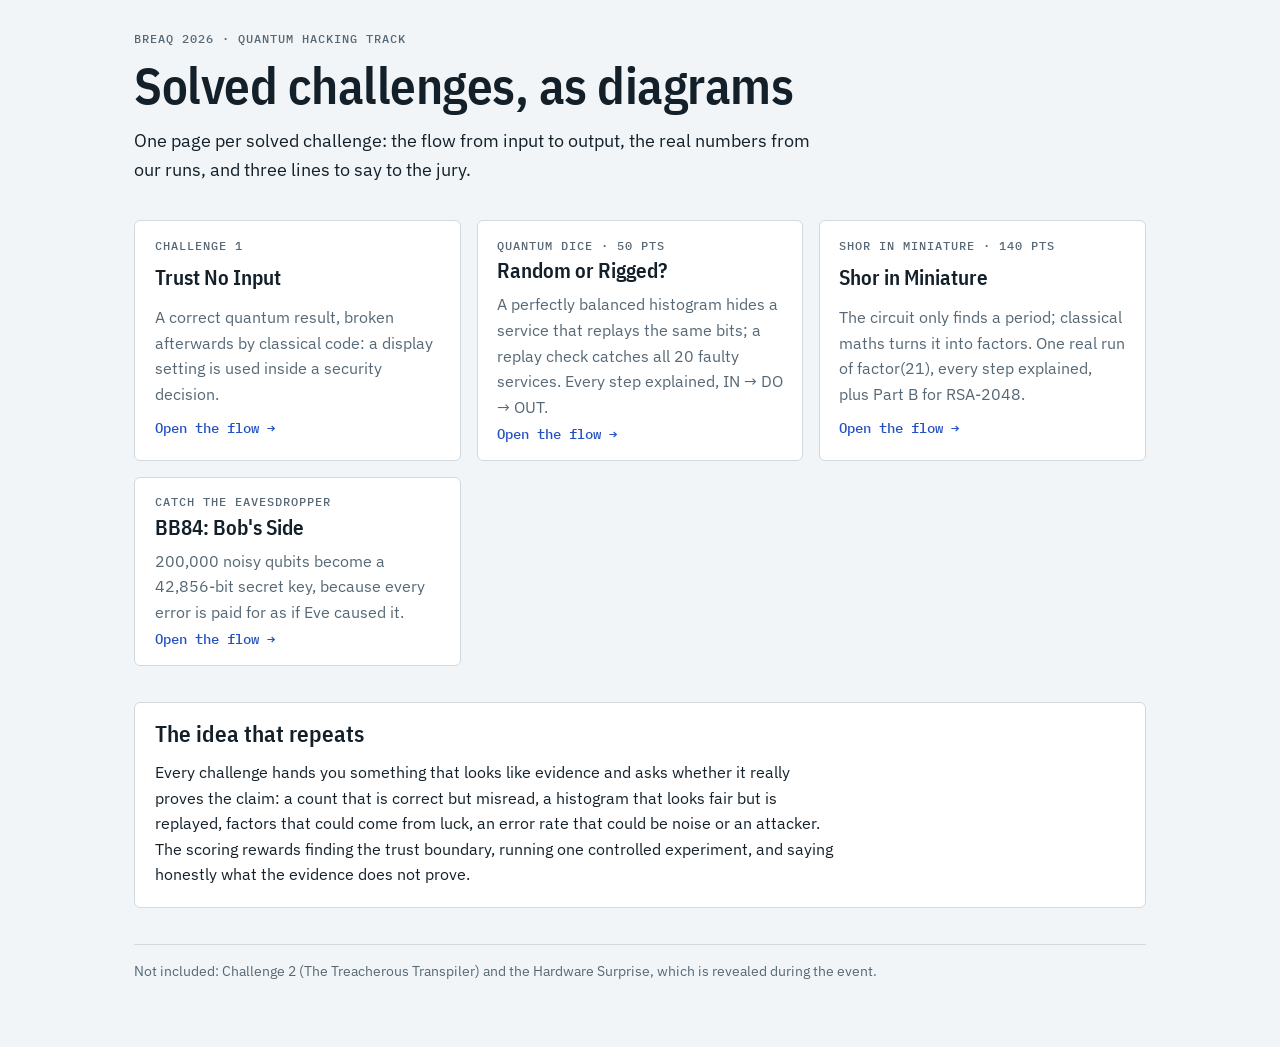
<file: diagrams/index.html>
<!doctype html>
<html lang="en">
<head>
<meta charset="utf-8">
<meta name="viewport" content="width=device-width, initial-scale=1, viewport-fit=cover">
<title>BreaQ Hacking Diagrams</title>
<link rel="preconnect" href="https://fonts.googleapis.com">
<link rel="stylesheet" href="https://fonts.googleapis.com/css2?family=IBM+Plex+Mono:wght@400;500;600&family=IBM+Plex+Sans+Condensed:wght@500;600&family=IBM+Plex+Sans:wght@400;500;600&display=swap">
<link rel="stylesheet" href="diagrams.css">
</head>
<body>
<main class="page">
  <header>
    <span class="eyebrow">BreaQ 2026 · Quantum Hacking Track</span>
    <h1>Solved challenges, as diagrams</h1>
    <p class="lede">One page per solved challenge: the flow from input to output, the real numbers from our runs, and three lines to say to the jury.</p>
  </header>

  <div class="cards">
    <a href="ch1-trust-no-input.html">
      <span class="eyebrow">Challenge 1</span>
      <h2>Trust No Input</h2>
      <p>A correct quantum result, broken afterwards by classical code: a display setting is used inside a security decision.</p>
      <span class="go">Open the flow →</span>
    </a>
    <a href="quantum-dice.html">
      <span class="eyebrow">Quantum Dice · 50 pts</span>
      <h2>Random or Rigged?</h2>
      <p>A perfectly balanced histogram hides a service that replays the same bits; a replay check catches all 20 faulty services. Every step explained, IN → DO → OUT.</p>
      <span class="go">Open the flow →</span>
    </a>
    <a href="shor-in-miniature.html">
      <span class="eyebrow">Shor in Miniature · 140 pts</span>
      <h2>Shor in Miniature</h2>
      <p>The circuit only finds a period; classical maths turns it into factors. One real run of factor(21), every step explained, plus Part B for RSA-2048.</p>
      <span class="go">Open the flow →</span>
    </a>
    <a href="bb84-bob.html">
      <span class="eyebrow">Catch the Eavesdropper</span>
      <h2>BB84: Bob's Side</h2>
      <p>200,000 noisy qubits become a 42,856-bit secret key, because every error is paid for as if Eve caused it.</p>
      <span class="go">Open the flow →</span>
    </a>
  </div>

  <section class="panel" aria-labelledby="pattern-h">
    <h2 id="pattern-h">The idea that repeats</h2>
    <p>Every challenge hands you something that looks like evidence and asks whether it really proves the claim: a count that is correct but misread, a histogram that looks fair but is replayed, factors that could come from luck, an error rate that could be noise or an attacker. The scoring rewards finding the trust boundary, running one controlled experiment, and saying honestly what the evidence does not prove.</p>
  </section>

  <footer>Not included: Challenge 2 (The Treacherous Transpiler) and the Hardware Surprise, which is revealed during the event.</footer>
</main>
</body>
</html>
</file>
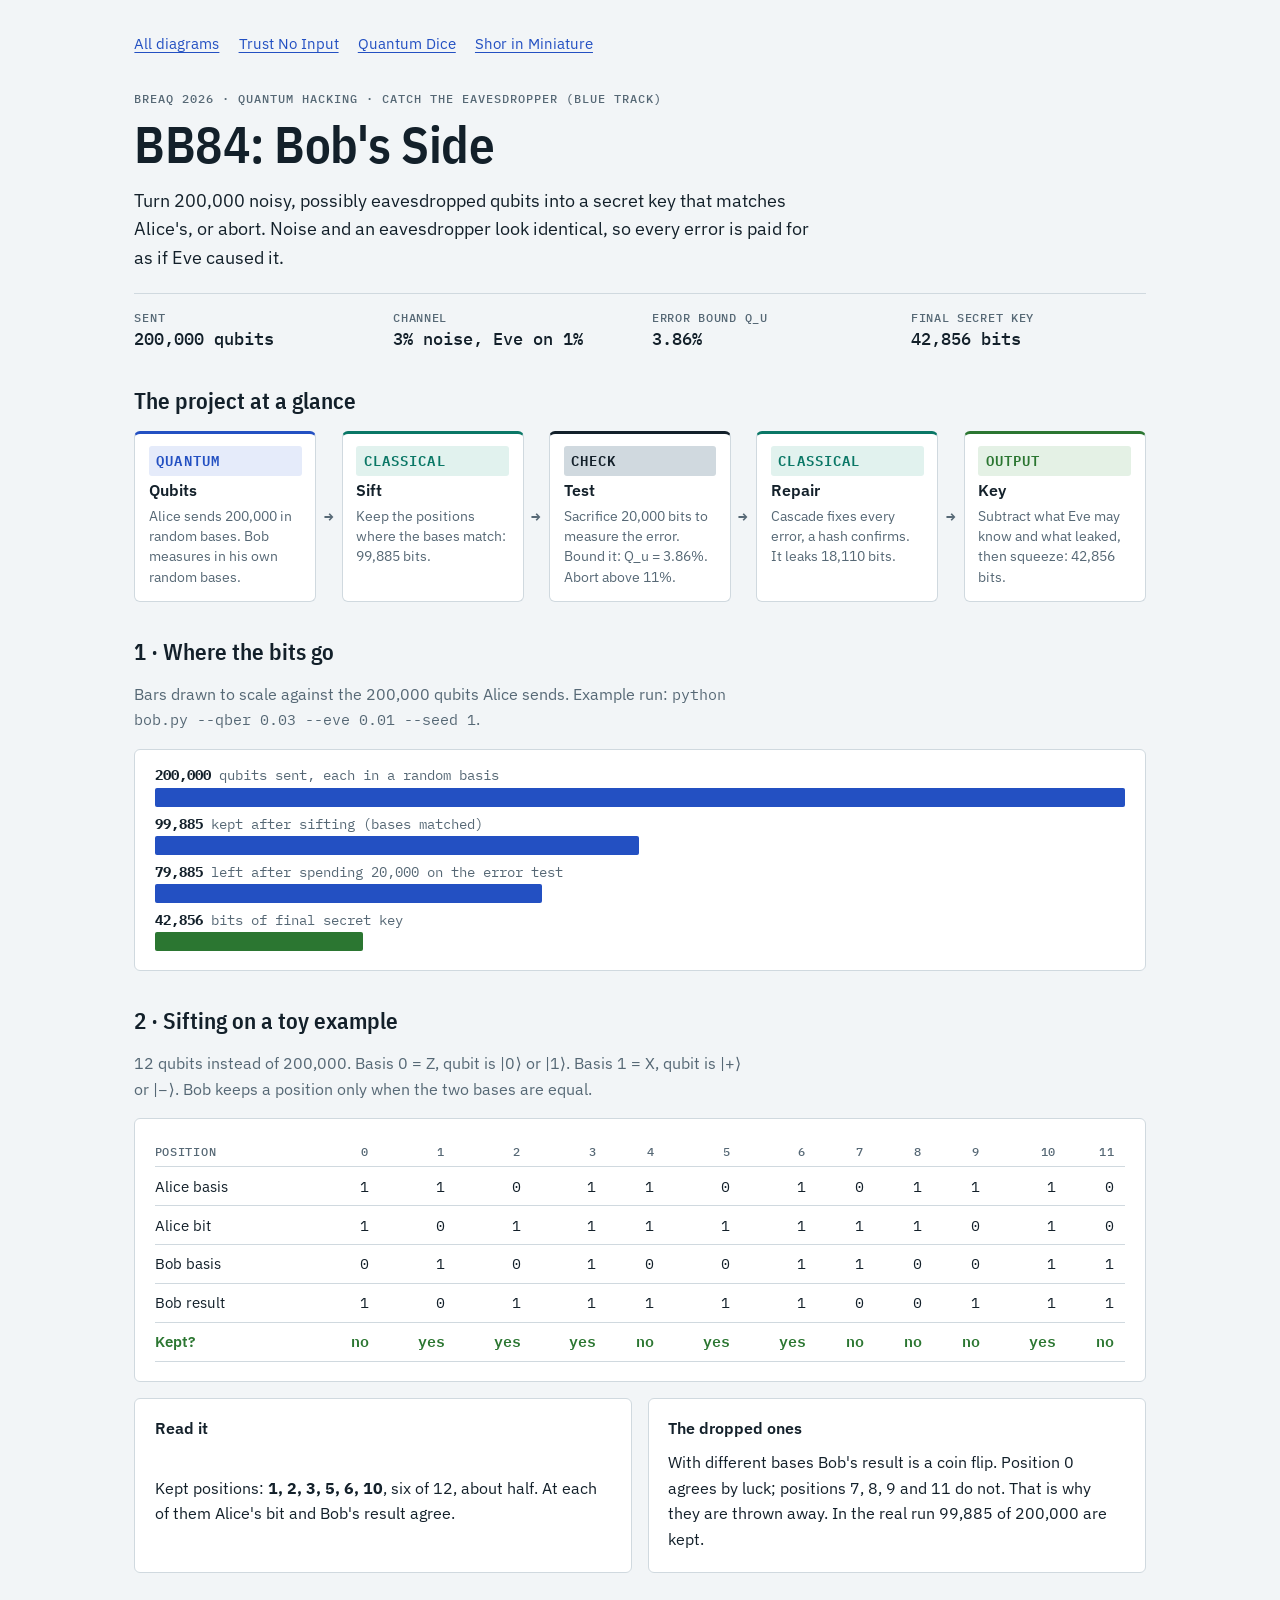
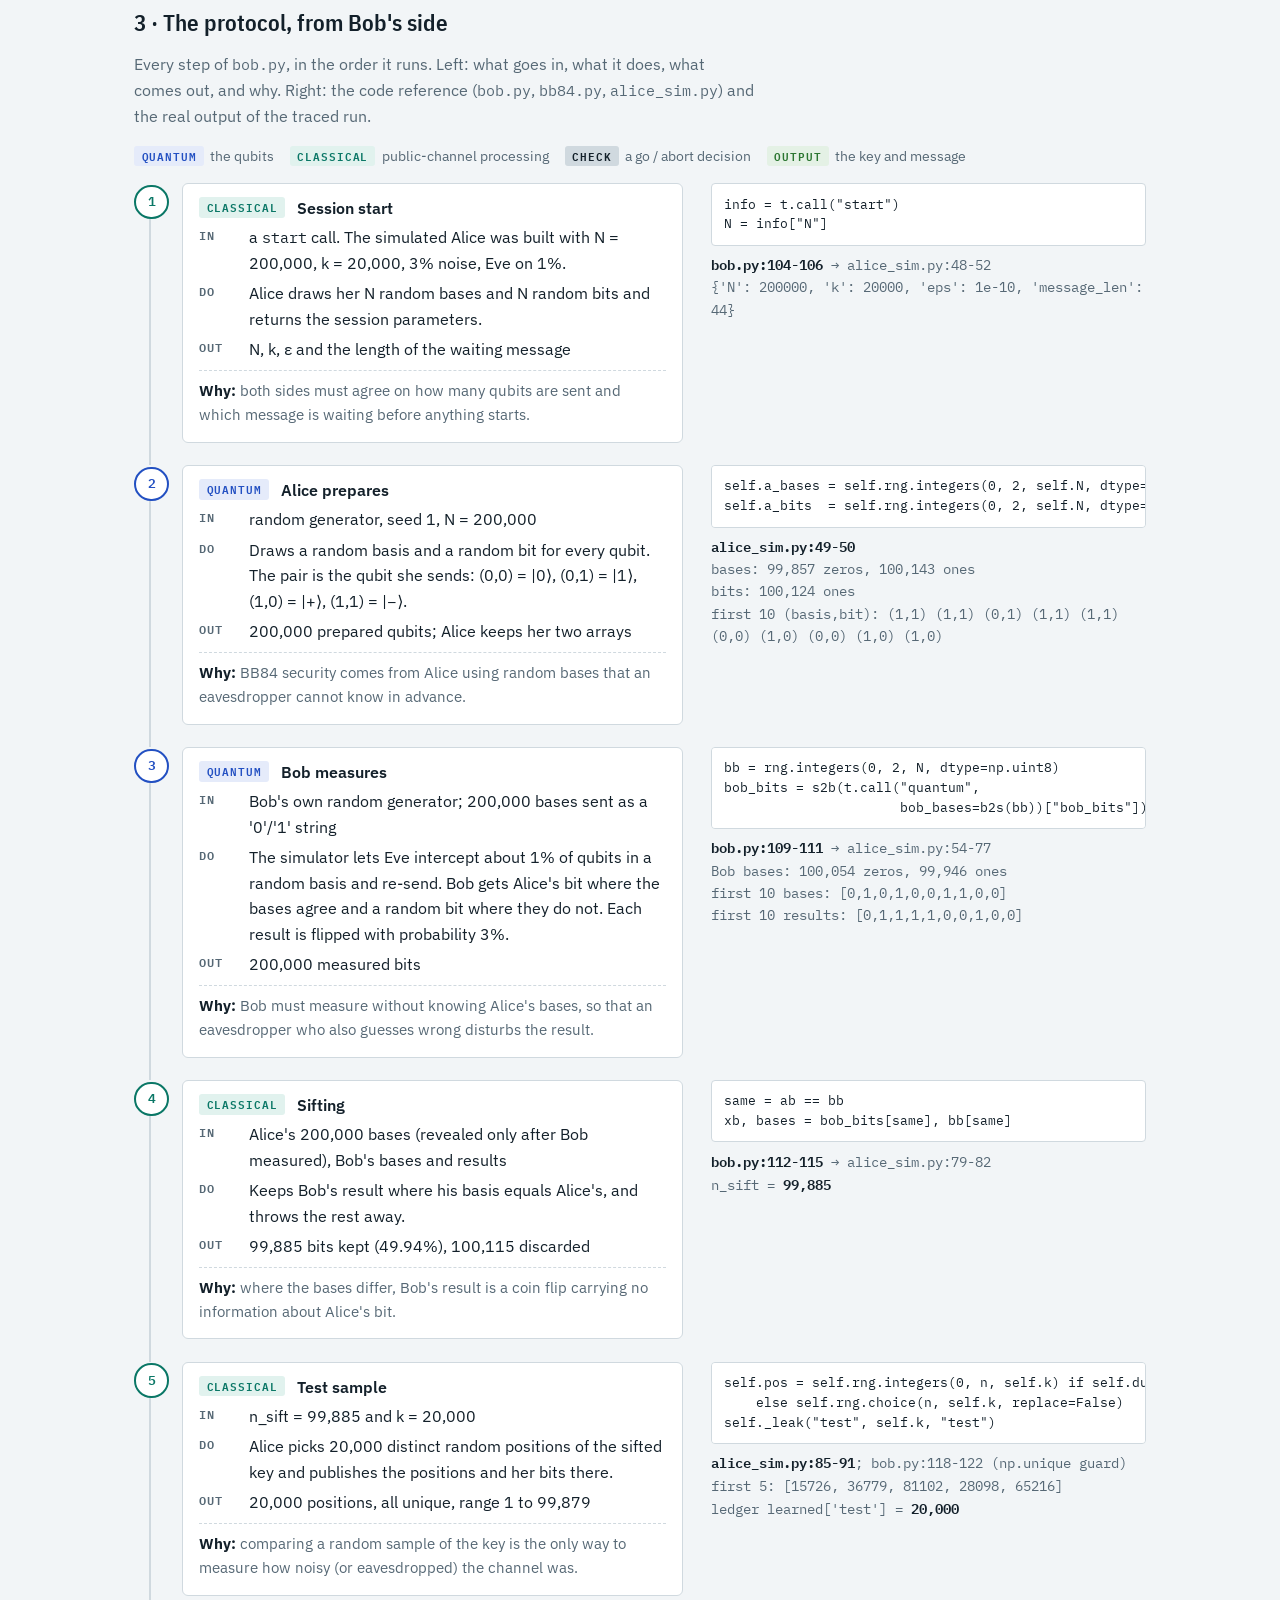
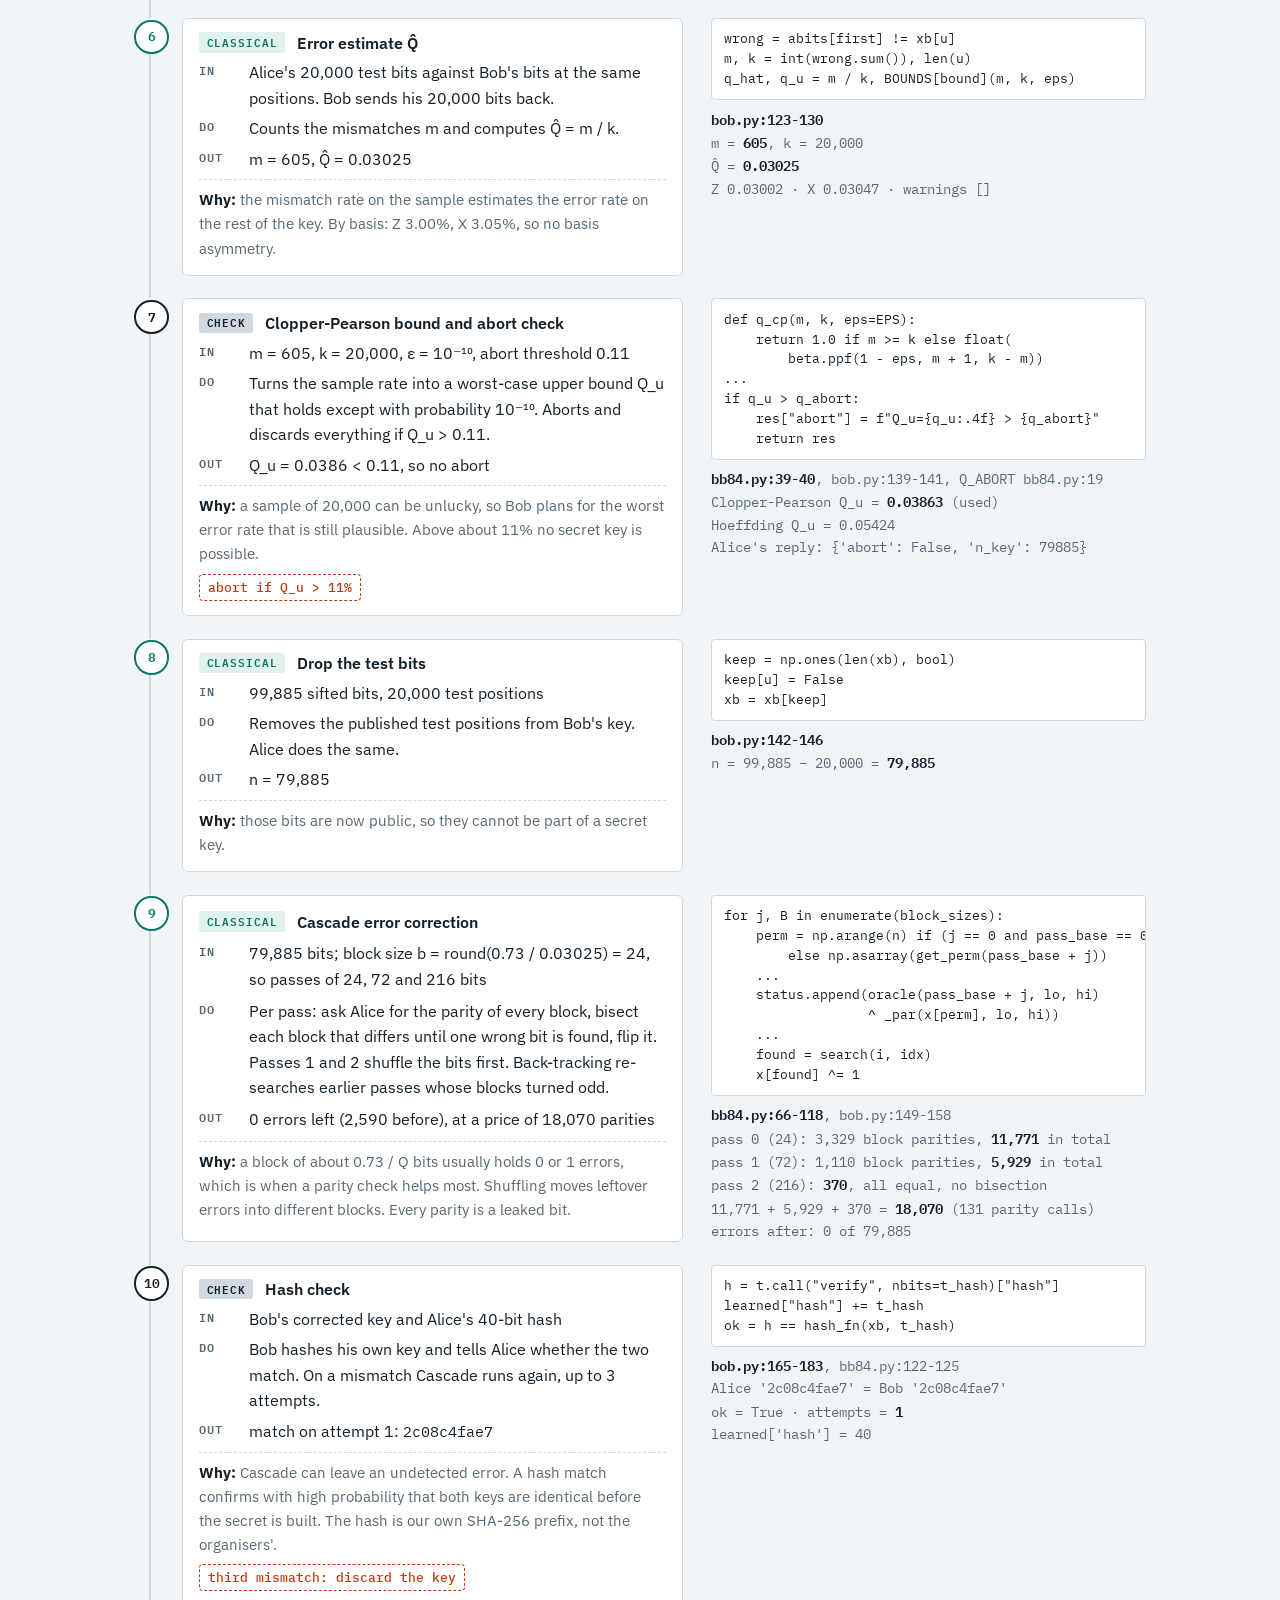
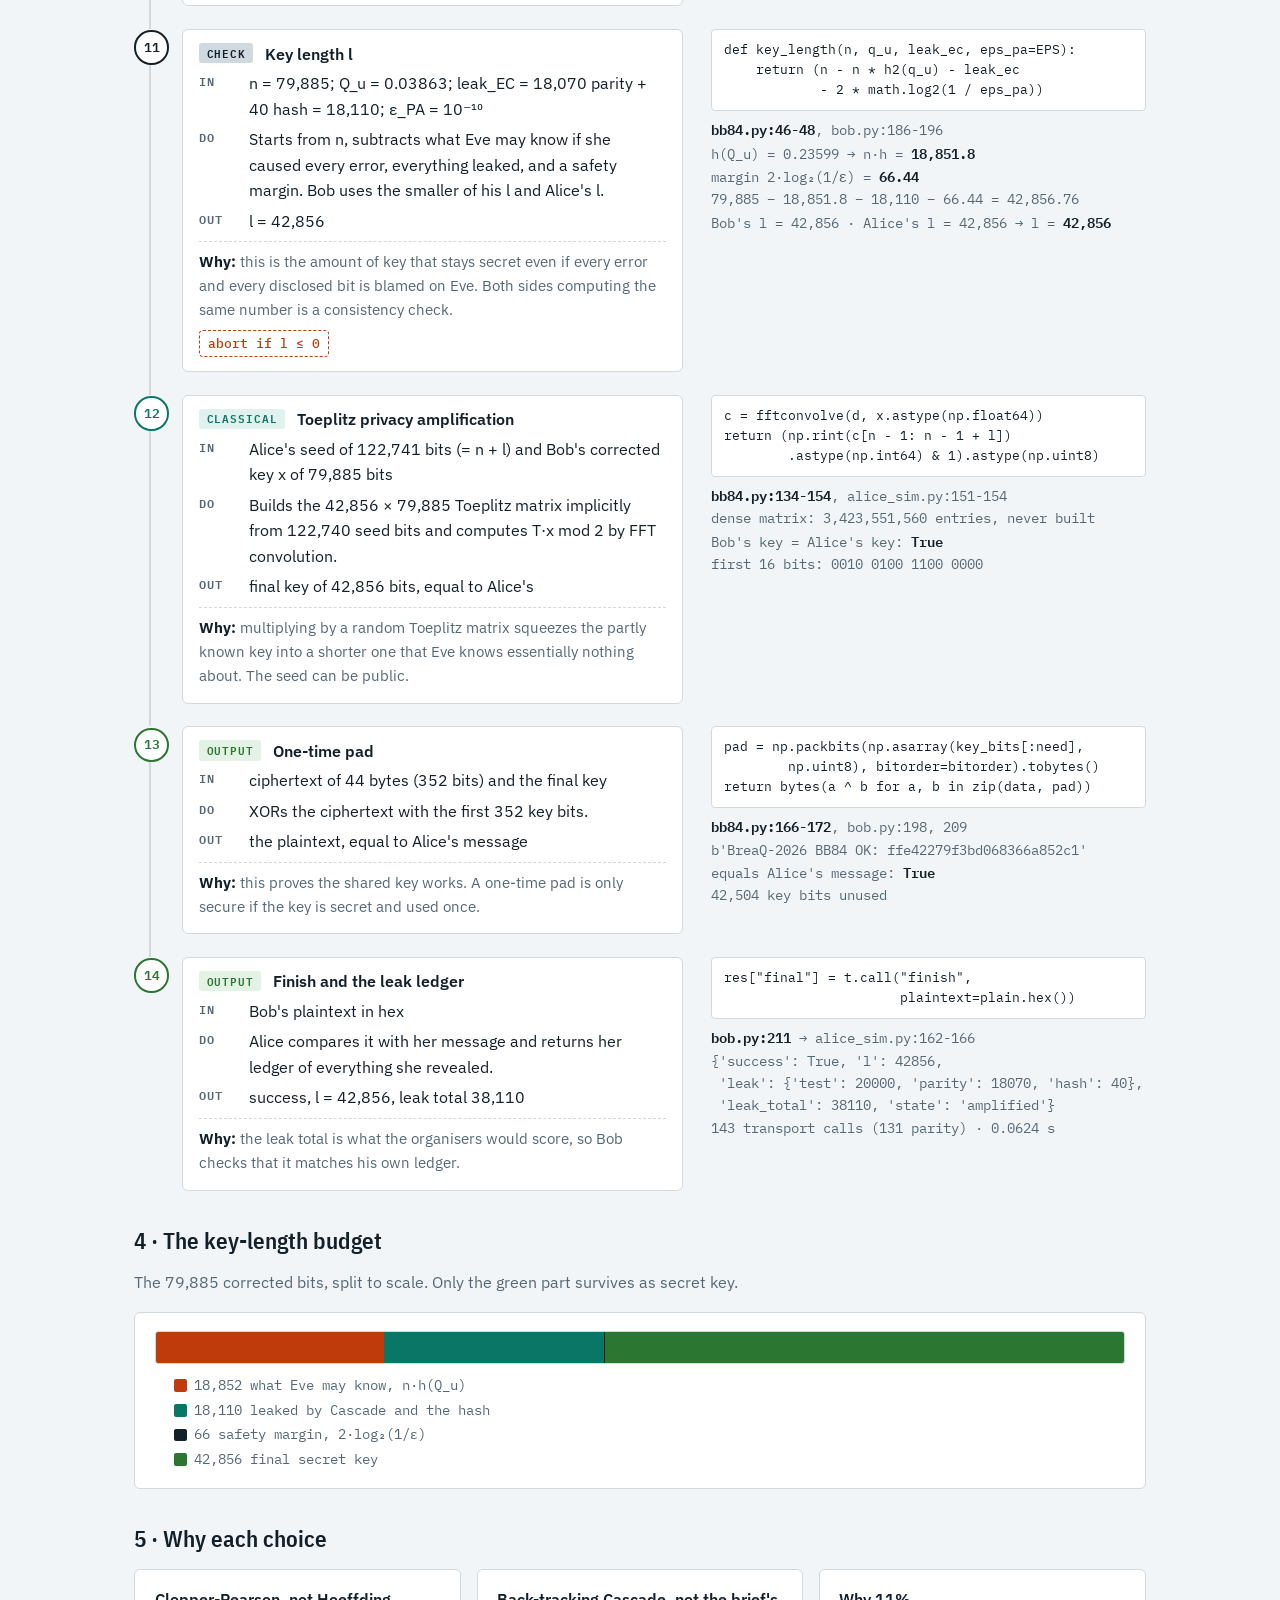
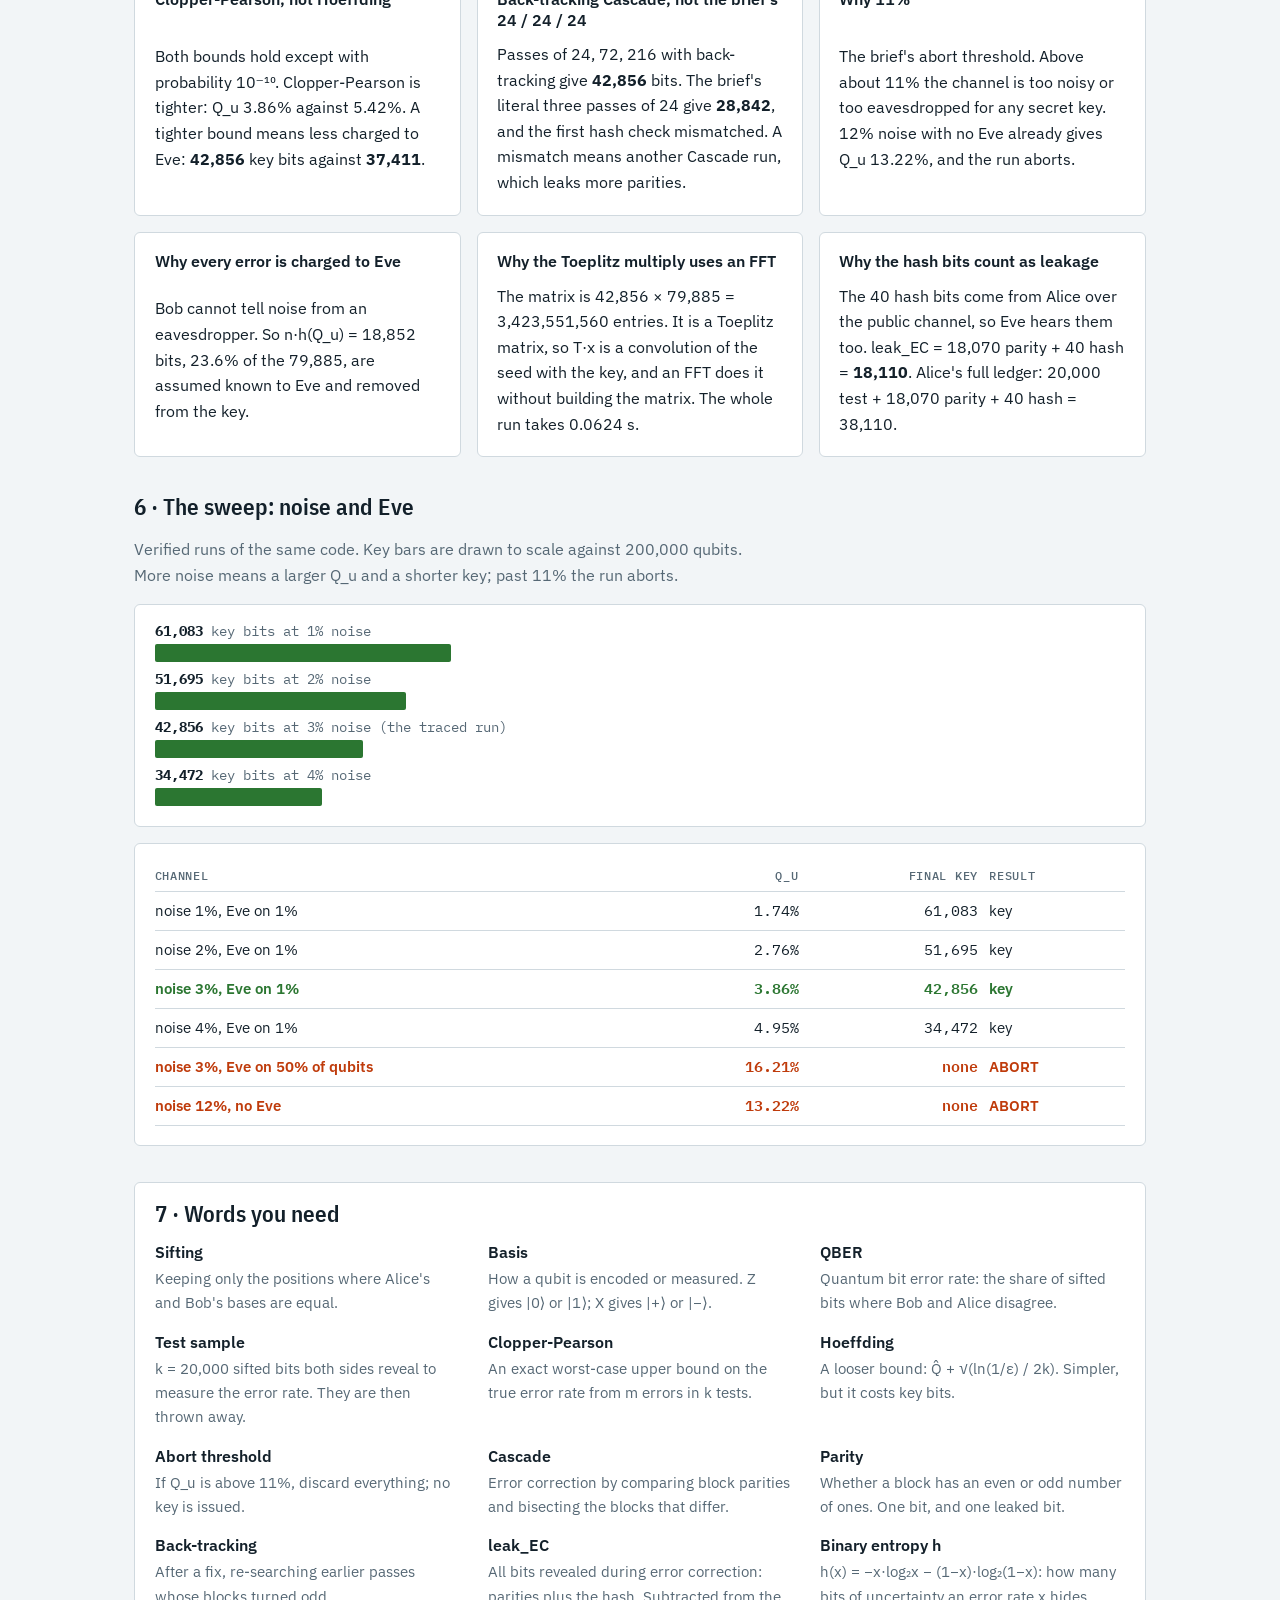
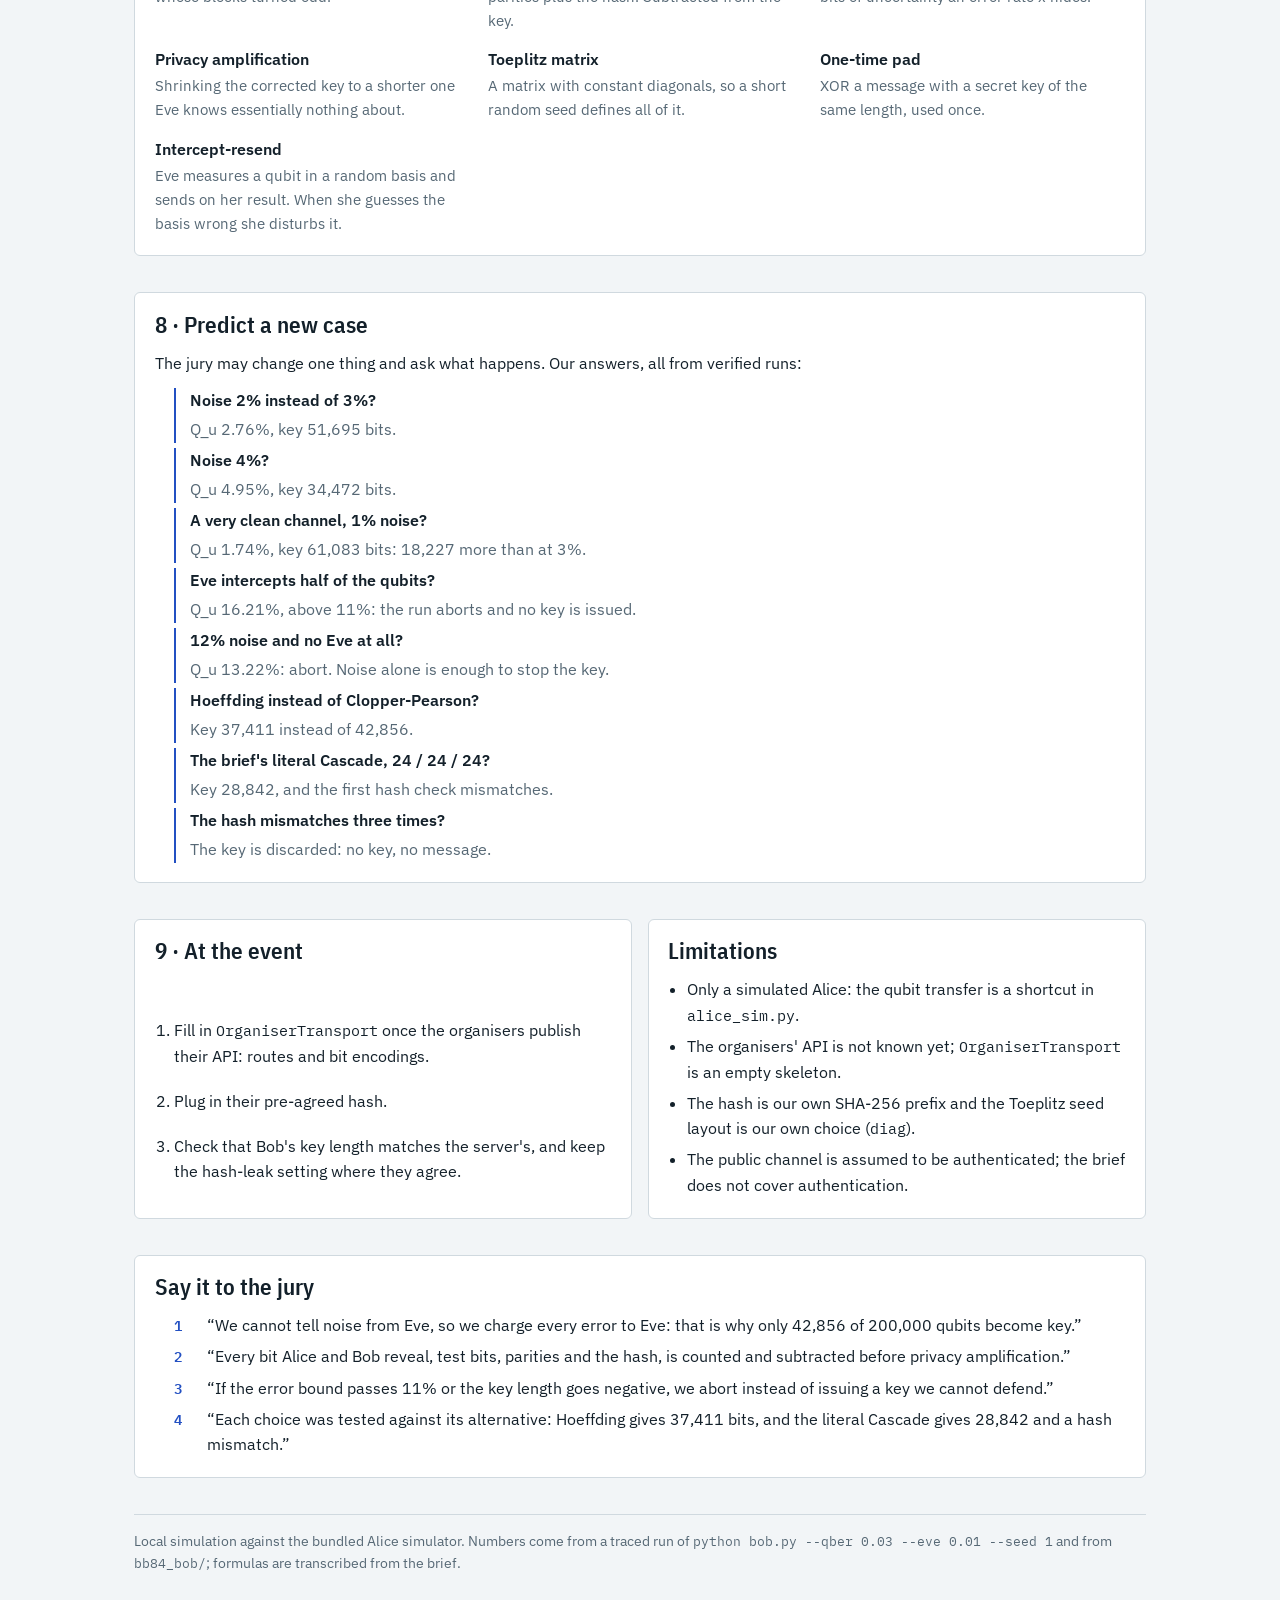
<file: diagrams/bb84-bob.html>
<!doctype html>
<html lang="en">
<head>
<meta charset="utf-8">
<meta name="viewport" content="width=device-width, initial-scale=1, viewport-fit=cover">
<title>BB84 Bob Pipeline</title>
<link rel="preconnect" href="https://fonts.googleapis.com">
<link rel="stylesheet" href="https://fonts.googleapis.com/css2?family=IBM+Plex+Mono:wght@400;500;600&family=IBM+Plex+Sans+Condensed:wght@500;600&family=IBM+Plex+Sans:wght@400;500;600&display=swap">
<link rel="stylesheet" href="diagrams.css">
</head>
<body>
<main class="page">
  <nav class="crumbs"><a href="index.html">All diagrams</a><a href="ch1-trust-no-input.html">Trust No Input</a><a href="quantum-dice.html">Quantum Dice</a><a href="shor-in-miniature.html">Shor in Miniature</a></nav>

  <header>
    <span class="eyebrow">BreaQ 2026 · Quantum Hacking · Catch the Eavesdropper (Blue Track)</span>
    <h1>BB84: Bob's Side</h1>
    <p class="lede">Turn 200,000 noisy, possibly eavesdropped qubits into a secret key that matches Alice's, or abort. Noise and an eavesdropper look identical, so every error is paid for as if Eve caused it.</p>
    <dl class="facts">
      <div><dt>Sent</dt><dd>200,000 qubits</dd></div>
      <div><dt>Channel</dt><dd>3% noise, Eve on 1%</dd></div>
      <div><dt>Error bound Q_u</dt><dd>3.86%</dd></div>
      <div><dt>Final secret key</dt><dd>42,856 bits</dd></div>
    </dl>
  </header>

  <section aria-labelledby="glance-h">
    <h2 id="glance-h">The project at a glance</h2>
    <ol class="pipe">
      <li class="quantum"><span class="tag quantum">quantum</span><b>Qubits</b><span>Alice sends 200,000 in random bases. Bob measures in his own random bases.</span></li>
      <li class="classical"><span class="tag classical">classical</span><b>Sift</b><span>Keep the positions where the bases match: 99,885 bits.</span></li>
      <li class="check"><span class="tag check">check</span><b>Test</b><span>Sacrifice 20,000 bits to measure the error. Bound it: Q_u = 3.86%. Abort above 11%.</span></li>
      <li class="classical"><span class="tag classical">classical</span><b>Repair</b><span>Cascade fixes every error, a hash confirms. It leaks 18,110 bits.</span></li>
      <li class="out"><span class="tag out">output</span><b>Key</b><span>Subtract what Eve may know and what leaked, then squeeze: 42,856 bits.</span></li>
    </ol>
  </section>

  <section aria-labelledby="funnel-h">
    <h2 id="funnel-h">1 · Where the bits go</h2>
    <p class="section-intro">Bars drawn to scale against the 200,000 qubits Alice sends. Example run: <code>python bob.py --qber 0.03 --eve 0.01 --seed 1</code>.</p>
    <div class="panel funnel">
      <div class="funnel-row"><span><b>200,000</b> qubits sent, each in a random basis</span><i style="width:100%"></i></div>
      <div class="funnel-row"><span><b>99,885</b> kept after sifting (bases matched)</span><i style="width:49.94%"></i></div>
      <div class="funnel-row"><span><b>79,885</b> left after spending 20,000 on the error test</span><i style="width:39.94%"></i></div>
      <div class="funnel-row key"><span><b>42,856</b> bits of final secret key</span><i style="width:21.43%"></i></div>
    </div>
  </section>

  <section aria-labelledby="toy-h">
    <h2 id="toy-h">2 · Sifting on a toy example</h2>
    <p class="section-intro">12 qubits instead of 200,000. Basis 0 = Z, qubit is |0⟩ or |1⟩. Basis 1 = X, qubit is |+⟩ or |−⟩. Bob keeps a position only when the two bases are equal.</p>
    <div class="panel table-wrap">
      <table>
        <thead><tr><th>Position</th><th class="num">0</th><th class="num">1</th><th class="num">2</th><th class="num">3</th><th class="num">4</th><th class="num">5</th><th class="num">6</th><th class="num">7</th><th class="num">8</th><th class="num">9</th><th class="num">10</th><th class="num">11</th></tr></thead>
        <tbody>
          <tr><td>Alice basis</td><td class="num">1</td><td class="num">1</td><td class="num">0</td><td class="num">1</td><td class="num">1</td><td class="num">0</td><td class="num">1</td><td class="num">0</td><td class="num">1</td><td class="num">1</td><td class="num">1</td><td class="num">0</td></tr>
          <tr><td>Alice bit</td><td class="num">1</td><td class="num">0</td><td class="num">1</td><td class="num">1</td><td class="num">1</td><td class="num">1</td><td class="num">1</td><td class="num">1</td><td class="num">1</td><td class="num">0</td><td class="num">1</td><td class="num">0</td></tr>
          <tr><td>Bob basis</td><td class="num">0</td><td class="num">1</td><td class="num">0</td><td class="num">1</td><td class="num">0</td><td class="num">0</td><td class="num">1</td><td class="num">1</td><td class="num">0</td><td class="num">0</td><td class="num">1</td><td class="num">1</td></tr>
          <tr><td>Bob result</td><td class="num">1</td><td class="num">0</td><td class="num">1</td><td class="num">1</td><td class="num">1</td><td class="num">1</td><td class="num">1</td><td class="num">0</td><td class="num">0</td><td class="num">1</td><td class="num">1</td><td class="num">1</td></tr>
          <tr class="pass"><td>Kept?</td><td class="num">no</td><td class="num">yes</td><td class="num">yes</td><td class="num">yes</td><td class="num">no</td><td class="num">yes</td><td class="num">yes</td><td class="num">no</td><td class="num">no</td><td class="num">no</td><td class="num">yes</td><td class="num">no</td></tr>
        </tbody>
      </table>
    </div>
    <div class="grid-2">
      <div class="panel">
        <h3>Read it</h3>
        <p>Kept positions: <b>1, 2, 3, 5, 6, 10</b>, six of 12, about half. At each of them Alice's bit and Bob's result agree.</p>
      </div>
      <div class="panel">
        <h3>The dropped ones</h3>
        <p>With different bases Bob's result is a coin flip. Position 0 agrees by luck; positions 7, 8, 9 and 11 do not. That is why they are thrown away. In the real run 99,885 of 200,000 are kept.</p>
      </div>
    </div>
  </section>

  <section aria-labelledby="flow-h">
    <h2 id="flow-h">3 · The protocol, from Bob's side</h2>
    <p class="section-intro">Every step of <code>bob.py</code>, in the order it runs. Left: what goes in, what it does, what comes out, and why. Right: the code reference (<code>bob.py</code>, <code>bb84.py</code>, <code>alice_sim.py</code>) and the real output of the traced run.</p>
    <ul class="legend">
      <li><span class="tag quantum">quantum</span> the qubits</li>
      <li><span class="tag classical">classical</span> public-channel processing</li>
      <li><span class="tag check">check</span> a go / abort decision</li>
      <li><span class="tag out">output</span> the key and message</li>
    </ul>
    <ol class="flow">
      <li class="stage classical">
        <div class="card">
          <div class="card-head"><span class="tag classical">classical</span><h3>Session start</h3></div>
          <dl class="io">
            <dt>IN</dt><dd>a <code>start</code> call. The simulated Alice was built with N = 200,000, k = 20,000, 3% noise, Eve on 1%.</dd>
            <dt>DO</dt><dd>Alice draws her N random bases and N random bits and returns the session parameters.</dd>
            <dt>OUT</dt><dd>N, k, ε and the length of the waiting message</dd>
          </dl>
          <p class="why"><b>Why:</b> both sides must agree on how many qubits are sent and which message is waiting before anything starts.</p>
        </div>
        <div class="note code-note">
<pre class="code">info = t.call("start")
N = info["N"]</pre>
          <p><b>bob.py:104-106</b> → alice_sim.py:48-52<br>{'N': 200000, 'k': 20000, 'eps': 1e-10, 'message_len': 44}</p>
        </div>
      </li>
      <li class="stage quantum">
        <div class="card">
          <div class="card-head"><span class="tag quantum">quantum</span><h3>Alice prepares</h3></div>
          <dl class="io">
            <dt>IN</dt><dd>random generator, seed 1, N = 200,000</dd>
            <dt>DO</dt><dd>Draws a random basis and a random bit for every qubit. The pair is the qubit she sends: (0,0) = |0⟩, (0,1) = |1⟩, (1,0) = |+⟩, (1,1) = |−⟩.</dd>
            <dt>OUT</dt><dd>200,000 prepared qubits; Alice keeps her two arrays</dd>
          </dl>
          <p class="why"><b>Why:</b> BB84 security comes from Alice using random bases that an eavesdropper cannot know in advance.</p>
        </div>
        <div class="note code-note">
<pre class="code">self.a_bases = self.rng.integers(0, 2, self.N, dtype=np.uint8)
self.a_bits  = self.rng.integers(0, 2, self.N, dtype=np.uint8)</pre>
          <p><b>alice_sim.py:49-50</b><br>bases: 99,857 zeros, 100,143 ones<br>bits: 100,124 ones<br>first 10 (basis,bit): (1,1) (1,1) (0,1) (1,1) (1,1) (0,0) (1,0) (0,0) (1,0) (1,0)</p>
        </div>
      </li>
      <li class="stage quantum">
        <div class="card">
          <div class="card-head"><span class="tag quantum">quantum</span><h3>Bob measures</h3></div>
          <dl class="io">
            <dt>IN</dt><dd>Bob's own random generator; 200,000 bases sent as a '0'/'1' string</dd>
            <dt>DO</dt><dd>The simulator lets Eve intercept about 1% of qubits in a random basis and re-send. Bob gets Alice's bit where the bases agree and a random bit where they do not. Each result is flipped with probability 3%.</dd>
            <dt>OUT</dt><dd>200,000 measured bits</dd>
          </dl>
          <p class="why"><b>Why:</b> Bob must measure without knowing Alice's bases, so that an eavesdropper who also guesses wrong disturbs the result.</p>
        </div>
        <div class="note code-note">
<pre class="code">bb = rng.integers(0, 2, N, dtype=np.uint8)
bob_bits = s2b(t.call("quantum",
                      bob_bases=b2s(bb))["bob_bits"])</pre>
          <p><b>bob.py:109-111</b> → alice_sim.py:54-77<br>Bob bases: 100,054 zeros, 99,946 ones<br>first 10 bases: [0,1,0,1,0,0,1,1,0,0]<br>first 10 results: [0,1,1,1,1,0,0,1,0,0]</p>
        </div>
      </li>
      <li class="stage classical">
        <div class="card">
          <div class="card-head"><span class="tag classical">classical</span><h3>Sifting</h3></div>
          <dl class="io">
            <dt>IN</dt><dd>Alice's 200,000 bases (revealed only after Bob measured), Bob's bases and results</dd>
            <dt>DO</dt><dd>Keeps Bob's result where his basis equals Alice's, and throws the rest away.</dd>
            <dt>OUT</dt><dd>99,885 bits kept (49.94%), 100,115 discarded</dd>
          </dl>
          <p class="why"><b>Why:</b> where the bases differ, Bob's result is a coin flip carrying no information about Alice's bit.</p>
        </div>
        <div class="note code-note">
<pre class="code">same = ab == bb
xb, bases = bob_bits[same], bb[same]</pre>
          <p><b>bob.py:112-115</b> → alice_sim.py:79-82<br>n_sift = <b>99,885</b></p>
        </div>
      </li>
      <li class="stage classical">
        <div class="card">
          <div class="card-head"><span class="tag classical">classical</span><h3>Test sample</h3></div>
          <dl class="io">
            <dt>IN</dt><dd>n_sift = 99,885 and k = 20,000</dd>
            <dt>DO</dt><dd>Alice picks 20,000 distinct random positions of the sifted key and publishes the positions and her bits there.</dd>
            <dt>OUT</dt><dd>20,000 positions, all unique, range 1 to 99,879</dd>
          </dl>
          <p class="why"><b>Why:</b> comparing a random sample of the key is the only way to measure how noisy (or eavesdropped) the channel was.</p>
        </div>
        <div class="note code-note">
<pre class="code">self.pos = self.rng.integers(0, n, self.k) if self.dup \
    else self.rng.choice(n, self.k, replace=False)
self._leak("test", self.k, "test")</pre>
          <p><b>alice_sim.py:85-91</b>; bob.py:118-122 (np.unique guard)<br>first 5: [15726, 36779, 81102, 28098, 65216]<br>ledger learned['test'] = <b>20,000</b></p>
        </div>
      </li>
      <li class="stage classical">
        <div class="card">
          <div class="card-head"><span class="tag classical">classical</span><h3>Error estimate Q̂</h3></div>
          <dl class="io">
            <dt>IN</dt><dd>Alice's 20,000 test bits against Bob's bits at the same positions. Bob sends his 20,000 bits back.</dd>
            <dt>DO</dt><dd>Counts the mismatches m and computes Q̂ = m / k.</dd>
            <dt>OUT</dt><dd>m = 605, Q̂ = 0.03025</dd>
          </dl>
          <p class="why"><b>Why:</b> the mismatch rate on the sample estimates the error rate on the rest of the key. By basis: Z 3.00%, X 3.05%, so no basis asymmetry.</p>
        </div>
        <div class="note code-note">
<pre class="code">wrong = abits[first] != xb[u]
m, k = int(wrong.sum()), len(u)
q_hat, q_u = m / k, BOUNDS[bound](m, k, eps)</pre>
          <p><b>bob.py:123-130</b><br>m = <b>605</b>, k = 20,000<br>Q̂ = <b>0.03025</b><br>Z 0.03002 · X 0.03047 · warnings []</p>
        </div>
      </li>
      <li class="stage check">
        <div class="card">
          <div class="card-head"><span class="tag check">check</span><h3>Clopper-Pearson bound and abort check</h3></div>
          <dl class="io">
            <dt>IN</dt><dd>m = 605, k = 20,000, ε = 10⁻¹⁰, abort threshold 0.11</dd>
            <dt>DO</dt><dd>Turns the sample rate into a worst-case upper bound Q_u that holds except with probability 10⁻¹⁰. Aborts and discards everything if Q_u &gt; 0.11.</dd>
            <dt>OUT</dt><dd>Q_u = 0.0386 &lt; 0.11, so no abort</dd>
          </dl>
          <p class="why"><b>Why:</b> a sample of 20,000 can be unlucky, so Bob plans for the worst error rate that is still plausible. Above about 11% no secret key is possible.</p>
          <span class="branch">abort if Q_u &gt; 11%</span>
        </div>
        <div class="note code-note">
<pre class="code">def q_cp(m, k, eps=EPS):
    return 1.0 if m &gt;= k else float(
        beta.ppf(1 - eps, m + 1, k - m))
...
if q_u &gt; q_abort:
    res["abort"] = f"Q_u={q_u:.4f} &gt; {q_abort}"
    return res</pre>
          <p><b>bb84.py:39-40</b>, bob.py:139-141, Q_ABORT bb84.py:19<br>Clopper-Pearson Q_u = <b>0.03863</b> (used)<br>Hoeffding Q_u = 0.05424<br>Alice's reply: {'abort': False, 'n_key': 79885}</p>
        </div>
      </li>
      <li class="stage classical">
        <div class="card">
          <div class="card-head"><span class="tag classical">classical</span><h3>Drop the test bits</h3></div>
          <dl class="io">
            <dt>IN</dt><dd>99,885 sifted bits, 20,000 test positions</dd>
            <dt>DO</dt><dd>Removes the published test positions from Bob's key. Alice does the same.</dd>
            <dt>OUT</dt><dd>n = 79,885</dd>
          </dl>
          <p class="why"><b>Why:</b> those bits are now public, so they cannot be part of a secret key.</p>
        </div>
        <div class="note code-note">
<pre class="code">keep = np.ones(len(xb), bool)
keep[u] = False
xb = xb[keep]</pre>
          <p><b>bob.py:142-146</b><br>n = 99,885 − 20,000 = <b>79,885</b></p>
        </div>
      </li>
      <li class="stage classical">
        <div class="card">
          <div class="card-head"><span class="tag classical">classical</span><h3>Cascade error correction</h3></div>
          <dl class="io">
            <dt>IN</dt><dd>79,885 bits; block size b = round(0.73 / 0.03025) = 24, so passes of 24, 72 and 216 bits</dd>
            <dt>DO</dt><dd>Per pass: ask Alice for the parity of every block, bisect each block that differs until one wrong bit is found, flip it. Passes 1 and 2 shuffle the bits first. Back-tracking re-searches earlier passes whose blocks turned odd.</dd>
            <dt>OUT</dt><dd>0 errors left (2,590 before), at a price of 18,070 parities</dd>
          </dl>
          <p class="why"><b>Why:</b> a block of about 0.73 / Q bits usually holds 0 or 1 errors, which is when a parity check helps most. Shuffling moves leftover errors into different blocks. Every parity is a leaked bit.</p>
        </div>
        <div class="note code-note">
<pre class="code">for j, B in enumerate(block_sizes):
    perm = np.arange(n) if (j == 0 and pass_base == 0) \
        else np.asarray(get_perm(pass_base + j))
    ...
    status.append(oracle(pass_base + j, lo, hi)
                  ^ _par(x[perm], lo, hi))
    ...
    found = search(i, idx)
    x[found] ^= 1</pre>
          <p><b>bb84.py:66-118</b>, bob.py:149-158<br>pass 0 (24): 3,329 block parities, <b>11,771</b> in total<br>pass 1 (72): 1,110 block parities, <b>5,929</b> in total<br>pass 2 (216): <b>370</b>, all equal, no bisection<br>11,771 + 5,929 + 370 = <b>18,070</b> (131 parity calls)<br>errors after: 0 of 79,885</p>
        </div>
      </li>
      <li class="stage check">
        <div class="card">
          <div class="card-head"><span class="tag check">check</span><h3>Hash check</h3></div>
          <dl class="io">
            <dt>IN</dt><dd>Bob's corrected key and Alice's 40-bit hash</dd>
            <dt>DO</dt><dd>Bob hashes his own key and tells Alice whether the two match. On a mismatch Cascade runs again, up to 3 attempts.</dd>
            <dt>OUT</dt><dd>match on attempt 1: <code>2c08c4fae7</code></dd>
          </dl>
          <p class="why"><b>Why:</b> Cascade can leave an undetected error. A hash match confirms with high probability that both keys are identical before the secret is built. The hash is our own SHA-256 prefix, not the organisers'.</p>
          <span class="branch">third mismatch: discard the key</span>
        </div>
        <div class="note code-note">
<pre class="code">h = t.call("verify", nbits=t_hash)["hash"]
learned["hash"] += t_hash
ok = h == hash_fn(xb, t_hash)</pre>
          <p><b>bob.py:165-183</b>, bb84.py:122-125<br>Alice '2c08c4fae7' = Bob '2c08c4fae7'<br>ok = True · attempts = <b>1</b><br>learned['hash'] = 40</p>
        </div>
      </li>
      <li class="stage check">
        <div class="card">
          <div class="card-head"><span class="tag check">check</span><h3>Key length l</h3></div>
          <dl class="io">
            <dt>IN</dt><dd>n = 79,885; Q_u = 0.03863; leak_EC = 18,070 parity + 40 hash = 18,110; ε_PA = 10⁻¹⁰</dd>
            <dt>DO</dt><dd>Starts from n, subtracts what Eve may know if she caused every error, everything leaked, and a safety margin. Bob uses the smaller of his l and Alice's l.</dd>
            <dt>OUT</dt><dd>l = 42,856</dd>
          </dl>
          <p class="why"><b>Why:</b> this is the amount of key that stays secret even if every error and every disclosed bit is blamed on Eve. Both sides computing the same number is a consistency check.</p>
          <span class="branch">abort if l ≤ 0</span>
        </div>
        <div class="note code-note">
<pre class="code">def key_length(n, q_u, leak_ec, eps_pa=EPS):
    return (n - n * h2(q_u) - leak_ec
            - 2 * math.log2(1 / eps_pa))</pre>
          <p><b>bb84.py:46-48</b>, bob.py:186-196<br>h(Q_u) = 0.23599 → n·h = <b>18,851.8</b><br>margin 2·log₂(1/ε) = <b>66.44</b><br>79,885 − 18,851.8 − 18,110 − 66.44 = 42,856.76<br>Bob's l = 42,856 · Alice's l = 42,856 → l = <b>42,856</b></p>
        </div>
      </li>
      <li class="stage classical">
        <div class="card">
          <div class="card-head"><span class="tag classical">classical</span><h3>Toeplitz privacy amplification</h3></div>
          <dl class="io">
            <dt>IN</dt><dd>Alice's seed of 122,741 bits (= n + l) and Bob's corrected key x of 79,885 bits</dd>
            <dt>DO</dt><dd>Builds the 42,856 × 79,885 Toeplitz matrix implicitly from 122,740 seed bits and computes T·x mod 2 by FFT convolution.</dd>
            <dt>OUT</dt><dd>final key of 42,856 bits, equal to Alice's</dd>
          </dl>
          <p class="why"><b>Why:</b> multiplying by a random Toeplitz matrix squeezes the partly known key into a shorter one that Eve knows essentially nothing about. The seed can be public.</p>
        </div>
        <div class="note code-note">
<pre class="code">c = fftconvolve(d, x.astype(np.float64))
return (np.rint(c[n - 1: n - 1 + l])
        .astype(np.int64) &amp; 1).astype(np.uint8)</pre>
          <p><b>bb84.py:134-154</b>, alice_sim.py:151-154<br>dense matrix: 3,423,551,560 entries, never built<br>Bob's key = Alice's key: <b>True</b><br>first 16 bits: 0010 0100 1100 0000</p>
        </div>
      </li>
      <li class="stage out">
        <div class="card">
          <div class="card-head"><span class="tag out">output</span><h3>One-time pad</h3></div>
          <dl class="io">
            <dt>IN</dt><dd>ciphertext of 44 bytes (352 bits) and the final key</dd>
            <dt>DO</dt><dd>XORs the ciphertext with the first 352 key bits.</dd>
            <dt>OUT</dt><dd>the plaintext, equal to Alice's message</dd>
          </dl>
          <p class="why"><b>Why:</b> this proves the shared key works. A one-time pad is only secure if the key is secret and used once.</p>
        </div>
        <div class="note code-note">
<pre class="code">pad = np.packbits(np.asarray(key_bits[:need],
        np.uint8), bitorder=bitorder).tobytes()
return bytes(a ^ b for a, b in zip(data, pad))</pre>
          <p><b>bb84.py:166-172</b>, bob.py:198, 209<br>b'BreaQ-2026 BB84 OK: ffe42279f3bd068366a852c1'<br>equals Alice's message: <b>True</b><br>42,504 key bits unused</p>
        </div>
      </li>
      <li class="stage out">
        <div class="card">
          <div class="card-head"><span class="tag out">output</span><h3>Finish and the leak ledger</h3></div>
          <dl class="io">
            <dt>IN</dt><dd>Bob's plaintext in hex</dd>
            <dt>DO</dt><dd>Alice compares it with her message and returns her ledger of everything she revealed.</dd>
            <dt>OUT</dt><dd>success, l = 42,856, leak total 38,110</dd>
          </dl>
          <p class="why"><b>Why:</b> the leak total is what the organisers would score, so Bob checks that it matches his own ledger.</p>
        </div>
        <div class="note code-note">
<pre class="code">res["final"] = t.call("finish",
                      plaintext=plain.hex())</pre>
          <p><b>bob.py:211</b> → alice_sim.py:162-166<br>{'success': True, 'l': 42856,<br>&nbsp;'leak': {'test': 20000, 'parity': 18070, 'hash': 40},<br>&nbsp;'leak_total': 38110, 'state': 'amplified'}<br>143 transport calls (131 parity) · 0.0624 s</p>
        </div>
      </li>
    </ol>
  </section>

  <section aria-labelledby="budget-h">
    <h2 id="budget-h">4 · The key-length budget</h2>
    <p class="section-intro">The 79,885 corrected bits, split to scale. Only the green part survives as secret key.</p>
    <div class="panel">
      <div class="stack" role="img" aria-label="79,885 bits split into 18,852 Eve may know, 18,110 leaked by error correction, 66 safety margin and 42,856 final key">
        <i class="eve" style="width:23.599%"></i><i class="leak" style="width:22.670%"></i><i class="safety" style="width:0.083%"></i><i class="key" style="width:53.647%"></i>
      </div>
      <ul class="stack-legend">
        <li><span class="swatch" style="background:var(--bug)"></span>18,852 what Eve may know, n·h(Q_u)</li>
        <li><span class="swatch" style="background:var(--classical)"></span>18,110 leaked by Cascade and the hash</li>
        <li><span class="swatch" style="background:var(--fg)"></span>66 safety margin, 2·log₂(1/ε)</li>
        <li><span class="swatch" style="background:var(--ok)"></span>42,856 final secret key</li>
      </ul>
    </div>
  </section>

  <section aria-labelledby="why-h">
    <h2 id="why-h">5 · Why each choice</h2>
    <div class="grid-2">
      <div class="panel">
        <h3>Clopper-Pearson, not Hoeffding</h3>
        <p>Both bounds hold except with probability 10⁻¹⁰. Clopper-Pearson is tighter: Q_u 3.86% against 5.42%. A tighter bound means less charged to Eve: <b>42,856</b> key bits against <b>37,411</b>.</p>
      </div>
      <div class="panel">
        <h3>Back-tracking Cascade, not the brief's 24 / 24 / 24</h3>
        <p>Passes of 24, 72, 216 with back-tracking give <b>42,856</b> bits. The brief's literal three passes of 24 give <b>28,842</b>, and the first hash check mismatched. A mismatch means another Cascade run, which leaks more parities.</p>
      </div>
      <div class="panel">
        <h3>Why 11%</h3>
        <p>The brief's abort threshold. Above about 11% the channel is too noisy or too eavesdropped for any secret key. 12% noise with no Eve already gives Q_u 13.22%, and the run aborts.</p>
      </div>
      <div class="panel">
        <h3>Why every error is charged to Eve</h3>
        <p>Bob cannot tell noise from an eavesdropper. So n·h(Q_u) = 18,852 bits, 23.6% of the 79,885, are assumed known to Eve and removed from the key.</p>
      </div>
      <div class="panel">
        <h3>Why the Toeplitz multiply uses an FFT</h3>
        <p>The matrix is 42,856 × 79,885 = 3,423,551,560 entries. It is a Toeplitz matrix, so T·x is a convolution of the seed with the key, and an FFT does it without building the matrix. The whole run takes 0.0624 s.</p>
      </div>
      <div class="panel">
        <h3>Why the hash bits count as leakage</h3>
        <p>The 40 hash bits come from Alice over the public channel, so Eve hears them too. leak_EC = 18,070 parity + 40 hash = <b>18,110</b>. Alice's full ledger: 20,000 test + 18,070 parity + 40 hash = 38,110.</p>
      </div>
    </div>
  </section>

  <section aria-labelledby="sweep-h">
    <h2 id="sweep-h">6 · The sweep: noise and Eve</h2>
    <p class="section-intro">Verified runs of the same code. Key bars are drawn to scale against 200,000 qubits. More noise means a larger Q_u and a shorter key; past 11% the run aborts.</p>
    <div class="panel funnel">
      <div class="funnel-row key"><span><b>61,083</b> key bits at 1% noise</span><i style="width:30.54%"></i></div>
      <div class="funnel-row key"><span><b>51,695</b> key bits at 2% noise</span><i style="width:25.85%"></i></div>
      <div class="funnel-row key"><span><b>42,856</b> key bits at 3% noise (the traced run)</span><i style="width:21.43%"></i></div>
      <div class="funnel-row key"><span><b>34,472</b> key bits at 4% noise</span><i style="width:17.24%"></i></div>
    </div>
    <div class="panel table-wrap">
      <table>
        <thead><tr><th>Channel</th><th class="num">Q_u</th><th class="num">Final key</th><th>Result</th></tr></thead>
        <tbody>
          <tr><td>noise 1%, Eve on 1%</td><td class="num">1.74%</td><td class="num">61,083</td><td>key</td></tr>
          <tr><td>noise 2%, Eve on 1%</td><td class="num">2.76%</td><td class="num">51,695</td><td>key</td></tr>
          <tr class="pass"><td>noise 3%, Eve on 1%</td><td class="num">3.86%</td><td class="num">42,856</td><td>key</td></tr>
          <tr><td>noise 4%, Eve on 1%</td><td class="num">4.95%</td><td class="num">34,472</td><td>key</td></tr>
          <tr class="highlight"><td>noise 3%, Eve on 50% of qubits</td><td class="num">16.21%</td><td class="num">none</td><td>ABORT</td></tr>
          <tr class="highlight"><td>noise 12%, no Eve</td><td class="num">13.22%</td><td class="num">none</td><td>ABORT</td></tr>
        </tbody>
      </table>
    </div>
  </section>

  <section class="panel" aria-labelledby="words-h">
    <h2 id="words-h">7 · Words you need</h2>
    <dl class="glossary">
      <div><dt>Sifting</dt><dd>Keeping only the positions where Alice's and Bob's bases are equal.</dd></div>
      <div><dt>Basis</dt><dd>How a qubit is encoded or measured. Z gives |0⟩ or |1⟩; X gives |+⟩ or |−⟩.</dd></div>
      <div><dt>QBER</dt><dd>Quantum bit error rate: the share of sifted bits where Bob and Alice disagree.</dd></div>
      <div><dt>Test sample</dt><dd>k = 20,000 sifted bits both sides reveal to measure the error rate. They are then thrown away.</dd></div>
      <div><dt>Clopper-Pearson</dt><dd>An exact worst-case upper bound on the true error rate from m errors in k tests.</dd></div>
      <div><dt>Hoeffding</dt><dd>A looser bound: Q̂ + √(ln(1/ε) / 2k). Simpler, but it costs key bits.</dd></div>
      <div><dt>Abort threshold</dt><dd>If Q_u is above 11%, discard everything; no key is issued.</dd></div>
      <div><dt>Cascade</dt><dd>Error correction by comparing block parities and bisecting the blocks that differ.</dd></div>
      <div><dt>Parity</dt><dd>Whether a block has an even or odd number of ones. One bit, and one leaked bit.</dd></div>
      <div><dt>Back-tracking</dt><dd>After a fix, re-searching earlier passes whose blocks turned odd.</dd></div>
      <div><dt>leak_EC</dt><dd>All bits revealed during error correction: parities plus the hash. Subtracted from the key.</dd></div>
      <div><dt>Binary entropy h</dt><dd>h(x) = −x·log₂x − (1−x)·log₂(1−x): how many bits of uncertainty an error rate x hides.</dd></div>
      <div><dt>Privacy amplification</dt><dd>Shrinking the corrected key to a shorter one Eve knows essentially nothing about.</dd></div>
      <div><dt>Toeplitz matrix</dt><dd>A matrix with constant diagonals, so a short random seed defines all of it.</dd></div>
      <div><dt>One-time pad</dt><dd>XOR a message with a secret key of the same length, used once.</dd></div>
      <div><dt>Intercept-resend</dt><dd>Eve measures a qubit in a random basis and sends on her result. When she guesses the basis wrong she disturbs it.</dd></div>
    </dl>
  </section>

  <section class="panel" aria-labelledby="predict-h">
    <h2 id="predict-h">8 · Predict a new case</h2>
    <p>The jury may change one thing and ask what happens. Our answers, all from verified runs:</p>
    <ul class="qa">
      <li><span class="ask">Noise 2% instead of 3%?</span><span class="ans">Q_u 2.76%, key 51,695 bits.</span></li>
      <li><span class="ask">Noise 4%?</span><span class="ans">Q_u 4.95%, key 34,472 bits.</span></li>
      <li><span class="ask">A very clean channel, 1% noise?</span><span class="ans">Q_u 1.74%, key 61,083 bits: 18,227 more than at 3%.</span></li>
      <li><span class="ask">Eve intercepts half of the qubits?</span><span class="ans">Q_u 16.21%, above 11%: the run aborts and no key is issued.</span></li>
      <li><span class="ask">12% noise and no Eve at all?</span><span class="ans">Q_u 13.22%: abort. Noise alone is enough to stop the key.</span></li>
      <li><span class="ask">Hoeffding instead of Clopper-Pearson?</span><span class="ans">Key 37,411 instead of 42,856.</span></li>
      <li><span class="ask">The brief's literal Cascade, 24 / 24 / 24?</span><span class="ans">Key 28,842, and the first hash check mismatches.</span></li>
      <li><span class="ask">The hash mismatches three times?</span><span class="ans">The key is discarded: no key, no message.</span></li>
    </ul>
  </section>

  <div class="grid-2">
    <section class="panel" aria-labelledby="event-h">
      <h2 id="event-h">9 · At the event</h2>
      <ol>
        <li>Fill in <code>OrganiserTransport</code> once the organisers publish their API: routes and bit encodings.</li>
        <li>Plug in their pre-agreed hash.</li>
        <li>Check that Bob's key length matches the server's, and keep the hash-leak setting where they agree.</li>
      </ol>
    </section>
    <section class="panel" aria-labelledby="lim-h">
      <h2 id="lim-h">Limitations</h2>
      <ul>
        <li>Only a simulated Alice: the qubit transfer is a shortcut in <code>alice_sim.py</code>.</li>
        <li>The organisers' API is not known yet; <code>OrganiserTransport</code> is an empty skeleton.</li>
        <li>The hash is our own SHA-256 prefix and the Toeplitz seed layout is our own choice (<code>diag</code>).</li>
        <li>The public channel is assumed to be authenticated; the brief does not cover authentication.</li>
      </ul>
    </section>
  </div>

  <section class="panel" aria-labelledby="jury-h">
    <h2 id="jury-h">Say it to the jury</h2>
    <ol class="jury">
      <li><q>We cannot tell noise from Eve, so we charge every error to Eve: that is why only 42,856 of 200,000 qubits become key.</q></li>
      <li><q>Every bit Alice and Bob reveal, test bits, parities and the hash, is counted and subtracted before privacy amplification.</q></li>
      <li><q>If the error bound passes 11% or the key length goes negative, we abort instead of issuing a key we cannot defend.</q></li>
      <li><q>Each choice was tested against its alternative: Hoeffding gives 37,411 bits, and the literal Cascade gives 28,842 and a hash mismatch.</q></li>
    </ol>
  </section>

  <footer>Local simulation against the bundled Alice simulator. Numbers come from a traced run of <code>python bob.py --qber 0.03 --eve 0.01 --seed 1</code> and from <code>bb84_bob/</code>; formulas are transcribed from the brief.</footer>
</main>
</body>
</html>
</file>
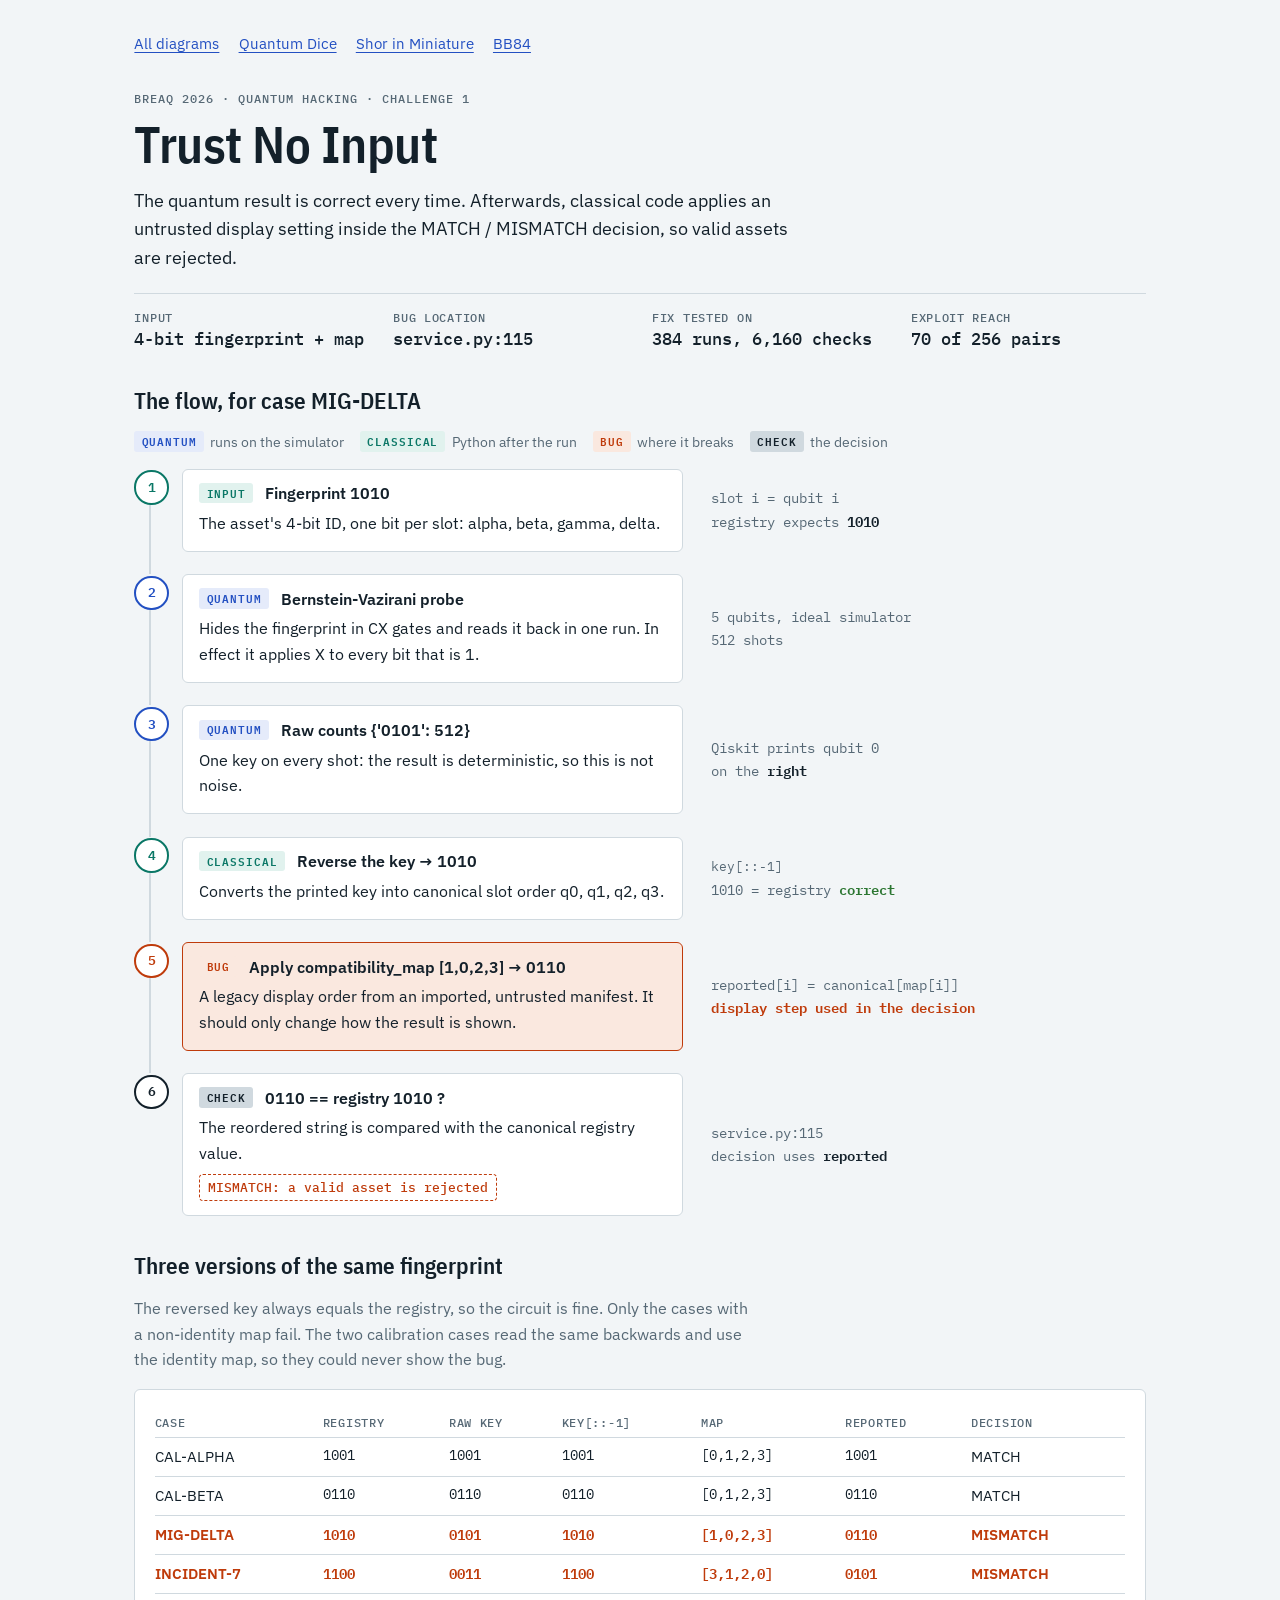
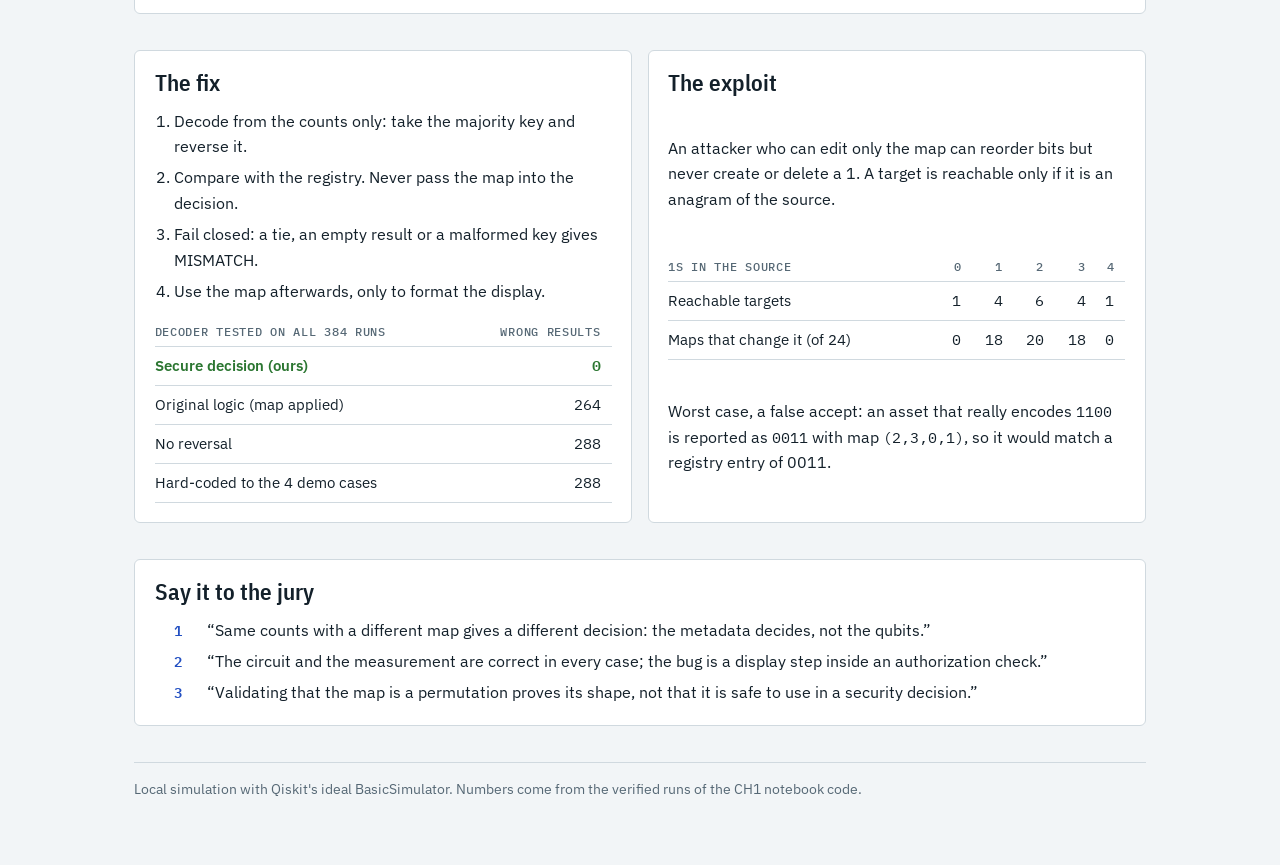
<file: diagrams/ch1-trust-no-input.html>
<!doctype html>
<html lang="en">
<head>
<meta charset="utf-8">
<meta name="viewport" content="width=device-width, initial-scale=1, viewport-fit=cover">
<title>Trust No Input Flow</title>
<link rel="preconnect" href="https://fonts.googleapis.com">
<link rel="stylesheet" href="https://fonts.googleapis.com/css2?family=IBM+Plex+Mono:wght@400;500;600&family=IBM+Plex+Sans+Condensed:wght@500;600&family=IBM+Plex+Sans:wght@400;500;600&display=swap">
<link rel="stylesheet" href="diagrams.css">
</head>
<body>
<main class="page">
  <nav class="crumbs"><a href="index.html">All diagrams</a><a href="quantum-dice.html">Quantum Dice</a><a href="shor-in-miniature.html">Shor in Miniature</a><a href="bb84-bob.html">BB84</a></nav>

  <header>
    <span class="eyebrow">BreaQ 2026 · Quantum Hacking · Challenge 1</span>
    <h1>Trust No Input</h1>
    <p class="lede">The quantum result is correct every time. Afterwards, classical code applies an untrusted display setting inside the MATCH / MISMATCH decision, so valid assets are rejected.</p>
    <dl class="facts">
      <div><dt>Input</dt><dd>4-bit fingerprint + map</dd></div>
      <div><dt>Bug location</dt><dd>service.py:115</dd></div>
      <div><dt>Fix tested on</dt><dd>384 runs, 6,160 checks</dd></div>
      <div><dt>Exploit reach</dt><dd>70 of 256 pairs</dd></div>
    </dl>
  </header>

  <section aria-labelledby="flow-h">
    <h2 id="flow-h">The flow, for case MIG-DELTA</h2>
    <ul class="legend">
      <li><span class="tag quantum">quantum</span> runs on the simulator</li>
      <li><span class="tag classical">classical</span> Python after the run</li>
      <li><span class="tag bug">bug</span> where it breaks</li>
      <li><span class="tag check">check</span> the decision</li>
    </ul>
    <ol class="flow">
      <li class="stage classical">
        <div class="card">
          <div class="card-head"><span class="tag classical">input</span><h3>Fingerprint 1010</h3></div>
          <p>The asset's 4-bit ID, one bit per slot: alpha, beta, gamma, delta.</p>
        </div>
        <p class="note">slot i = qubit i<br>registry expects <b>1010</b></p>
      </li>
      <li class="stage quantum">
        <div class="card">
          <div class="card-head"><span class="tag quantum">quantum</span><h3>Bernstein-Vazirani probe</h3></div>
          <p>Hides the fingerprint in CX gates and reads it back in one run. In effect it applies X to every bit that is 1.</p>
        </div>
        <p class="note">5 qubits, ideal simulator<br>512 shots</p>
      </li>
      <li class="stage quantum">
        <div class="card">
          <div class="card-head"><span class="tag quantum">quantum</span><h3>Raw counts {'0101': 512}</h3></div>
          <p>One key on every shot: the result is deterministic, so this is not noise.</p>
        </div>
        <p class="note">Qiskit prints qubit 0<br>on the <b>right</b></p>
      </li>
      <li class="stage classical">
        <div class="card">
          <div class="card-head"><span class="tag classical">classical</span><h3>Reverse the key → 1010</h3></div>
          <p>Converts the printed key into canonical slot order q0, q1, q2, q3.</p>
        </div>
        <p class="note"><code>key[::-1]</code><br>1010 = registry <span class="good">correct</span></p>
      </li>
      <li class="stage bug">
        <div class="card">
          <div class="card-head"><span class="tag bug">bug</span><h3>Apply compatibility_map [1,0,2,3] → 0110</h3></div>
          <p>A legacy display order from an imported, untrusted manifest. It should only change how the result is shown.</p>
        </div>
        <p class="note">reported[i] = canonical[map[i]]<br><span class="hit">display step used in the decision</span></p>
      </li>
      <li class="stage check">
        <div class="card">
          <div class="card-head"><span class="tag check">check</span><h3>0110 == registry 1010 ?</h3></div>
          <p>The reordered string is compared with the canonical registry value.</p>
          <span class="branch">MISMATCH: a valid asset is rejected</span>
        </div>
        <p class="note">service.py:115<br>decision uses <b>reported</b></p>
      </li>
    </ol>
  </section>

  <section aria-labelledby="cases-h">
    <h2 id="cases-h">Three versions of the same fingerprint</h2>
    <p class="section-intro">The reversed key always equals the registry, so the circuit is fine. Only the cases with a non-identity map fail. The two calibration cases read the same backwards and use the identity map, so they could never show the bug.</p>
    <div class="panel table-wrap">
      <table>
        <thead><tr><th>Case</th><th>Registry</th><th>Raw key</th><th>key[::-1]</th><th>Map</th><th>Reported</th><th>Decision</th></tr></thead>
        <tbody>
          <tr><td>CAL-ALPHA</td><td class="mono">1001</td><td class="mono">1001</td><td class="mono">1001</td><td class="mono">[0,1,2,3]</td><td class="mono">1001</td><td>MATCH</td></tr>
          <tr><td>CAL-BETA</td><td class="mono">0110</td><td class="mono">0110</td><td class="mono">0110</td><td class="mono">[0,1,2,3]</td><td class="mono">0110</td><td>MATCH</td></tr>
          <tr class="highlight"><td>MIG-DELTA</td><td class="mono">1010</td><td class="mono">0101</td><td class="mono">1010</td><td class="mono">[1,0,2,3]</td><td class="mono">0110</td><td>MISMATCH</td></tr>
          <tr class="highlight"><td>INCIDENT-7</td><td class="mono">1100</td><td class="mono">0011</td><td class="mono">1100</td><td class="mono">[3,1,2,0]</td><td class="mono">0101</td><td>MISMATCH</td></tr>
        </tbody>
      </table>
    </div>
  </section>

  <div class="grid-2">
    <section class="panel" aria-labelledby="fix-h">
      <h2 id="fix-h">The fix</h2>
      <ol>
        <li>Decode from the counts only: take the majority key and reverse it.</li>
        <li>Compare with the registry. Never pass the map into the decision.</li>
        <li>Fail closed: a tie, an empty result or a malformed key gives MISMATCH.</li>
        <li>Use the map afterwards, only to format the display.</li>
      </ol>
      <div class="table-wrap">
        <table>
          <thead><tr><th>Decoder tested on all 384 runs</th><th class="num">Wrong results</th></tr></thead>
          <tbody>
            <tr class="pass"><td>Secure decision (ours)</td><td class="num">0</td></tr>
            <tr><td>Original logic (map applied)</td><td class="num">264</td></tr>
            <tr><td>No reversal</td><td class="num">288</td></tr>
            <tr><td>Hard-coded to the 4 demo cases</td><td class="num">288</td></tr>
          </tbody>
        </table>
      </div>
    </section>

    <section class="panel" aria-labelledby="exploit-h">
      <h2 id="exploit-h">The exploit</h2>
      <p>An attacker who can edit only the map can reorder bits but never create or delete a 1. A target is reachable only if it is an anagram of the source.</p>
      <div class="table-wrap">
        <table>
          <thead><tr><th>1s in the source</th><th class="num">0</th><th class="num">1</th><th class="num">2</th><th class="num">3</th><th class="num">4</th></tr></thead>
          <tbody>
            <tr><td>Reachable targets</td><td class="num">1</td><td class="num">4</td><td class="num">6</td><td class="num">4</td><td class="num">1</td></tr>
            <tr><td>Maps that change it (of 24)</td><td class="num">0</td><td class="num">18</td><td class="num">20</td><td class="num">18</td><td class="num">0</td></tr>
          </tbody>
        </table>
      </div>
      <p>Worst case, a false accept: an asset that really encodes <code>1100</code> is reported as <code>0011</code> with map <code>(2,3,0,1)</code>, so it would match a registry entry of 0011.</p>
    </section>
  </div>

  <section class="panel" aria-labelledby="jury-h">
    <h2 id="jury-h">Say it to the jury</h2>
    <ol class="jury">
      <li><q>Same counts with a different map gives a different decision: the metadata decides, not the qubits.</q></li>
      <li><q>The circuit and the measurement are correct in every case; the bug is a display step inside an authorization check.</q></li>
      <li><q>Validating that the map is a permutation proves its shape, not that it is safe to use in a security decision.</q></li>
    </ol>
  </section>

  <footer>Local simulation with Qiskit's ideal BasicSimulator. Numbers come from the verified runs of the CH1 notebook code.</footer>
</main>
</body>
</html>
</file>
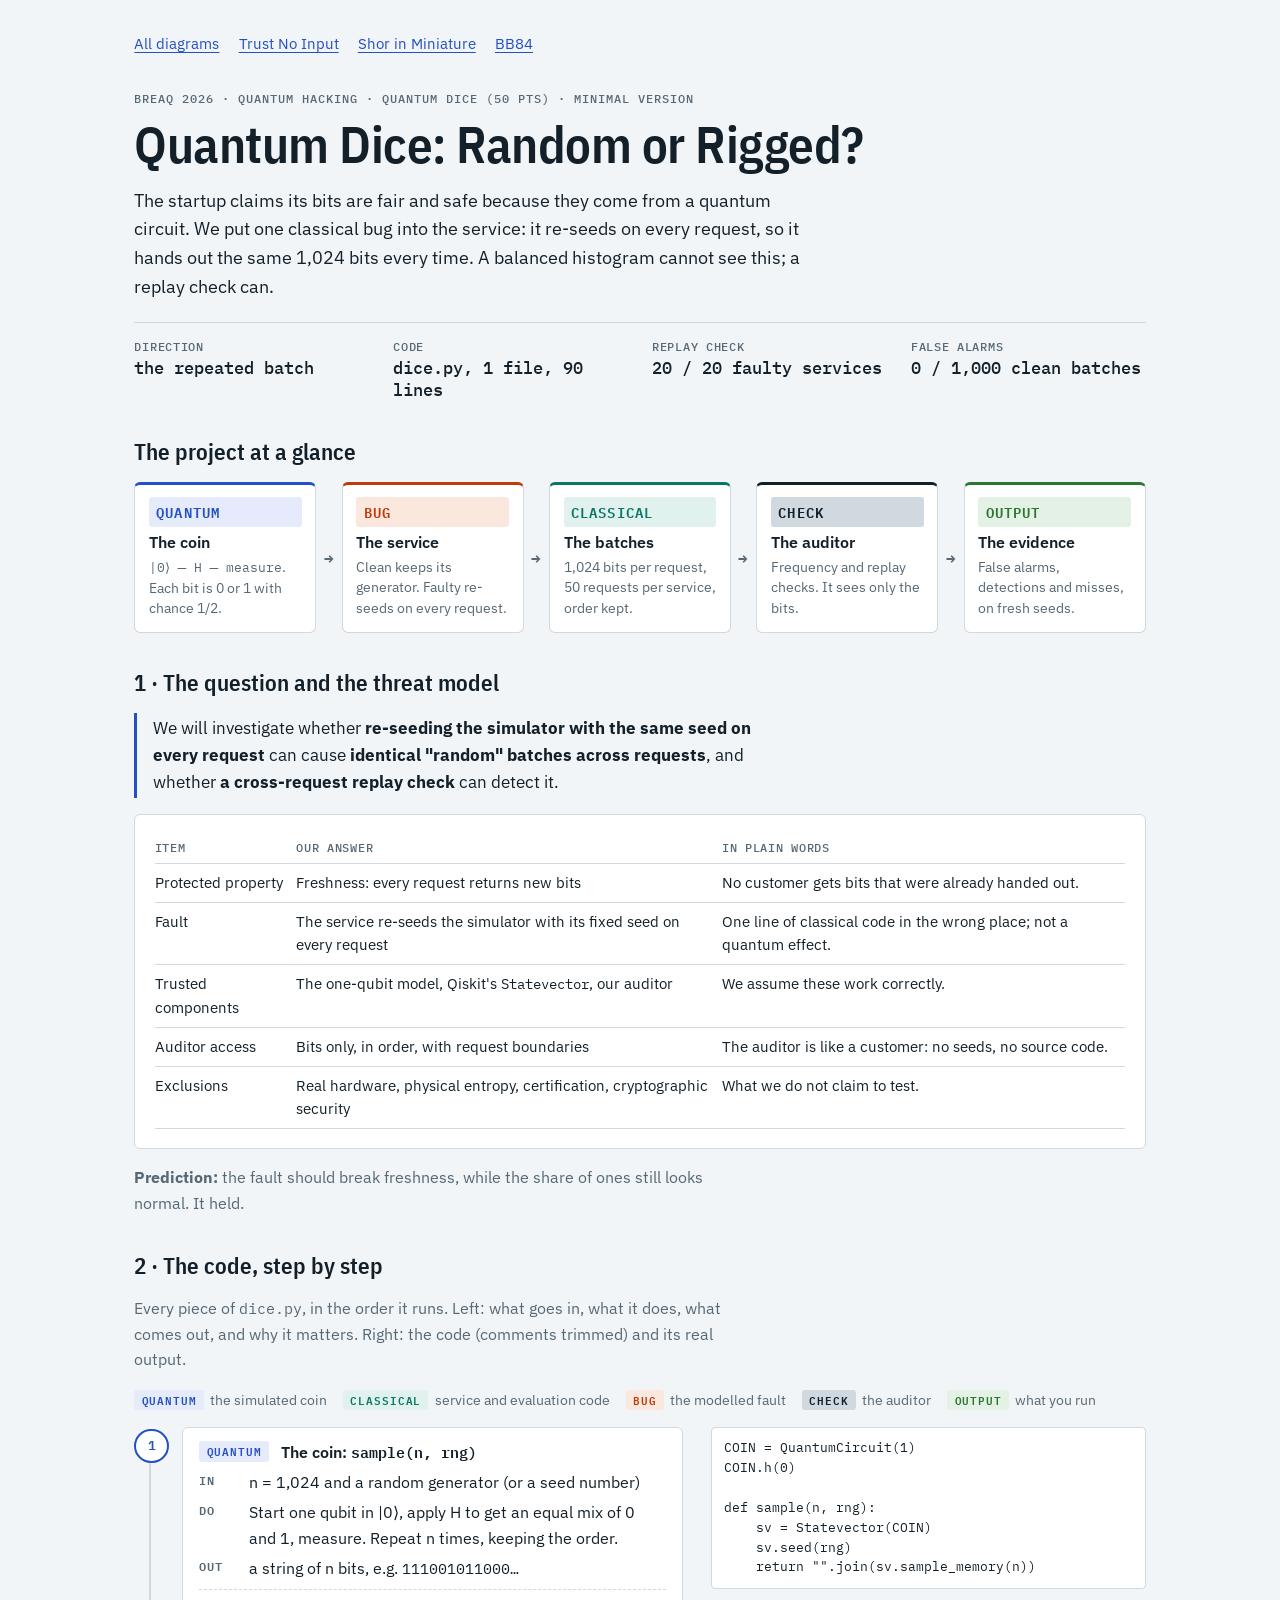
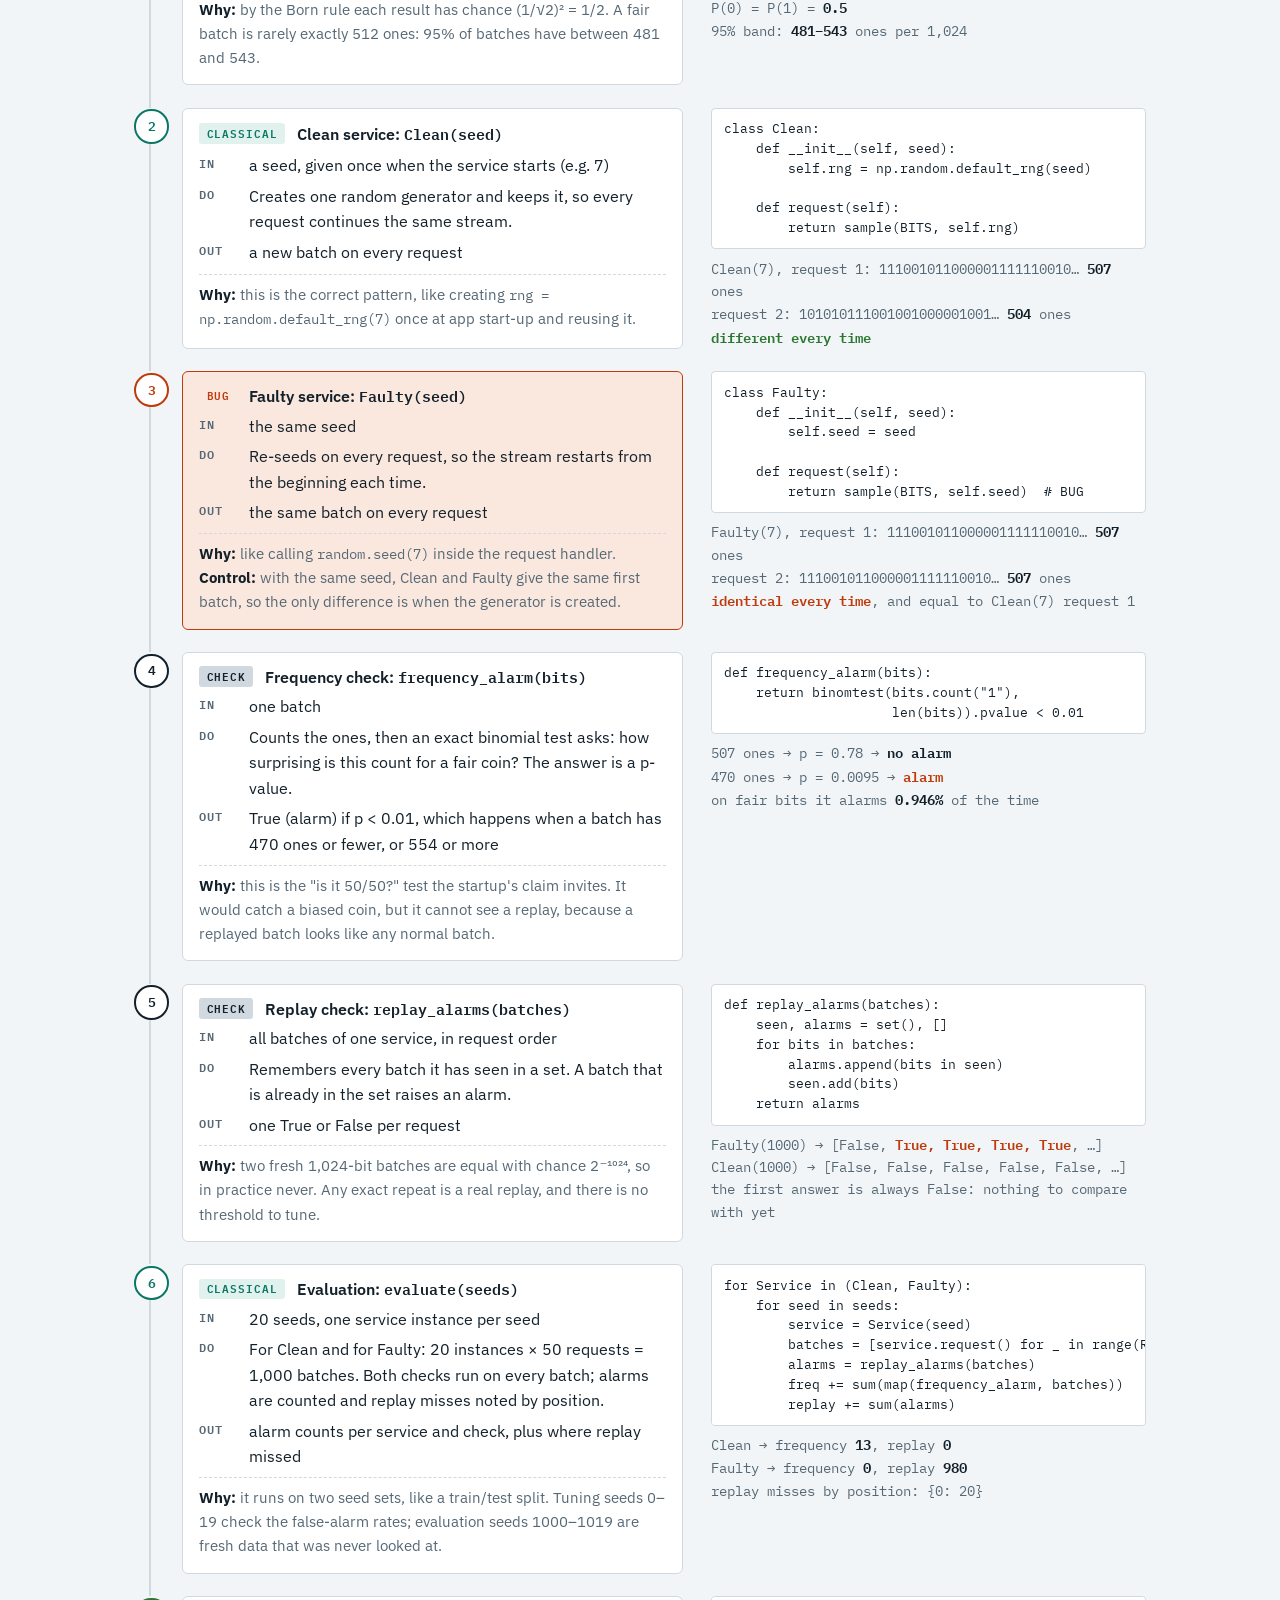
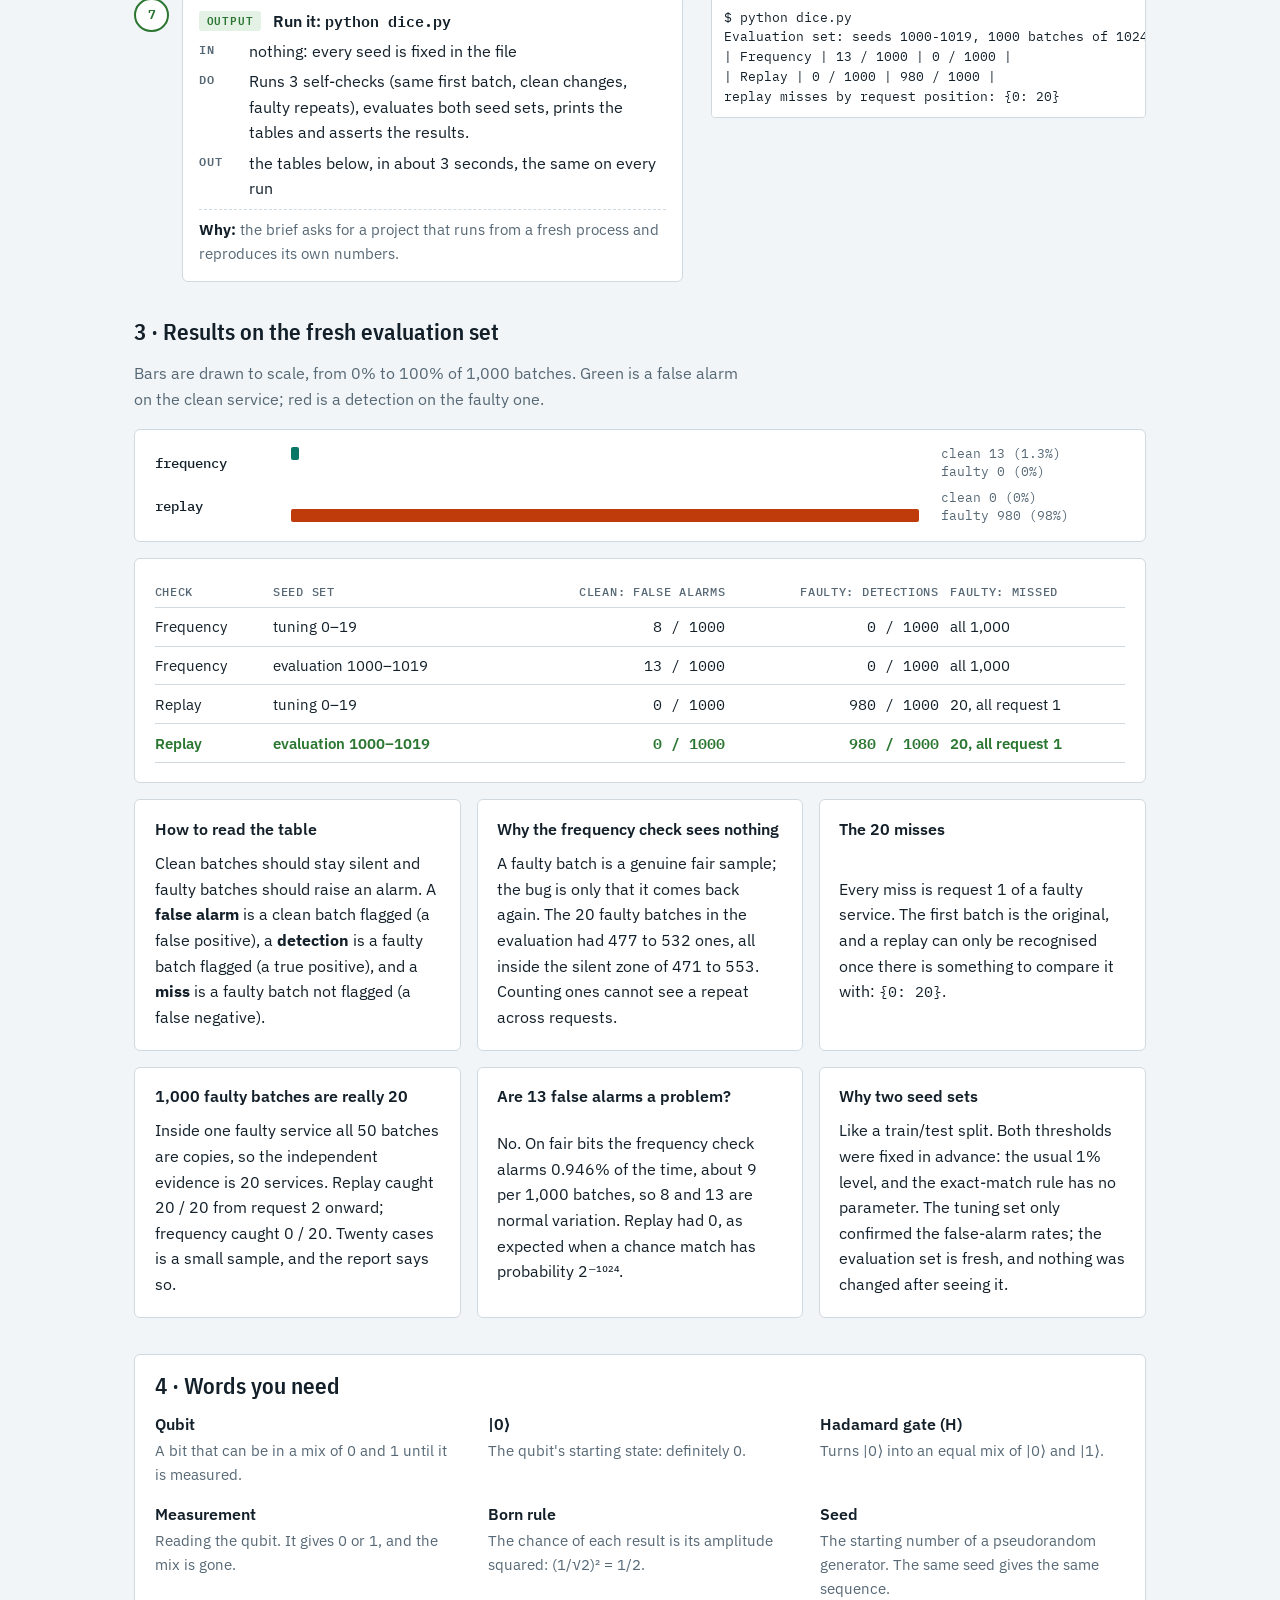
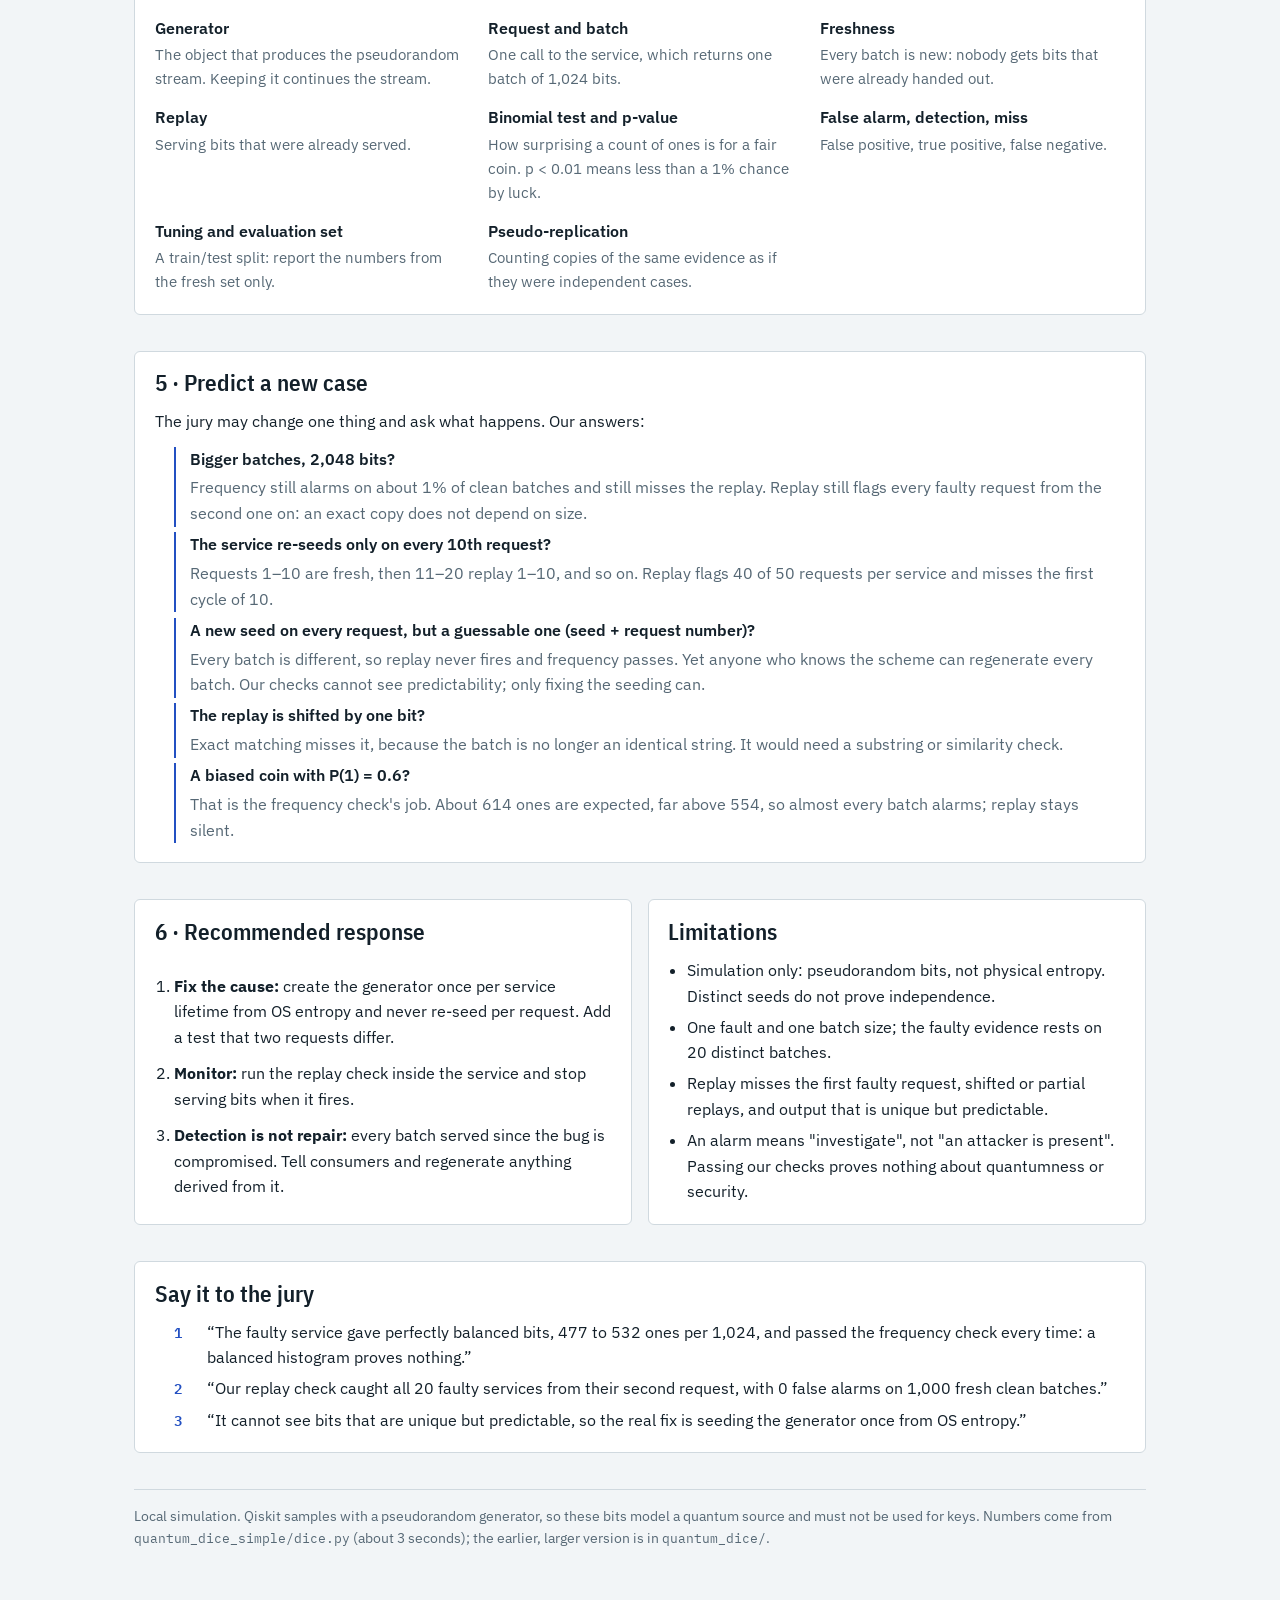
<file: diagrams/quantum-dice.html>
<!doctype html>
<html lang="en">
<head>
<meta charset="utf-8">
<meta name="viewport" content="width=device-width, initial-scale=1, viewport-fit=cover">
<title>Quantum Dice Audit</title>
<link rel="preconnect" href="https://fonts.googleapis.com">
<link rel="stylesheet" href="https://fonts.googleapis.com/css2?family=IBM+Plex+Mono:wght@400;500;600&family=IBM+Plex+Sans+Condensed:wght@500;600&family=IBM+Plex+Sans:wght@400;500;600&display=swap">
<link rel="stylesheet" href="diagrams.css">
</head>
<body>
<main class="page">
  <nav class="crumbs"><a href="index.html">All diagrams</a><a href="ch1-trust-no-input.html">Trust No Input</a><a href="shor-in-miniature.html">Shor in Miniature</a><a href="bb84-bob.html">BB84</a></nav>

  <header>
    <span class="eyebrow">BreaQ 2026 · Quantum Hacking · Quantum Dice (50 pts) · minimal version</span>
    <h1>Quantum Dice: Random or Rigged?</h1>
    <p class="lede">The startup claims its bits are fair and safe because they come from a quantum circuit. We put one classical bug into the service: it re-seeds on every request, so it hands out the same 1,024 bits every time. A balanced histogram cannot see this; a replay check can.</p>
    <dl class="facts">
      <div><dt>Direction</dt><dd>the repeated batch</dd></div>
      <div><dt>Code</dt><dd>dice.py, 1 file, 90 lines</dd></div>
      <div><dt>Replay check</dt><dd>20 / 20 faulty services</dd></div>
      <div><dt>False alarms</dt><dd>0 / 1,000 clean batches</dd></div>
    </dl>
  </header>

  <section aria-labelledby="glance-h">
    <h2 id="glance-h">The project at a glance</h2>
    <ol class="pipe">
      <li class="quantum"><span class="tag quantum">quantum</span><b>The coin</b><span><code>|0⟩ ─ H ─ measure</code>. Each bit is 0 or 1 with chance 1/2.</span></li>
      <li class="bug"><span class="tag bug">bug</span><b>The service</b><span>Clean keeps its generator. Faulty re-seeds on every request.</span></li>
      <li class="classical"><span class="tag classical">classical</span><b>The batches</b><span>1,024 bits per request, 50 requests per service, order kept.</span></li>
      <li class="check"><span class="tag check">check</span><b>The auditor</b><span>Frequency and replay checks. It sees only the bits.</span></li>
      <li class="out"><span class="tag out">output</span><b>The evidence</b><span>False alarms, detections and misses, on fresh seeds.</span></li>
    </ol>
  </section>

  <section aria-labelledby="question-h">
    <h2 id="question-h">1 · The question and the threat model</h2>
    <p class="claim">We will investigate whether <b>re-seeding the simulator with the same seed on every request</b> can cause <b>identical "random" batches across requests</b>, and whether <b>a cross-request replay check</b> can detect it.</p>
    <div class="panel table-wrap">
      <table>
        <thead><tr><th>Item</th><th>Our answer</th><th>In plain words</th></tr></thead>
        <tbody>
          <tr><td>Protected property</td><td>Freshness: every request returns new bits</td><td>No customer gets bits that were already handed out.</td></tr>
          <tr><td>Fault</td><td>The service re-seeds the simulator with its fixed seed on every request</td><td>One line of classical code in the wrong place; not a quantum effect.</td></tr>
          <tr><td>Trusted components</td><td>The one-qubit model, Qiskit's <code>Statevector</code>, our auditor</td><td>We assume these work correctly.</td></tr>
          <tr><td>Auditor access</td><td>Bits only, in order, with request boundaries</td><td>The auditor is like a customer: no seeds, no source code.</td></tr>
          <tr><td>Exclusions</td><td>Real hardware, physical entropy, certification, cryptographic security</td><td>What we do not claim to test.</td></tr>
        </tbody>
      </table>
    </div>
    <p class="section-intro"><b>Prediction:</b> the fault should break freshness, while the share of ones still looks normal. It held.</p>
  </section>

  <section aria-labelledby="flow-h">
    <h2 id="flow-h">2 · The code, step by step</h2>
    <p class="section-intro">Every piece of <code>dice.py</code>, in the order it runs. Left: what goes in, what it does, what comes out, and why it matters. Right: the code (comments trimmed) and its real output.</p>
    <ul class="legend">
      <li><span class="tag quantum">quantum</span> the simulated coin</li>
      <li><span class="tag classical">classical</span> service and evaluation code</li>
      <li><span class="tag bug">bug</span> the modelled fault</li>
      <li><span class="tag check">check</span> the auditor</li>
      <li><span class="tag out">output</span> what you run</li>
    </ul>
    <ol class="flow">
      <li class="stage quantum">
        <div class="card">
          <div class="card-head"><span class="tag quantum">quantum</span><h3>The coin: <code>sample(n, rng)</code></h3></div>
          <dl class="io">
            <dt>IN</dt><dd>n = 1,024 and a random generator (or a seed number)</dd>
            <dt>DO</dt><dd>Start one qubit in |0⟩, apply H to get an equal mix of 0 and 1, measure. Repeat n times, keeping the order.</dd>
            <dt>OUT</dt><dd>a string of n bits, e.g. <code>111001011000…</code></dd>
          </dl>
          <p class="why"><b>Why:</b> by the Born rule each result has chance (1/√2)² = 1/2. A fair batch is rarely exactly 512 ones: 95% of batches have between 481 and 543.</p>
        </div>
        <div class="note code-note">
<pre class="code">COIN = QuantumCircuit(1)
COIN.h(0)

def sample(n, rng):
    sv = Statevector(COIN)
    sv.seed(rng)
    return "".join(sv.sample_memory(n))</pre>
          <p>P(0) = P(1) = <b>0.5</b><br>95% band: <b>481–543</b> ones per 1,024</p>
        </div>
      </li>
      <li class="stage classical">
        <div class="card">
          <div class="card-head"><span class="tag classical">classical</span><h3>Clean service: <code>Clean(seed)</code></h3></div>
          <dl class="io">
            <dt>IN</dt><dd>a seed, given once when the service starts (e.g. 7)</dd>
            <dt>DO</dt><dd>Creates one random generator and keeps it, so every request continues the same stream.</dd>
            <dt>OUT</dt><dd>a new batch on every request</dd>
          </dl>
          <p class="why"><b>Why:</b> this is the correct pattern, like creating <code>rng = np.random.default_rng(7)</code> once at app start-up and reusing it.</p>
        </div>
        <div class="note code-note">
<pre class="code">class Clean:
    def __init__(self, seed):
        self.rng = np.random.default_rng(seed)

    def request(self):
        return sample(BITS, self.rng)</pre>
          <p>Clean(7), request 1: 111001011000001111110010… <b>507</b> ones<br>request 2: 101010111001001000001001… <b>504</b> ones<br><span class="good">different every time</span></p>
        </div>
      </li>
      <li class="stage bug">
        <div class="card">
          <div class="card-head"><span class="tag bug">bug</span><h3>Faulty service: <code>Faulty(seed)</code></h3></div>
          <dl class="io">
            <dt>IN</dt><dd>the same seed</dd>
            <dt>DO</dt><dd>Re-seeds on every request, so the stream restarts from the beginning each time.</dd>
            <dt>OUT</dt><dd>the same batch on every request</dd>
          </dl>
          <p class="why"><b>Why:</b> like calling <code>random.seed(7)</code> inside the request handler. <b>Control:</b> with the same seed, Clean and Faulty give the same first batch, so the only difference is when the generator is created.</p>
        </div>
        <div class="note code-note">
<pre class="code">class Faulty:
    def __init__(self, seed):
        self.seed = seed

    def request(self):
        return sample(BITS, self.seed)  # BUG</pre>
          <p>Faulty(7), request 1: 111001011000001111110010… <b>507</b> ones<br>request 2: 111001011000001111110010… <b>507</b> ones<br><span class="hit">identical every time</span>, and equal to Clean(7) request 1</p>
        </div>
      </li>
      <li class="stage check">
        <div class="card">
          <div class="card-head"><span class="tag check">check</span><h3>Frequency check: <code>frequency_alarm(bits)</code></h3></div>
          <dl class="io">
            <dt>IN</dt><dd>one batch</dd>
            <dt>DO</dt><dd>Counts the ones, then an exact binomial test asks: how surprising is this count for a fair coin? The answer is a p-value.</dd>
            <dt>OUT</dt><dd>True (alarm) if p &lt; 0.01, which happens when a batch has 470 ones or fewer, or 554 or more</dd>
          </dl>
          <p class="why"><b>Why:</b> this is the "is it 50/50?" test the startup's claim invites. It would catch a biased coin, but it cannot see a replay, because a replayed batch looks like any normal batch.</p>
        </div>
        <div class="note code-note">
<pre class="code">def frequency_alarm(bits):
    return binomtest(bits.count("1"),
                     len(bits)).pvalue &lt; 0.01</pre>
          <p>507 ones → p = 0.78 → <b>no alarm</b><br>470 ones → p = 0.0095 → <span class="hit">alarm</span><br>on fair bits it alarms <b>0.946%</b> of the time</p>
        </div>
      </li>
      <li class="stage check">
        <div class="card">
          <div class="card-head"><span class="tag check">check</span><h3>Replay check: <code>replay_alarms(batches)</code></h3></div>
          <dl class="io">
            <dt>IN</dt><dd>all batches of one service, in request order</dd>
            <dt>DO</dt><dd>Remembers every batch it has seen in a set. A batch that is already in the set raises an alarm.</dd>
            <dt>OUT</dt><dd>one True or False per request</dd>
          </dl>
          <p class="why"><b>Why:</b> two fresh 1,024-bit batches are equal with chance 2⁻¹⁰²⁴, so in practice never. Any exact repeat is a real replay, and there is no threshold to tune.</p>
        </div>
        <div class="note code-note">
<pre class="code">def replay_alarms(batches):
    seen, alarms = set(), []
    for bits in batches:
        alarms.append(bits in seen)
        seen.add(bits)
    return alarms</pre>
          <p>Faulty(1000) → [False, <span class="hit">True, True, True, True</span>, …]<br>Clean(1000) → [False, False, False, False, False, …]<br>the first answer is always False: nothing to compare with yet</p>
        </div>
      </li>
      <li class="stage classical">
        <div class="card">
          <div class="card-head"><span class="tag classical">classical</span><h3>Evaluation: <code>evaluate(seeds)</code></h3></div>
          <dl class="io">
            <dt>IN</dt><dd>20 seeds, one service instance per seed</dd>
            <dt>DO</dt><dd>For Clean and for Faulty: 20 instances × 50 requests = 1,000 batches. Both checks run on every batch; alarms are counted and replay misses noted by position.</dd>
            <dt>OUT</dt><dd>alarm counts per service and check, plus where replay missed</dd>
          </dl>
          <p class="why"><b>Why:</b> it runs on two seed sets, like a train/test split. Tuning seeds 0–19 check the false-alarm rates; evaluation seeds 1000–1019 are fresh data that was never looked at.</p>
        </div>
        <div class="note code-note">
<pre class="code">for Service in (Clean, Faulty):
    for seed in seeds:
        service = Service(seed)
        batches = [service.request() for _ in range(REQUESTS)]
        alarms = replay_alarms(batches)
        freq += sum(map(frequency_alarm, batches))
        replay += sum(alarms)</pre>
          <p>Clean → frequency <b>13</b>, replay <b>0</b><br>Faulty → frequency <b>0</b>, replay <b>980</b><br>replay misses by position: {0: 20}</p>
        </div>
      </li>
      <li class="stage out">
        <div class="card">
          <div class="card-head"><span class="tag out">output</span><h3>Run it: <code>python dice.py</code></h3></div>
          <dl class="io">
            <dt>IN</dt><dd>nothing: every seed is fixed in the file</dd>
            <dt>DO</dt><dd>Runs 3 self-checks (same first batch, clean changes, faulty repeats), evaluates both seed sets, prints the tables and asserts the results.</dd>
            <dt>OUT</dt><dd>the tables below, in about 3 seconds, the same on every run</dd>
          </dl>
          <p class="why"><b>Why:</b> the brief asks for a project that runs from a fresh process and reproduces its own numbers.</p>
        </div>
        <div class="note code-note">
<pre class="code">$ python dice.py
Evaluation set: seeds 1000-1019, 1000 batches of 1024 bits per service
| Frequency | 13 / 1000 | 0 / 1000 |
| Replay | 0 / 1000 | 980 / 1000 |
replay misses by request position: {0: 20}</pre>
        </div>
      </li>
    </ol>
  </section>

  <section aria-labelledby="results-h">
    <h2 id="results-h">3 · Results on the fresh evaluation set</h2>
    <p class="section-intro">Bars are drawn to scale, from 0% to 100% of 1,000 batches. Green is a false alarm on the clean service; red is a detection on the faulty one.</p>
    <div class="panel bars">
      <div class="bar-row">
        <span class="bar-label">frequency</span>
        <div class="bar-pair">
          <div class="bar"><span class="track"><i class="clean" style="width:1.3%"></i></span><span class="val">clean 13 (1.3%)</span></div>
          <div class="bar"><span class="track"><i class="faulty zero" style="width:0%"></i></span><span class="val">faulty 0 (0%)</span></div>
        </div>
      </div>
      <div class="bar-row">
        <span class="bar-label">replay</span>
        <div class="bar-pair">
          <div class="bar"><span class="track"><i class="clean zero" style="width:0%"></i></span><span class="val">clean 0 (0%)</span></div>
          <div class="bar"><span class="track"><i class="faulty" style="width:98%"></i></span><span class="val">faulty 980 (98%)</span></div>
        </div>
      </div>
    </div>
    <div class="panel table-wrap">
      <table>
        <thead><tr><th>Check</th><th>Seed set</th><th class="num">Clean: false alarms</th><th class="num">Faulty: detections</th><th>Faulty: missed</th></tr></thead>
        <tbody>
          <tr><td>Frequency</td><td>tuning 0–19</td><td class="num">8 / 1000</td><td class="num">0 / 1000</td><td>all 1,000</td></tr>
          <tr><td>Frequency</td><td>evaluation 1000–1019</td><td class="num">13 / 1000</td><td class="num">0 / 1000</td><td>all 1,000</td></tr>
          <tr><td>Replay</td><td>tuning 0–19</td><td class="num">0 / 1000</td><td class="num">980 / 1000</td><td>20, all request 1</td></tr>
          <tr class="pass"><td>Replay</td><td>evaluation 1000–1019</td><td class="num">0 / 1000</td><td class="num">980 / 1000</td><td>20, all request 1</td></tr>
        </tbody>
      </table>
    </div>
    <div class="grid-2">
      <div class="panel">
        <h3>How to read the table</h3>
        <p>Clean batches should stay silent and faulty batches should raise an alarm. A <b>false alarm</b> is a clean batch flagged (a false positive), a <b>detection</b> is a faulty batch flagged (a true positive), and a <b>miss</b> is a faulty batch not flagged (a false negative).</p>
      </div>
      <div class="panel">
        <h3>Why the frequency check sees nothing</h3>
        <p>A faulty batch is a genuine fair sample; the bug is only that it comes back again. The 20 faulty batches in the evaluation had 477 to 532 ones, all inside the silent zone of 471 to 553. Counting ones cannot see a repeat across requests.</p>
      </div>
      <div class="panel">
        <h3>The 20 misses</h3>
        <p>Every miss is request 1 of a faulty service. The first batch is the original, and a replay can only be recognised once there is something to compare it with: <code>{0: 20}</code>.</p>
      </div>
      <div class="panel">
        <h3>1,000 faulty batches are really 20</h3>
        <p>Inside one faulty service all 50 batches are copies, so the independent evidence is 20 services. Replay caught 20 / 20 from request 2 onward; frequency caught 0 / 20. Twenty cases is a small sample, and the report says so.</p>
      </div>
      <div class="panel">
        <h3>Are 13 false alarms a problem?</h3>
        <p>No. On fair bits the frequency check alarms 0.946% of the time, about 9 per 1,000 batches, so 8 and 13 are normal variation. Replay had 0, as expected when a chance match has probability 2⁻¹⁰²⁴.</p>
      </div>
      <div class="panel">
        <h3>Why two seed sets</h3>
        <p>Like a train/test split. Both thresholds were fixed in advance: the usual 1% level, and the exact-match rule has no parameter. The tuning set only confirmed the false-alarm rates; the evaluation set is fresh, and nothing was changed after seeing it.</p>
      </div>
    </div>
  </section>

  <section class="panel" aria-labelledby="words-h">
    <h2 id="words-h">4 · Words you need</h2>
    <dl class="glossary">
      <div><dt>Qubit</dt><dd>A bit that can be in a mix of 0 and 1 until it is measured.</dd></div>
      <div><dt>|0⟩</dt><dd>The qubit's starting state: definitely 0.</dd></div>
      <div><dt>Hadamard gate (H)</dt><dd>Turns |0⟩ into an equal mix of |0⟩ and |1⟩.</dd></div>
      <div><dt>Measurement</dt><dd>Reading the qubit. It gives 0 or 1, and the mix is gone.</dd></div>
      <div><dt>Born rule</dt><dd>The chance of each result is its amplitude squared: (1/√2)² = 1/2.</dd></div>
      <div><dt>Seed</dt><dd>The starting number of a pseudorandom generator. The same seed gives the same sequence.</dd></div>
      <div><dt>Generator</dt><dd>The object that produces the pseudorandom stream. Keeping it continues the stream.</dd></div>
      <div><dt>Request and batch</dt><dd>One call to the service, which returns one batch of 1,024 bits.</dd></div>
      <div><dt>Freshness</dt><dd>Every batch is new: nobody gets bits that were already handed out.</dd></div>
      <div><dt>Replay</dt><dd>Serving bits that were already served.</dd></div>
      <div><dt>Binomial test and p-value</dt><dd>How surprising a count of ones is for a fair coin. p &lt; 0.01 means less than a 1% chance by luck.</dd></div>
      <div><dt>False alarm, detection, miss</dt><dd>False positive, true positive, false negative.</dd></div>
      <div><dt>Tuning and evaluation set</dt><dd>A train/test split: report the numbers from the fresh set only.</dd></div>
      <div><dt>Pseudo-replication</dt><dd>Counting copies of the same evidence as if they were independent cases.</dd></div>
    </dl>
  </section>

  <section class="panel" aria-labelledby="predict-h">
    <h2 id="predict-h">5 · Predict a new case</h2>
    <p>The jury may change one thing and ask what happens. Our answers:</p>
    <ul class="qa">
      <li><span class="ask">Bigger batches, 2,048 bits?</span><span class="ans">Frequency still alarms on about 1% of clean batches and still misses the replay. Replay still flags every faulty request from the second one on: an exact copy does not depend on size.</span></li>
      <li><span class="ask">The service re-seeds only on every 10th request?</span><span class="ans">Requests 1–10 are fresh, then 11–20 replay 1–10, and so on. Replay flags 40 of 50 requests per service and misses the first cycle of 10.</span></li>
      <li><span class="ask">A new seed on every request, but a guessable one (seed + request number)?</span><span class="ans">Every batch is different, so replay never fires and frequency passes. Yet anyone who knows the scheme can regenerate every batch. Our checks cannot see predictability; only fixing the seeding can.</span></li>
      <li><span class="ask">The replay is shifted by one bit?</span><span class="ans">Exact matching misses it, because the batch is no longer an identical string. It would need a substring or similarity check.</span></li>
      <li><span class="ask">A biased coin with P(1) = 0.6?</span><span class="ans">That is the frequency check's job. About 614 ones are expected, far above 554, so almost every batch alarms; replay stays silent.</span></li>
    </ul>
  </section>

  <div class="grid-2">
    <section class="panel" aria-labelledby="resp-h">
      <h2 id="resp-h">6 · Recommended response</h2>
      <ol>
        <li><b>Fix the cause:</b> create the generator once per service lifetime from OS entropy and never re-seed per request. Add a test that two requests differ.</li>
        <li><b>Monitor:</b> run the replay check inside the service and stop serving bits when it fires.</li>
        <li><b>Detection is not repair:</b> every batch served since the bug is compromised. Tell consumers and regenerate anything derived from it.</li>
      </ol>
    </section>
    <section class="panel" aria-labelledby="lim-h">
      <h2 id="lim-h">Limitations</h2>
      <ul>
        <li>Simulation only: pseudorandom bits, not physical entropy. Distinct seeds do not prove independence.</li>
        <li>One fault and one batch size; the faulty evidence rests on 20 distinct batches.</li>
        <li>Replay misses the first faulty request, shifted or partial replays, and output that is unique but predictable.</li>
        <li>An alarm means "investigate", not "an attacker is present". Passing our checks proves nothing about quantumness or security.</li>
      </ul>
    </section>
  </div>

  <section class="panel" aria-labelledby="jury-h">
    <h2 id="jury-h">Say it to the jury</h2>
    <ol class="jury">
      <li><q>The faulty service gave perfectly balanced bits, 477 to 532 ones per 1,024, and passed the frequency check every time: a balanced histogram proves nothing.</q></li>
      <li><q>Our replay check caught all 20 faulty services from their second request, with 0 false alarms on 1,000 fresh clean batches.</q></li>
      <li><q>It cannot see bits that are unique but predictable, so the real fix is seeding the generator once from OS entropy.</q></li>
    </ol>
  </section>

  <footer>Local simulation. Qiskit samples with a pseudorandom generator, so these bits model a quantum source and must not be used for keys. Numbers come from <code>quantum_dice_simple/dice.py</code> (about 3 seconds); the earlier, larger version is in <code>quantum_dice/</code>.</footer>
</main>
</body>
</html>
</file>
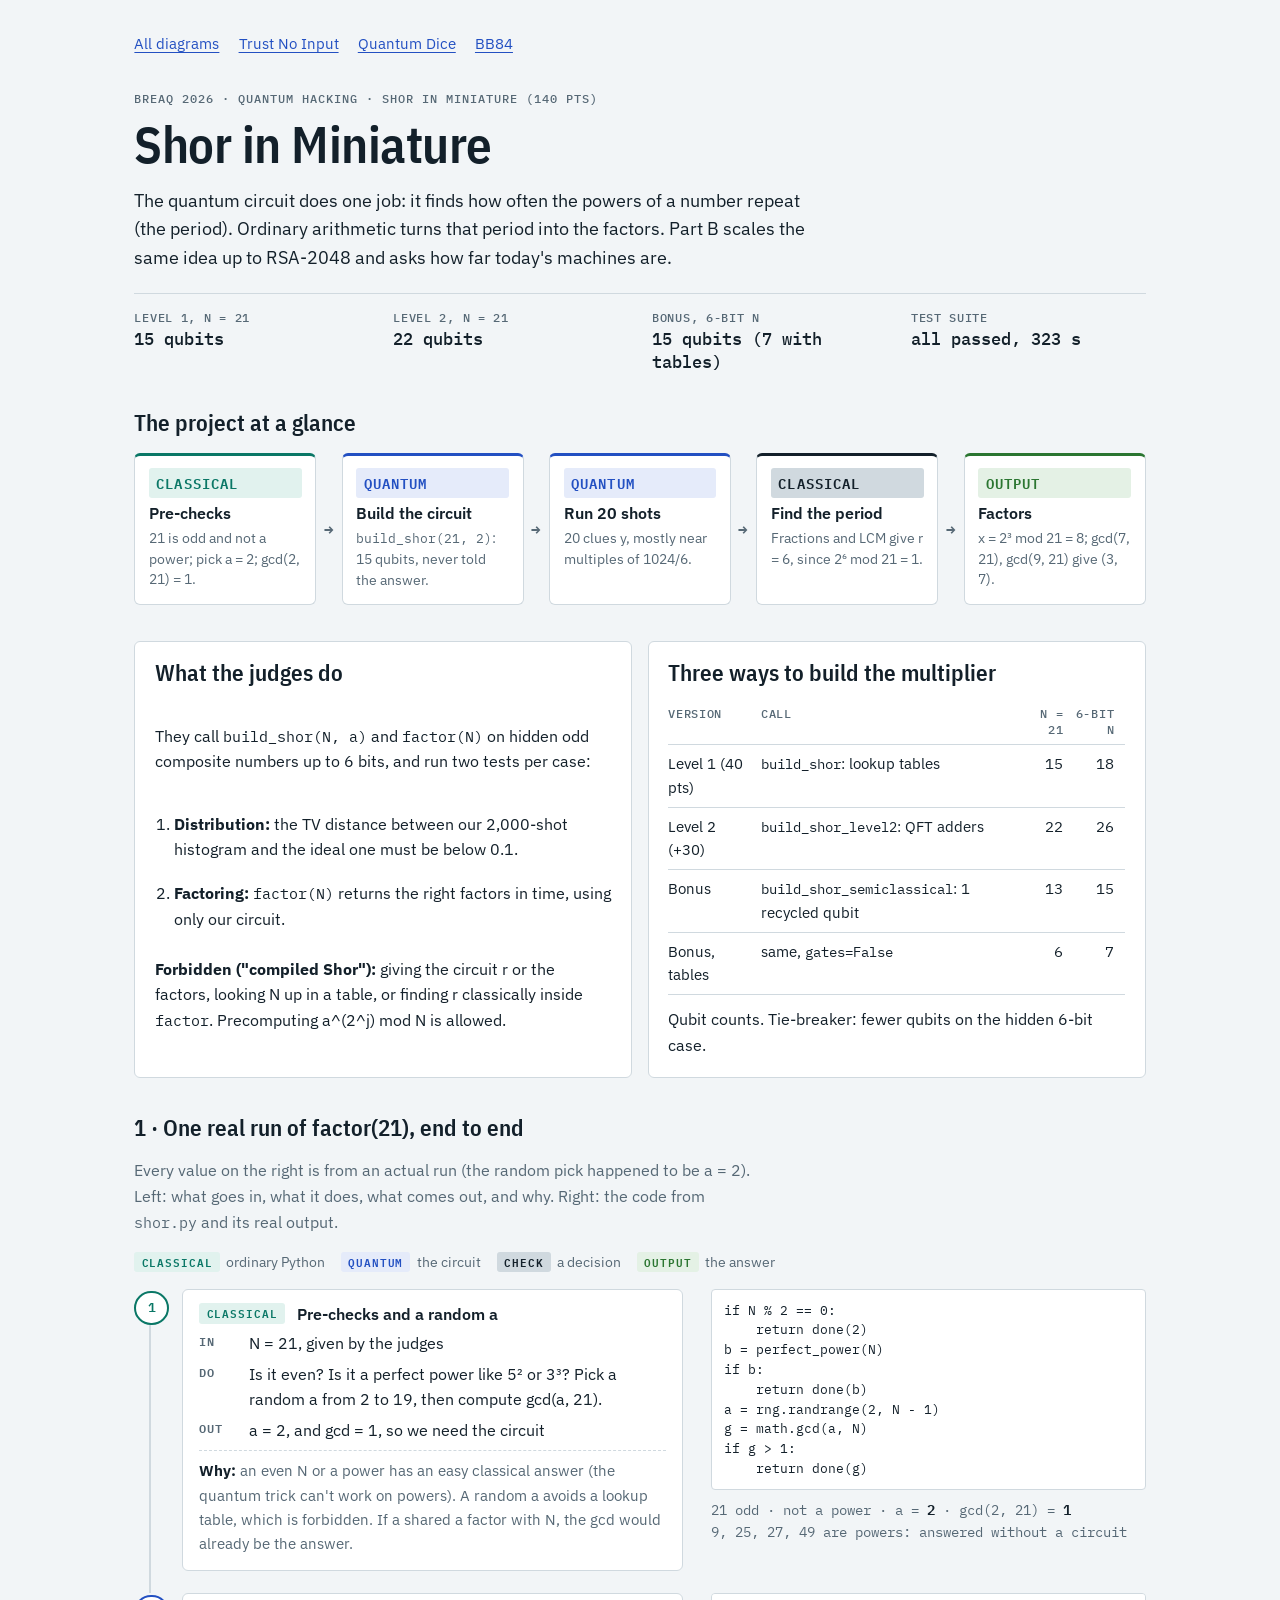
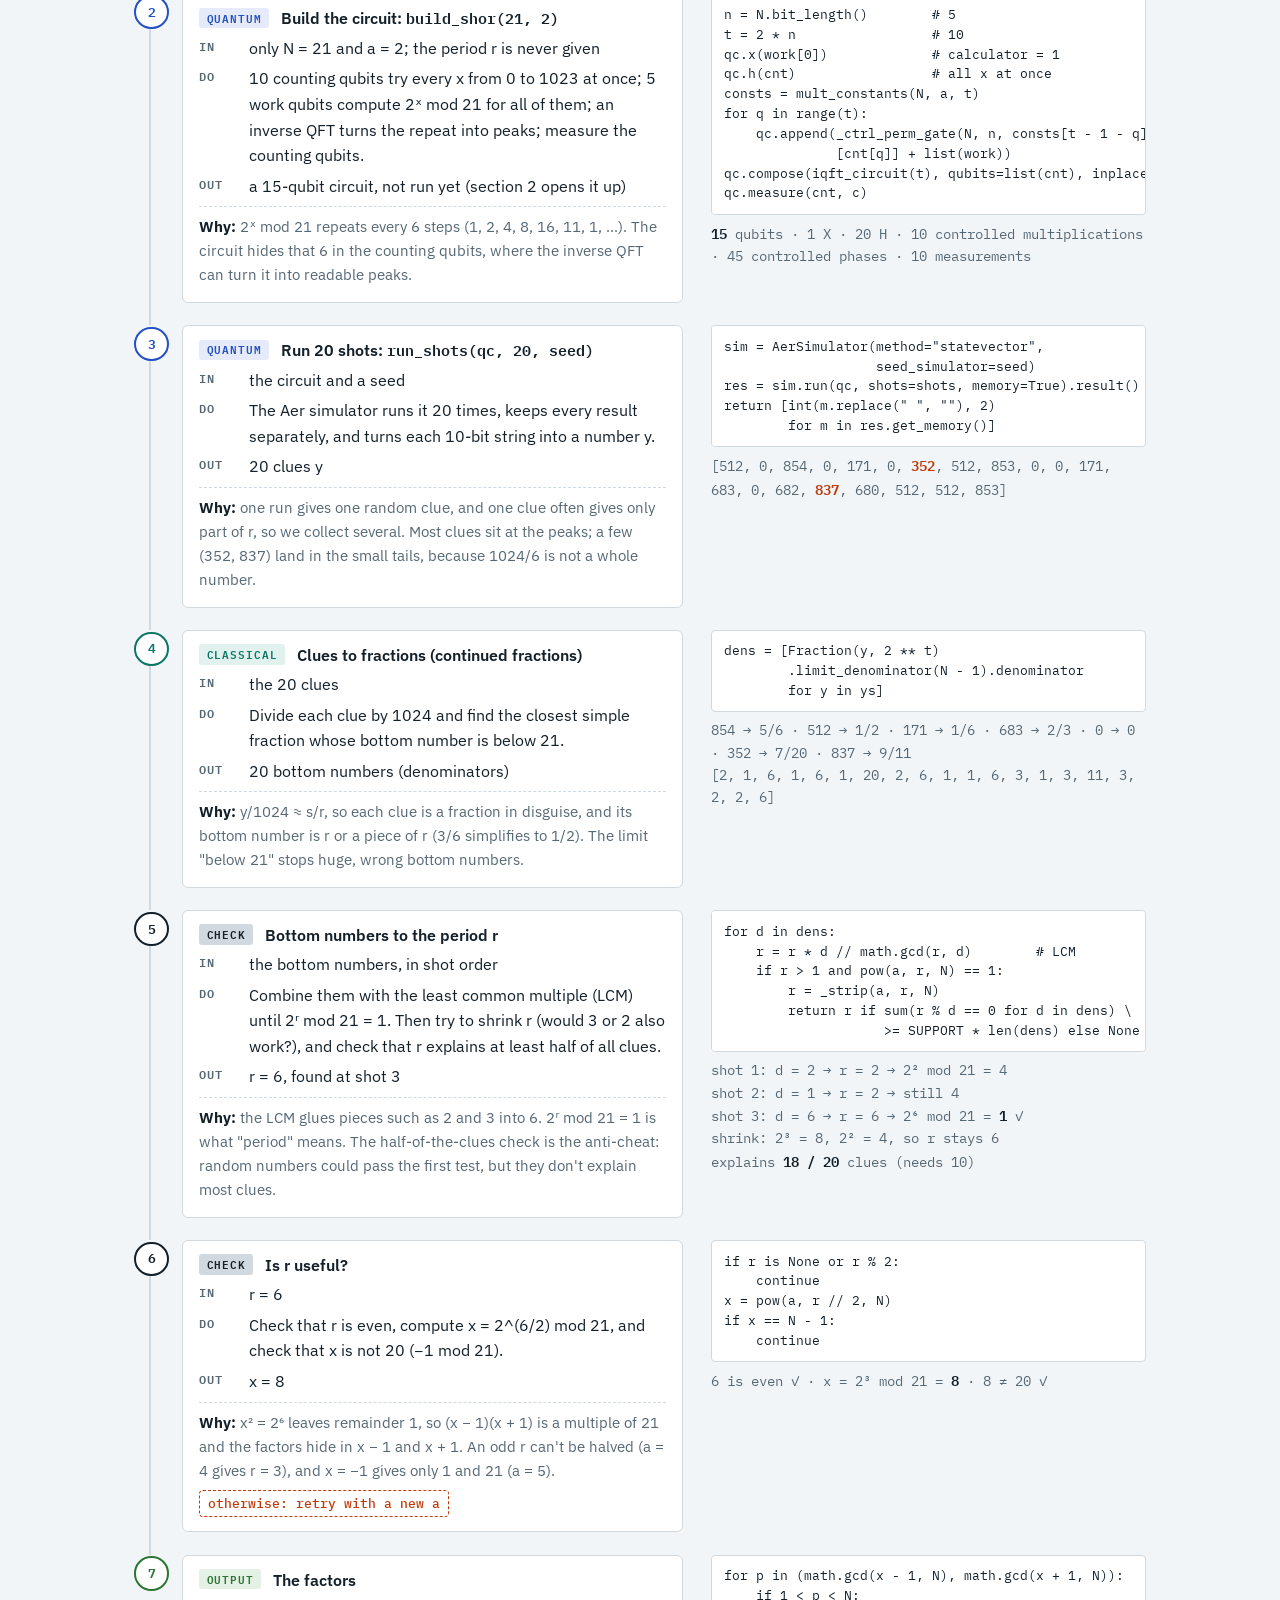
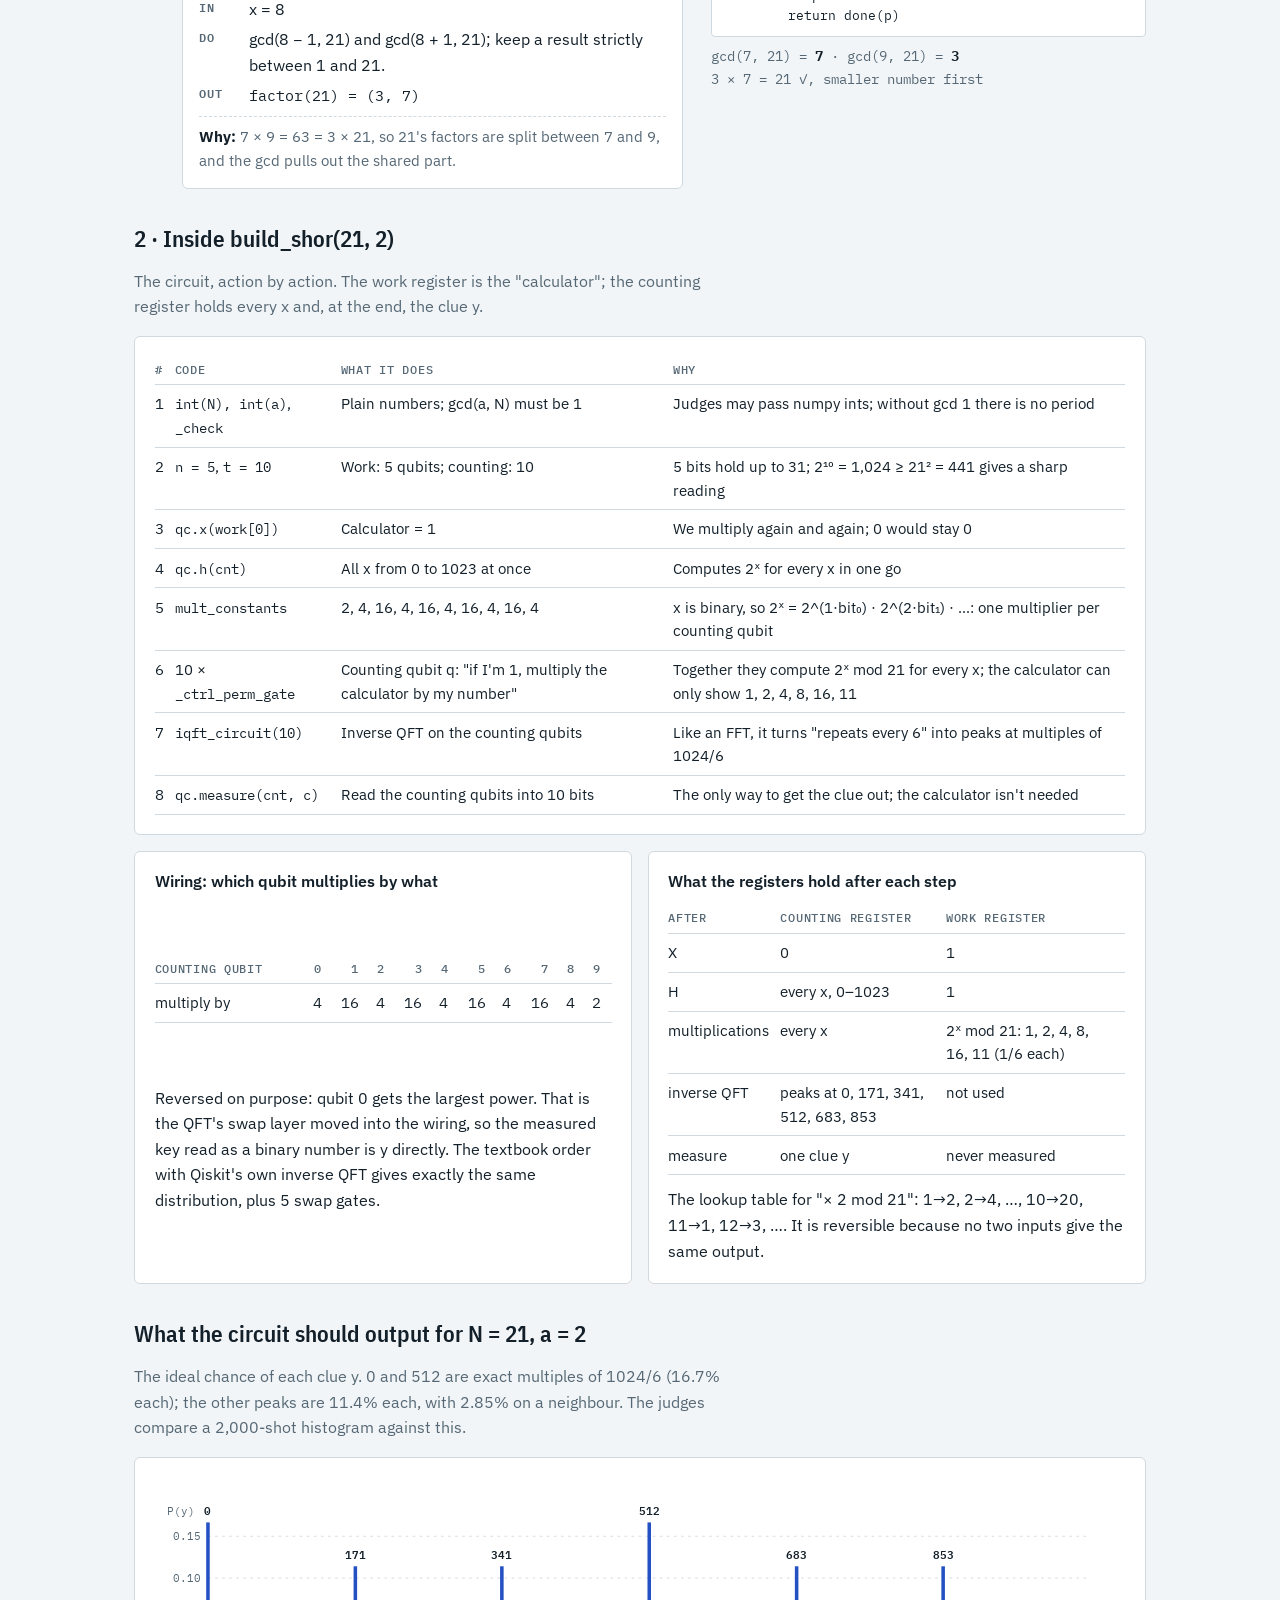
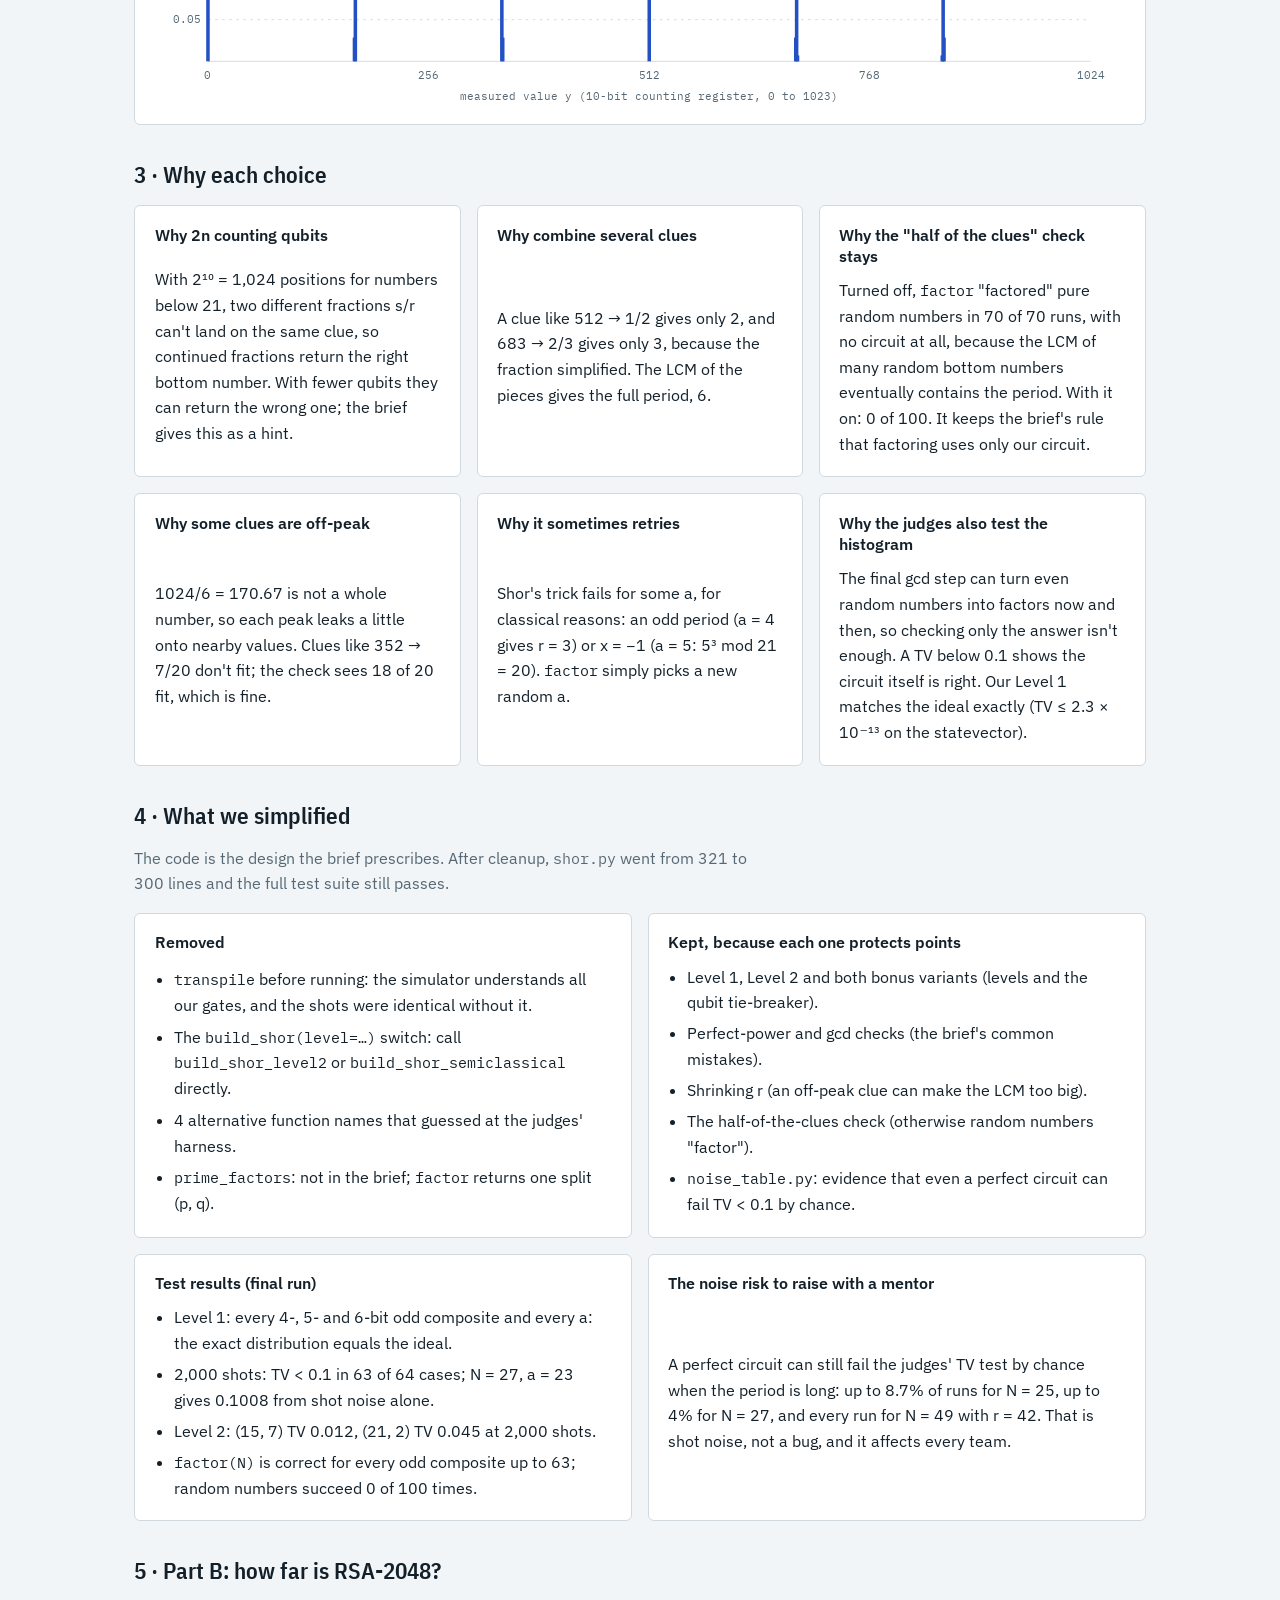
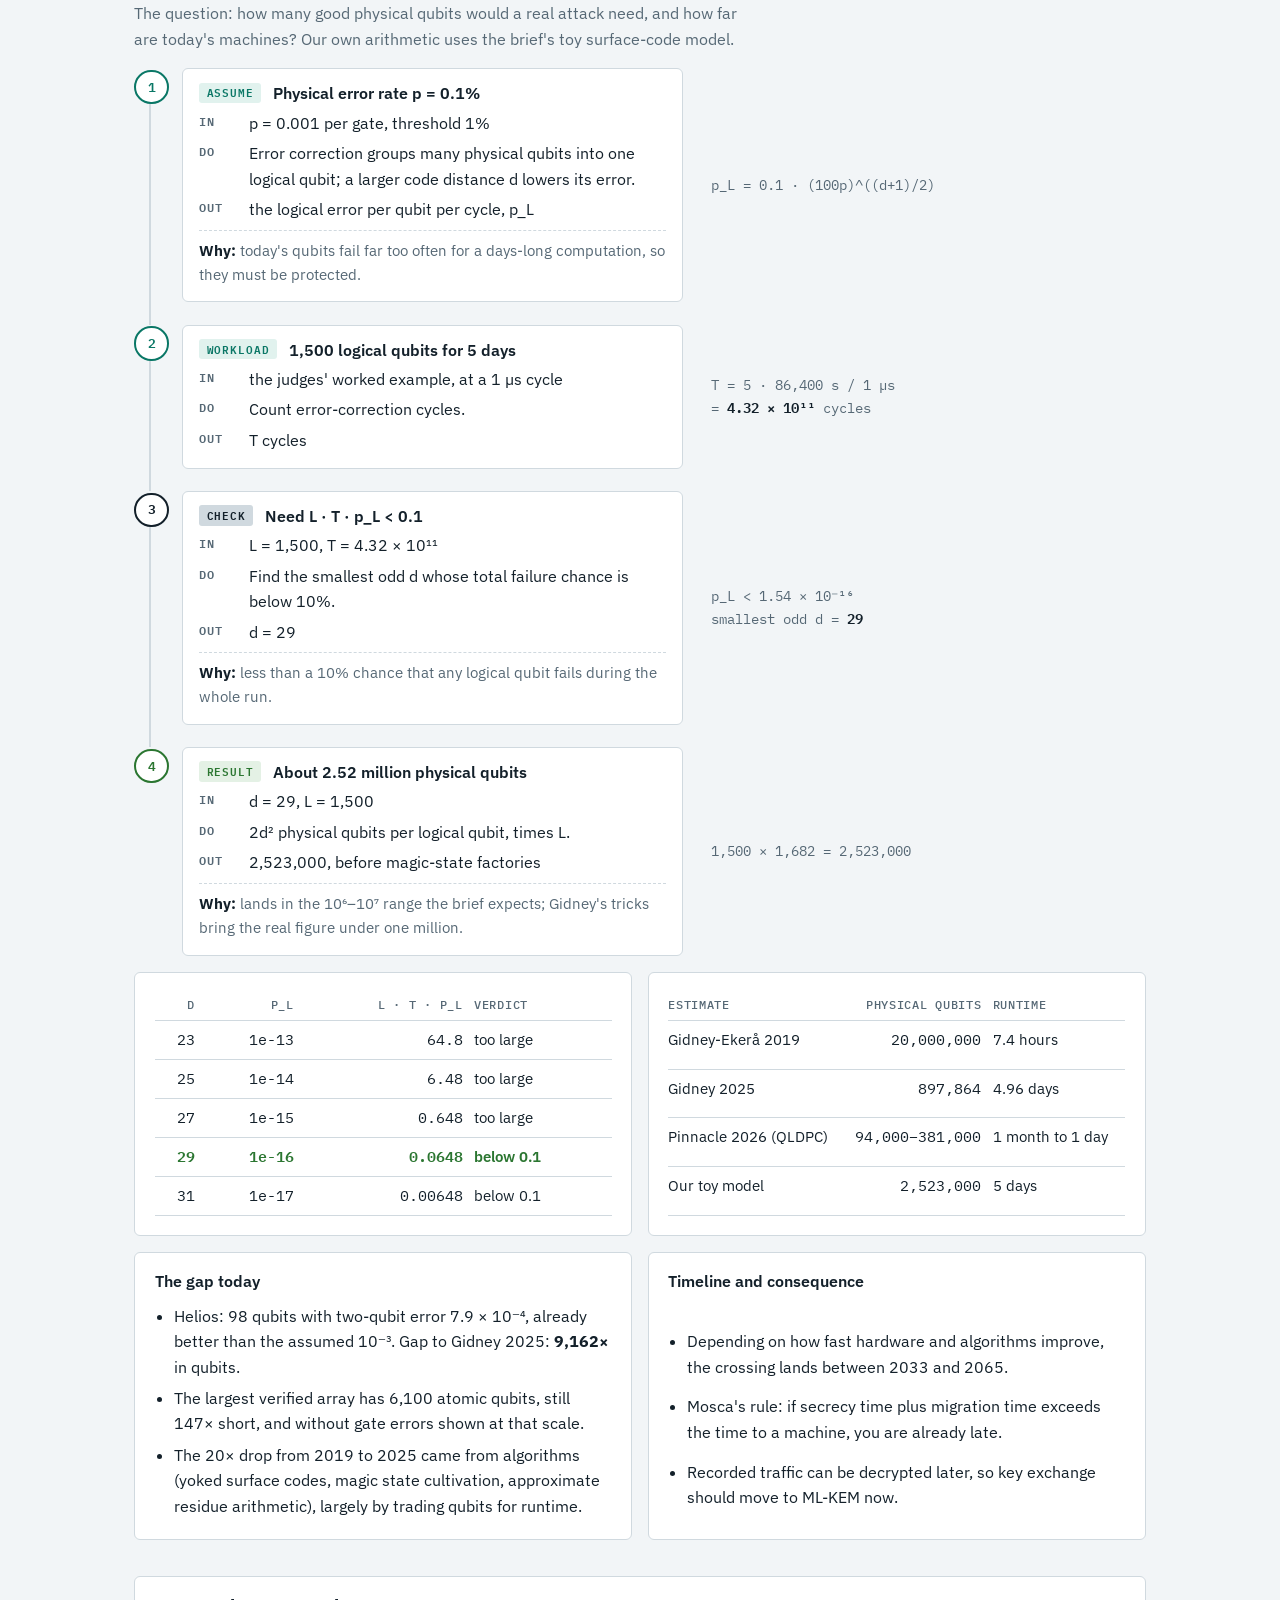
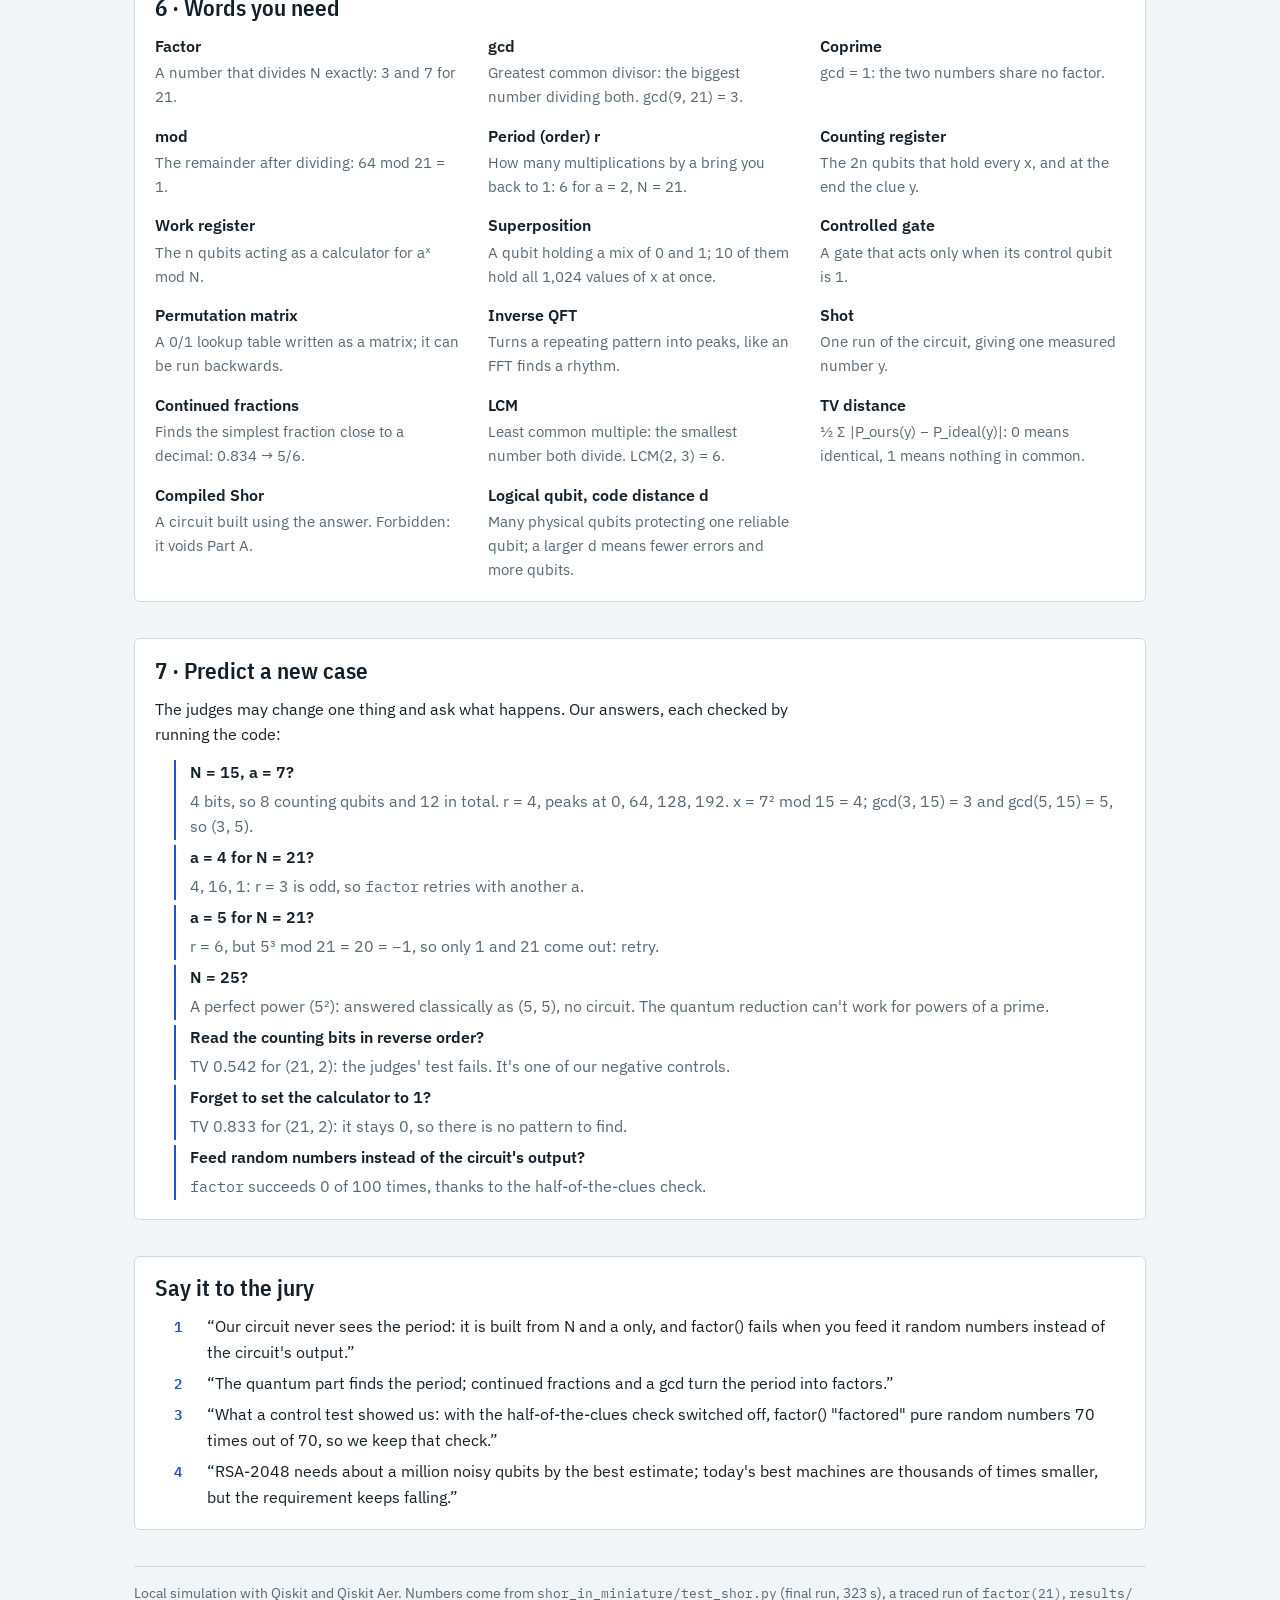
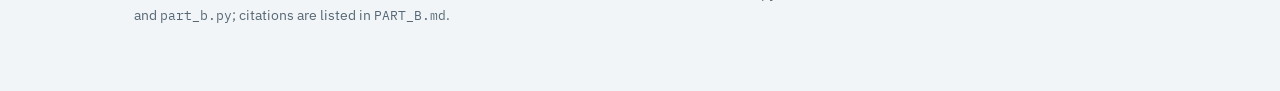
<file: diagrams/shor-in-miniature.html>
<!doctype html>
<html lang="en">
<head>
<meta charset="utf-8">
<meta name="viewport" content="width=device-width, initial-scale=1, viewport-fit=cover">
<title>Shor in Miniature Flow</title>
<link rel="preconnect" href="https://fonts.googleapis.com">
<link rel="stylesheet" href="https://fonts.googleapis.com/css2?family=IBM+Plex+Mono:wght@400;500;600&family=IBM+Plex+Sans+Condensed:wght@500;600&family=IBM+Plex+Sans:wght@400;500;600&display=swap">
<link rel="stylesheet" href="diagrams.css">
</head>
<body>
<main class="page">
  <nav class="crumbs"><a href="index.html">All diagrams</a><a href="ch1-trust-no-input.html">Trust No Input</a><a href="quantum-dice.html">Quantum Dice</a><a href="bb84-bob.html">BB84</a></nav>

  <header>
    <span class="eyebrow">BreaQ 2026 · Quantum Hacking · Shor in Miniature (140 pts)</span>
    <h1>Shor in Miniature</h1>
    <p class="lede">The quantum circuit does one job: it finds how often the powers of a number repeat (the period). Ordinary arithmetic turns that period into the factors. Part B scales the same idea up to RSA-2048 and asks how far today's machines are.</p>
    <dl class="facts">
      <div><dt>Level 1, N = 21</dt><dd>15 qubits</dd></div>
      <div><dt>Level 2, N = 21</dt><dd>22 qubits</dd></div>
      <div><dt>Bonus, 6-bit N</dt><dd>15 qubits (7 with tables)</dd></div>
      <div><dt>Test suite</dt><dd>all passed, 323 s</dd></div>
    </dl>
  </header>

  <section aria-labelledby="glance-h">
    <h2 id="glance-h">The project at a glance</h2>
    <ol class="pipe">
      <li class="classical"><span class="tag classical">classical</span><b>Pre-checks</b><span>21 is odd and not a power; pick a = 2; gcd(2, 21) = 1.</span></li>
      <li class="quantum"><span class="tag quantum">quantum</span><b>Build the circuit</b><span><code>build_shor(21, 2)</code>: 15 qubits, never told the answer.</span></li>
      <li class="quantum"><span class="tag quantum">quantum</span><b>Run 20 shots</b><span>20 clues y, mostly near multiples of 1024/6.</span></li>
      <li class="check"><span class="tag check">classical</span><b>Find the period</b><span>Fractions and LCM give r = 6, since 2⁶ mod 21 = 1.</span></li>
      <li class="out"><span class="tag out">output</span><b>Factors</b><span>x = 2³ mod 21 = 8; gcd(7, 21), gcd(9, 21) give (3, 7).</span></li>
    </ol>
  </section>

  <div class="grid-2">
    <section class="panel" aria-labelledby="judge-h">
      <h2 id="judge-h">What the judges do</h2>
      <p>They call <code>build_shor(N, a)</code> and <code>factor(N)</code> on hidden odd composite numbers up to 6 bits, and run two tests per case:</p>
      <ol>
        <li><b>Distribution:</b> the TV distance between our 2,000-shot histogram and the ideal one must be below 0.1.</li>
        <li><b>Factoring:</b> <code>factor(N)</code> returns the right factors in time, using only our circuit.</li>
      </ol>
      <p><b>Forbidden ("compiled Shor"):</b> giving the circuit r or the factors, looking N up in a table, or finding r classically inside <code>factor</code>. Precomputing a^(2^j) mod N is allowed.</p>
    </section>
    <section class="panel" aria-labelledby="levels-h">
      <h2 id="levels-h">Three ways to build the multiplier</h2>
      <div class="table-wrap">
        <table>
          <thead><tr><th>Version</th><th>Call</th><th class="num">N = 21</th><th class="num">6-bit N</th></tr></thead>
          <tbody>
            <tr><td>Level 1 (40 pts)</td><td><code>build_shor</code>: lookup tables</td><td class="num">15</td><td class="num">18</td></tr>
            <tr><td>Level 2 (+30)</td><td><code>build_shor_level2</code>: QFT adders</td><td class="num">22</td><td class="num">26</td></tr>
            <tr><td>Bonus</td><td><code>build_shor_semiclassical</code>: 1 recycled qubit</td><td class="num">13</td><td class="num">15</td></tr>
            <tr><td>Bonus, tables</td><td>same, <code>gates=False</code></td><td class="num">6</td><td class="num">7</td></tr>
          </tbody>
        </table>
      </div>
      <p>Qubit counts. Tie-breaker: fewer qubits on the hidden 6-bit case.</p>
    </section>
  </div>

  <section aria-labelledby="run-h">
    <h2 id="run-h">1 · One real run of factor(21), end to end</h2>
    <p class="section-intro">Every value on the right is from an actual run (the random pick happened to be a = 2). Left: what goes in, what it does, what comes out, and why. Right: the code from <code>shor.py</code> and its real output.</p>
    <ul class="legend">
      <li><span class="tag classical">classical</span> ordinary Python</li>
      <li><span class="tag quantum">quantum</span> the circuit</li>
      <li><span class="tag check">check</span> a decision</li>
      <li><span class="tag out">output</span> the answer</li>
    </ul>
    <ol class="flow">
      <li class="stage classical">
        <div class="card">
          <div class="card-head"><span class="tag classical">classical</span><h3>Pre-checks and a random a</h3></div>
          <dl class="io">
            <dt>IN</dt><dd>N = 21, given by the judges</dd>
            <dt>DO</dt><dd>Is it even? Is it a perfect power like 5² or 3³? Pick a random a from 2 to 19, then compute gcd(a, 21).</dd>
            <dt>OUT</dt><dd>a = 2, and gcd = 1, so we need the circuit</dd>
          </dl>
          <p class="why"><b>Why:</b> an even N or a power has an easy classical answer (the quantum trick can't work on powers). A random a avoids a lookup table, which is forbidden. If a shared a factor with N, the gcd would already be the answer.</p>
        </div>
        <div class="note code-note">
<pre class="code">if N % 2 == 0:
    return done(2)
b = perfect_power(N)
if b:
    return done(b)
a = rng.randrange(2, N - 1)
g = math.gcd(a, N)
if g &gt; 1:
    return done(g)</pre>
          <p>21 odd · not a power · a = <b>2</b> · gcd(2, 21) = <b>1</b><br>9, 25, 27, 49 are powers: answered without a circuit</p>
        </div>
      </li>
      <li class="stage quantum">
        <div class="card">
          <div class="card-head"><span class="tag quantum">quantum</span><h3>Build the circuit: <code>build_shor(21, 2)</code></h3></div>
          <dl class="io">
            <dt>IN</dt><dd>only N = 21 and a = 2; the period r is never given</dd>
            <dt>DO</dt><dd>10 counting qubits try every x from 0 to 1023 at once; 5 work qubits compute 2ˣ mod 21 for all of them; an inverse QFT turns the repeat into peaks; measure the counting qubits.</dd>
            <dt>OUT</dt><dd>a 15-qubit circuit, not run yet (section 2 opens it up)</dd>
          </dl>
          <p class="why"><b>Why:</b> 2ˣ mod 21 repeats every 6 steps (1, 2, 4, 8, 16, 11, 1, …). The circuit hides that 6 in the counting qubits, where the inverse QFT can turn it into readable peaks.</p>
        </div>
        <div class="note code-note">
<pre class="code">n = N.bit_length()        # 5
t = 2 * n                 # 10
qc.x(work[0])             # calculator = 1
qc.h(cnt)                 # all x at once
consts = mult_constants(N, a, t)
for q in range(t):
    qc.append(_ctrl_perm_gate(N, n, consts[t - 1 - q]),
              [cnt[q]] + list(work))
qc.compose(iqft_circuit(t), qubits=list(cnt), inplace=True)
qc.measure(cnt, c)</pre>
          <p><b>15</b> qubits · 1 X · 20 H · 10 controlled multiplications · 45 controlled phases · 10 measurements</p>
        </div>
      </li>
      <li class="stage quantum">
        <div class="card">
          <div class="card-head"><span class="tag quantum">quantum</span><h3>Run 20 shots: <code>run_shots(qc, 20, seed)</code></h3></div>
          <dl class="io">
            <dt>IN</dt><dd>the circuit and a seed</dd>
            <dt>DO</dt><dd>The Aer simulator runs it 20 times, keeps every result separately, and turns each 10-bit string into a number y.</dd>
            <dt>OUT</dt><dd>20 clues y</dd>
          </dl>
          <p class="why"><b>Why:</b> one run gives one random clue, and one clue often gives only part of r, so we collect several. Most clues sit at the peaks; a few (352, 837) land in the small tails, because 1024/6 is not a whole number.</p>
        </div>
        <div class="note code-note">
<pre class="code">sim = AerSimulator(method="statevector",
                   seed_simulator=seed)
res = sim.run(qc, shots=shots, memory=True).result()
return [int(m.replace(" ", ""), 2)
        for m in res.get_memory()]</pre>
          <p>[512, 0, 854, 0, 171, 0, <span class="hit">352</span>, 512, 853, 0, 0, 171, 683, 0, 682, <span class="hit">837</span>, 680, 512, 512, 853]</p>
        </div>
      </li>
      <li class="stage classical">
        <div class="card">
          <div class="card-head"><span class="tag classical">classical</span><h3>Clues to fractions (continued fractions)</h3></div>
          <dl class="io">
            <dt>IN</dt><dd>the 20 clues</dd>
            <dt>DO</dt><dd>Divide each clue by 1024 and find the closest simple fraction whose bottom number is below 21.</dd>
            <dt>OUT</dt><dd>20 bottom numbers (denominators)</dd>
          </dl>
          <p class="why"><b>Why:</b> y/1024 ≈ s/r, so each clue is a fraction in disguise, and its bottom number is r or a piece of r (3/6 simplifies to 1/2). The limit "below 21" stops huge, wrong bottom numbers.</p>
        </div>
        <div class="note code-note">
<pre class="code">dens = [Fraction(y, 2 ** t)
        .limit_denominator(N - 1).denominator
        for y in ys]</pre>
          <p>854 → 5/6 · 512 → 1/2 · 171 → 1/6 · 683 → 2/3 · 0 → 0 · 352 → 7/20 · 837 → 9/11<br>[2, 1, 6, 1, 6, 1, 20, 2, 6, 1, 1, 6, 3, 1, 3, 11, 3, 2, 2, 6]</p>
        </div>
      </li>
      <li class="stage check">
        <div class="card">
          <div class="card-head"><span class="tag check">check</span><h3>Bottom numbers to the period r</h3></div>
          <dl class="io">
            <dt>IN</dt><dd>the bottom numbers, in shot order</dd>
            <dt>DO</dt><dd>Combine them with the least common multiple (LCM) until 2ʳ mod 21 = 1. Then try to shrink r (would 3 or 2 also work?), and check that r explains at least half of all clues.</dd>
            <dt>OUT</dt><dd>r = 6, found at shot 3</dd>
          </dl>
          <p class="why"><b>Why:</b> the LCM glues pieces such as 2 and 3 into 6. 2ʳ mod 21 = 1 is what "period" means. The half-of-the-clues check is the anti-cheat: random numbers could pass the first test, but they don't explain most clues.</p>
        </div>
        <div class="note code-note">
<pre class="code">for d in dens:
    r = r * d // math.gcd(r, d)        # LCM
    if r &gt; 1 and pow(a, r, N) == 1:
        r = _strip(a, r, N)
        return r if sum(r % d == 0 for d in dens) \
                    &gt;= SUPPORT * len(dens) else None</pre>
          <p>shot 1: d = 2 → r = 2 → 2² mod 21 = 4<br>shot 2: d = 1 → r = 2 → still 4<br>shot 3: d = 6 → r = 6 → 2⁶ mod 21 = <b>1</b> ✓<br>shrink: 2³ = 8, 2² = 4, so r stays 6<br>explains <b>18 / 20</b> clues (needs 10)</p>
        </div>
      </li>
      <li class="stage check">
        <div class="card">
          <div class="card-head"><span class="tag check">check</span><h3>Is r useful?</h3></div>
          <dl class="io">
            <dt>IN</dt><dd>r = 6</dd>
            <dt>DO</dt><dd>Check that r is even, compute x = 2^(6/2) mod 21, and check that x is not 20 (−1 mod 21).</dd>
            <dt>OUT</dt><dd>x = 8</dd>
          </dl>
          <p class="why"><b>Why:</b> x² = 2⁶ leaves remainder 1, so (x − 1)(x + 1) is a multiple of 21 and the factors hide in x − 1 and x + 1. An odd r can't be halved (a = 4 gives r = 3), and x = −1 gives only 1 and 21 (a = 5).</p>
          <span class="branch">otherwise: retry with a new a</span>
        </div>
        <div class="note code-note">
<pre class="code">if r is None or r % 2:
    continue
x = pow(a, r // 2, N)
if x == N - 1:
    continue</pre>
          <p>6 is even ✓ · x = 2³ mod 21 = <b>8</b> · 8 ≠ 20 ✓</p>
        </div>
      </li>
      <li class="stage out">
        <div class="card">
          <div class="card-head"><span class="tag out">output</span><h3>The factors</h3></div>
          <dl class="io">
            <dt>IN</dt><dd>x = 8</dd>
            <dt>DO</dt><dd>gcd(8 − 1, 21) and gcd(8 + 1, 21); keep a result strictly between 1 and 21.</dd>
            <dt>OUT</dt><dd><code>factor(21) = (3, 7)</code></dd>
          </dl>
          <p class="why"><b>Why:</b> 7 × 9 = 63 = 3 × 21, so 21's factors are split between 7 and 9, and the gcd pulls out the shared part.</p>
        </div>
        <div class="note code-note">
<pre class="code">for p in (math.gcd(x - 1, N), math.gcd(x + 1, N)):
    if 1 &lt; p &lt; N:
        return done(p)</pre>
          <p>gcd(7, 21) = <b>7</b> · gcd(9, 21) = <b>3</b><br>3 × 7 = 21 ✓, smaller number first</p>
        </div>
      </li>
    </ol>
  </section>

  <section aria-labelledby="inside-h">
    <h2 id="inside-h">2 · Inside build_shor(21, 2)</h2>
    <p class="section-intro">The circuit, action by action. The work register is the "calculator"; the counting register holds every x and, at the end, the clue y.</p>
    <div class="panel table-wrap">
      <table>
        <thead><tr><th>#</th><th>Code</th><th>What it does</th><th>Why</th></tr></thead>
        <tbody>
          <tr><td class="num">1</td><td><code>int(N), int(a)</code>, <code>_check</code></td><td>Plain numbers; gcd(a, N) must be 1</td><td>Judges may pass numpy ints; without gcd 1 there is no period</td></tr>
          <tr><td class="num">2</td><td><code>n = 5</code>, <code>t = 10</code></td><td>Work: 5 qubits; counting: 10</td><td>5 bits hold up to 31; 2¹⁰ = 1,024 ≥ 21² = 441 gives a sharp reading</td></tr>
          <tr><td class="num">3</td><td><code>qc.x(work[0])</code></td><td>Calculator = 1</td><td>We multiply again and again; 0 would stay 0</td></tr>
          <tr><td class="num">4</td><td><code>qc.h(cnt)</code></td><td>All x from 0 to 1023 at once</td><td>Computes 2ˣ for every x in one go</td></tr>
          <tr><td class="num">5</td><td><code>mult_constants</code></td><td>2, 4, 16, 4, 16, 4, 16, 4, 16, 4</td><td>x is binary, so 2ˣ = 2^(1·bit₀) · 2^(2·bit₁) · …: one multiplier per counting qubit</td></tr>
          <tr><td class="num">6</td><td>10 × <code>_ctrl_perm_gate</code></td><td>Counting qubit q: "if I'm 1, multiply the calculator by my number"</td><td>Together they compute 2ˣ mod 21 for every x; the calculator can only show 1, 2, 4, 8, 16, 11</td></tr>
          <tr><td class="num">7</td><td><code>iqft_circuit(10)</code></td><td>Inverse QFT on the counting qubits</td><td>Like an FFT, it turns "repeats every 6" into peaks at multiples of 1024/6</td></tr>
          <tr><td class="num">8</td><td><code>qc.measure(cnt, c)</code></td><td>Read the counting qubits into 10 bits</td><td>The only way to get the clue out; the calculator isn't needed</td></tr>
        </tbody>
      </table>
    </div>
    <div class="grid-2">
      <div class="panel">
        <h3>Wiring: which qubit multiplies by what</h3>
        <div class="table-wrap">
          <table>
            <thead><tr><th>counting qubit</th><th class="num">0</th><th class="num">1</th><th class="num">2</th><th class="num">3</th><th class="num">4</th><th class="num">5</th><th class="num">6</th><th class="num">7</th><th class="num">8</th><th class="num">9</th></tr></thead>
            <tbody><tr><td>multiply by</td><td class="num">4</td><td class="num">16</td><td class="num">4</td><td class="num">16</td><td class="num">4</td><td class="num">16</td><td class="num">4</td><td class="num">16</td><td class="num">4</td><td class="num">2</td></tr></tbody>
          </table>
        </div>
        <p>Reversed on purpose: qubit 0 gets the largest power. That is the QFT's swap layer moved into the wiring, so the measured key read as a binary number is y directly. The textbook order with Qiskit's own inverse QFT gives exactly the same distribution, plus 5 swap gates.</p>
      </div>
      <div class="panel">
        <h3>What the registers hold after each step</h3>
        <div class="table-wrap">
          <table>
            <thead><tr><th>After</th><th>Counting register</th><th>Work register</th></tr></thead>
            <tbody>
              <tr><td>X</td><td>0</td><td>1</td></tr>
              <tr><td>H</td><td>every x, 0–1023</td><td>1</td></tr>
              <tr><td>multiplications</td><td>every x</td><td>2ˣ mod 21: 1, 2, 4, 8, 16, 11 (1/6 each)</td></tr>
              <tr><td>inverse QFT</td><td>peaks at 0, 171, 341, 512, 683, 853</td><td>not used</td></tr>
              <tr><td>measure</td><td>one clue y</td><td>never measured</td></tr>
            </tbody>
          </table>
        </div>
        <p>The lookup table for "× 2 mod 21": 1→2, 2→4, …, 10→20, 11→1, 12→3, …. It is reversible because no two inputs give the same output.</p>
      </div>
    </div>
  </section>

  <section aria-labelledby="dist-h">
    <h2 id="dist-h">What the circuit should output for N = 21, a = 2</h2>
    <p class="section-intro">The ideal chance of each clue y. 0 and 512 are exact multiples of 1024/6 (16.7% each); the other peaks are 11.4% each, with 2.85% on a neighbour. The judges compare a 2,000-shot histogram against this.</p>
    <div class="panel chart">
      <svg viewBox="0 0 1100 260" role="img" aria-label="Ideal distribution of the measured value y for N = 21, a = 2: peaks at 0, 171, 341, 512, 683 and 853">
        <line class="axis" x1="60" y1="162.8" x2="1060" y2="162.8" stroke-dasharray="3 5"/>
        <text x="52" y="166.8" text-anchor="end">0.05</text>
        <line class="axis" x1="60" y1="115.6" x2="1060" y2="115.6" stroke-dasharray="3 5"/>
        <text x="52" y="119.6" text-anchor="end">0.10</text>
        <line class="axis" x1="60" y1="68.3" x2="1060" y2="68.3" stroke-dasharray="3 5"/>
        <text x="52" y="72.3" text-anchor="end">0.15</text>
        <line class="axis" x1="60" y1="210" x2="1060" y2="210"/>
        <rect class="peak" x="58.0" y="52.6" width="4" height="157.4"/>
        <rect class="peak" x="224.0" y="183.1" width="4" height="26.9"/>
        <rect class="peak" x="225.0" y="102.3" width="4" height="107.7"/>
        <rect class="peak" x="391.0" y="102.3" width="4" height="107.7"/>
        <rect class="peak" x="392.0" y="183.1" width="4" height="26.9"/>
        <rect class="peak" x="558.0" y="52.6" width="4" height="157.4"/>
        <rect class="peak" x="724.0" y="183.1" width="4" height="26.9"/>
        <rect class="peak" x="725.0" y="102.3" width="4" height="107.7"/>
        <rect class="peak" x="726.0" y="203.3" width="4" height="6.7"/>
        <rect class="peak" x="890.0" y="203.3" width="4" height="6.7"/>
        <rect class="peak" x="891.0" y="102.3" width="4" height="107.7"/>
        <rect class="peak" x="892.0" y="183.1" width="4" height="26.9"/>
        <text class="peak-label" x="60.0" y="44.6" text-anchor="middle">0</text>
        <text class="peak-label" x="227.0" y="94.3" text-anchor="middle">171</text>
        <text class="peak-label" x="393.0" y="94.3" text-anchor="middle">341</text>
        <text class="peak-label" x="560.0" y="44.6" text-anchor="middle">512</text>
        <text class="peak-label" x="727.0" y="94.3" text-anchor="middle">683</text>
        <text class="peak-label" x="893.0" y="94.3" text-anchor="middle">853</text>
        <text x="60.0" y="230" text-anchor="middle">0</text>
        <text x="310.0" y="230" text-anchor="middle">256</text>
        <text x="560.0" y="230" text-anchor="middle">512</text>
        <text x="810.0" y="230" text-anchor="middle">768</text>
        <text x="1060.0" y="230" text-anchor="middle">1024</text>
        <text x="560" y="254" text-anchor="middle">measured value y (10-bit counting register, 0 to 1023)</text>
        <text x="14" y="44">P(y)</text>
      </svg>
    </div>
  </section>

  <section aria-labelledby="why-h">
    <h2 id="why-h">3 · Why each choice</h2>
    <div class="grid-2">
      <div class="panel">
        <h3>Why 2n counting qubits</h3>
        <p>With 2¹⁰ = 1,024 positions for numbers below 21, two different fractions s/r can't land on the same clue, so continued fractions return the right bottom number. With fewer qubits they can return the wrong one; the brief gives this as a hint.</p>
      </div>
      <div class="panel">
        <h3>Why combine several clues</h3>
        <p>A clue like 512 → 1/2 gives only 2, and 683 → 2/3 gives only 3, because the fraction simplified. The LCM of the pieces gives the full period, 6.</p>
      </div>
      <div class="panel">
        <h3>Why the "half of the clues" check stays</h3>
        <p>Turned off, <code>factor</code> "factored" pure random numbers in 70 of 70 runs, with no circuit at all, because the LCM of many random bottom numbers eventually contains the period. With it on: 0 of 100. It keeps the brief's rule that factoring uses only our circuit.</p>
      </div>
      <div class="panel">
        <h3>Why some clues are off-peak</h3>
        <p>1024/6 = 170.67 is not a whole number, so each peak leaks a little onto nearby values. Clues like 352 → 7/20 don't fit; the check sees 18 of 20 fit, which is fine.</p>
      </div>
      <div class="panel">
        <h3>Why it sometimes retries</h3>
        <p>Shor's trick fails for some a, for classical reasons: an odd period (a = 4 gives r = 3) or x = −1 (a = 5: 5³ mod 21 = 20). <code>factor</code> simply picks a new random a.</p>
      </div>
      <div class="panel">
        <h3>Why the judges also test the histogram</h3>
        <p>The final gcd step can turn even random numbers into factors now and then, so checking only the answer isn't enough. A TV below 0.1 shows the circuit itself is right. Our Level 1 matches the ideal exactly (TV ≤ 2.3 × 10⁻¹³ on the statevector).</p>
      </div>
    </div>
  </section>

  <section aria-labelledby="simple-h">
    <h2 id="simple-h">4 · What we simplified</h2>
    <p class="section-intro">The code is the design the brief prescribes. After cleanup, <code>shor.py</code> went from 321 to 300 lines and the full test suite still passes.</p>
    <div class="grid-2">
      <div class="panel">
        <h3>Removed</h3>
        <ul>
          <li><code>transpile</code> before running: the simulator understands all our gates, and the shots were identical without it.</li>
          <li>The <code>build_shor(level=…)</code> switch: call <code>build_shor_level2</code> or <code>build_shor_semiclassical</code> directly.</li>
          <li>4 alternative function names that guessed at the judges' harness.</li>
          <li><code>prime_factors</code>: not in the brief; <code>factor</code> returns one split (p, q).</li>
        </ul>
      </div>
      <div class="panel">
        <h3>Kept, because each one protects points</h3>
        <ul>
          <li>Level 1, Level 2 and both bonus variants (levels and the qubit tie-breaker).</li>
          <li>Perfect-power and gcd checks (the brief's common mistakes).</li>
          <li>Shrinking r (an off-peak clue can make the LCM too big).</li>
          <li>The half-of-the-clues check (otherwise random numbers "factor").</li>
          <li><code>noise_table.py</code>: evidence that even a perfect circuit can fail TV &lt; 0.1 by chance.</li>
        </ul>
      </div>
    </div>
    <div class="grid-2">
      <div class="panel">
        <h3>Test results (final run)</h3>
        <ul>
          <li>Level 1: every 4-, 5- and 6-bit odd composite and every a: the exact distribution equals the ideal.</li>
          <li>2,000 shots: TV &lt; 0.1 in 63 of 64 cases; N = 27, a = 23 gives 0.1008 from shot noise alone.</li>
          <li>Level 2: (15, 7) TV 0.012, (21, 2) TV 0.045 at 2,000 shots.</li>
          <li><code>factor(N)</code> is correct for every odd composite up to 63; random numbers succeed 0 of 100 times.</li>
        </ul>
      </div>
      <div class="panel">
        <h3>The noise risk to raise with a mentor</h3>
        <p>A perfect circuit can still fail the judges' TV test by chance when the period is long: up to 8.7% of runs for N = 25, up to 4% for N = 27, and every run for N = 49 with r = 42. That is shot noise, not a bug, and it affects every team.</p>
      </div>
    </div>
  </section>

  <section aria-labelledby="b-h">
    <h2 id="b-h">5 · Part B: how far is RSA-2048?</h2>
    <p class="section-intro">The question: how many good physical qubits would a real attack need, and how far are today's machines? Our own arithmetic uses the brief's toy surface-code model.</p>
    <ol class="flow">
      <li class="stage classical">
        <div class="card">
          <div class="card-head"><span class="tag classical">assume</span><h3>Physical error rate p = 0.1%</h3></div>
          <dl class="io">
            <dt>IN</dt><dd>p = 0.001 per gate, threshold 1%</dd>
            <dt>DO</dt><dd>Error correction groups many physical qubits into one logical qubit; a larger code distance d lowers its error.</dd>
            <dt>OUT</dt><dd>the logical error per qubit per cycle, p_L</dd>
          </dl>
          <p class="why"><b>Why:</b> today's qubits fail far too often for a days-long computation, so they must be protected.</p>
        </div>
        <p class="note">p_L = 0.1 · (100p)^((d+1)/2)</p>
      </li>
      <li class="stage classical">
        <div class="card">
          <div class="card-head"><span class="tag classical">workload</span><h3>1,500 logical qubits for 5 days</h3></div>
          <dl class="io">
            <dt>IN</dt><dd>the judges' worked example, at a 1 µs cycle</dd>
            <dt>DO</dt><dd>Count error-correction cycles.</dd>
            <dt>OUT</dt><dd>T cycles</dd>
          </dl>
        </div>
        <p class="note">T = 5 · 86,400 s / 1 µs<br>= <b>4.32 × 10¹¹</b> cycles</p>
      </li>
      <li class="stage check">
        <div class="card">
          <div class="card-head"><span class="tag check">check</span><h3>Need L · T · p_L &lt; 0.1</h3></div>
          <dl class="io">
            <dt>IN</dt><dd>L = 1,500, T = 4.32 × 10¹¹</dd>
            <dt>DO</dt><dd>Find the smallest odd d whose total failure chance is below 10%.</dd>
            <dt>OUT</dt><dd>d = 29</dd>
          </dl>
          <p class="why"><b>Why:</b> less than a 10% chance that any logical qubit fails during the whole run.</p>
        </div>
        <p class="note">p_L &lt; 1.54 × 10⁻¹⁶<br>smallest odd d = <b>29</b></p>
      </li>
      <li class="stage out">
        <div class="card">
          <div class="card-head"><span class="tag out">result</span><h3>About 2.52 million physical qubits</h3></div>
          <dl class="io">
            <dt>IN</dt><dd>d = 29, L = 1,500</dd>
            <dt>DO</dt><dd>2d² physical qubits per logical qubit, times L.</dd>
            <dt>OUT</dt><dd>2,523,000, before magic-state factories</dd>
          </dl>
          <p class="why"><b>Why:</b> lands in the 10⁶–10⁷ range the brief expects; Gidney's tricks bring the real figure under one million.</p>
        </div>
        <p class="note">1,500 × 1,682 = 2,523,000</p>
      </li>
    </ol>
    <div class="grid-2">
      <div class="panel table-wrap">
        <table>
          <thead><tr><th class="num">d</th><th class="num">p_L</th><th class="num">L · T · p_L</th><th>Verdict</th></tr></thead>
          <tbody>
            <tr><td class="num">23</td><td class="num">1e-13</td><td class="num">64.8</td><td>too large</td></tr>
            <tr><td class="num">25</td><td class="num">1e-14</td><td class="num">6.48</td><td>too large</td></tr>
            <tr><td class="num">27</td><td class="num">1e-15</td><td class="num">0.648</td><td>too large</td></tr>
            <tr class="pass"><td class="num">29</td><td class="num">1e-16</td><td class="num">0.0648</td><td>below 0.1</td></tr>
            <tr><td class="num">31</td><td class="num">1e-17</td><td class="num">0.00648</td><td>below 0.1</td></tr>
          </tbody>
        </table>
      </div>
      <div class="panel table-wrap">
        <table>
          <thead><tr><th>Estimate</th><th class="num">Physical qubits</th><th>Runtime</th></tr></thead>
          <tbody>
            <tr><td>Gidney-Ekerå 2019</td><td class="num">20,000,000</td><td>7.4 hours</td></tr>
            <tr><td>Gidney 2025</td><td class="num">897,864</td><td>4.96 days</td></tr>
            <tr><td>Pinnacle 2026 (QLDPC)</td><td class="num">94,000–381,000</td><td>1 month to 1 day</td></tr>
            <tr><td>Our toy model</td><td class="num">2,523,000</td><td>5 days</td></tr>
          </tbody>
        </table>
      </div>
    </div>
    <div class="grid-2">
      <div class="panel">
        <h3>The gap today</h3>
        <ul>
          <li>Helios: 98 qubits with two-qubit error 7.9 × 10⁻⁴, already better than the assumed 10⁻³. Gap to Gidney 2025: <b>9,162×</b> in qubits.</li>
          <li>The largest verified array has 6,100 atomic qubits, still 147× short, and without gate errors shown at that scale.</li>
          <li>The 20× drop from 2019 to 2025 came from algorithms (yoked surface codes, magic state cultivation, approximate residue arithmetic), largely by trading qubits for runtime.</li>
        </ul>
      </div>
      <div class="panel">
        <h3>Timeline and consequence</h3>
        <ul>
          <li>Depending on how fast hardware and algorithms improve, the crossing lands between 2033 and 2065.</li>
          <li>Mosca's rule: if secrecy time plus migration time exceeds the time to a machine, you are already late.</li>
          <li>Recorded traffic can be decrypted later, so key exchange should move to ML-KEM now.</li>
        </ul>
      </div>
    </div>
  </section>

  <section class="panel" aria-labelledby="words-h">
    <h2 id="words-h">6 · Words you need</h2>
    <dl class="glossary">
      <div><dt>Factor</dt><dd>A number that divides N exactly: 3 and 7 for 21.</dd></div>
      <div><dt>gcd</dt><dd>Greatest common divisor: the biggest number dividing both. gcd(9, 21) = 3.</dd></div>
      <div><dt>Coprime</dt><dd>gcd = 1: the two numbers share no factor.</dd></div>
      <div><dt>mod</dt><dd>The remainder after dividing: 64 mod 21 = 1.</dd></div>
      <div><dt>Period (order) r</dt><dd>How many multiplications by a bring you back to 1: 6 for a = 2, N = 21.</dd></div>
      <div><dt>Counting register</dt><dd>The 2n qubits that hold every x, and at the end the clue y.</dd></div>
      <div><dt>Work register</dt><dd>The n qubits acting as a calculator for aˣ mod N.</dd></div>
      <div><dt>Superposition</dt><dd>A qubit holding a mix of 0 and 1; 10 of them hold all 1,024 values of x at once.</dd></div>
      <div><dt>Controlled gate</dt><dd>A gate that acts only when its control qubit is 1.</dd></div>
      <div><dt>Permutation matrix</dt><dd>A 0/1 lookup table written as a matrix; it can be run backwards.</dd></div>
      <div><dt>Inverse QFT</dt><dd>Turns a repeating pattern into peaks, like an FFT finds a rhythm.</dd></div>
      <div><dt>Shot</dt><dd>One run of the circuit, giving one measured number y.</dd></div>
      <div><dt>Continued fractions</dt><dd>Finds the simplest fraction close to a decimal: 0.834 → 5/6.</dd></div>
      <div><dt>LCM</dt><dd>Least common multiple: the smallest number both divide. LCM(2, 3) = 6.</dd></div>
      <div><dt>TV distance</dt><dd>½ Σ |P_ours(y) − P_ideal(y)|: 0 means identical, 1 means nothing in common.</dd></div>
      <div><dt>Compiled Shor</dt><dd>A circuit built using the answer. Forbidden: it voids Part A.</dd></div>
      <div><dt>Logical qubit, code distance d</dt><dd>Many physical qubits protecting one reliable qubit; a larger d means fewer errors and more qubits.</dd></div>
    </dl>
  </section>

  <section class="panel" aria-labelledby="predict-h">
    <h2 id="predict-h">7 · Predict a new case</h2>
    <p>The judges may change one thing and ask what happens. Our answers, each checked by running the code:</p>
    <ul class="qa">
      <li><span class="ask">N = 15, a = 7?</span><span class="ans">4 bits, so 8 counting qubits and 12 in total. r = 4, peaks at 0, 64, 128, 192. x = 7² mod 15 = 4; gcd(3, 15) = 3 and gcd(5, 15) = 5, so (3, 5).</span></li>
      <li><span class="ask">a = 4 for N = 21?</span><span class="ans">4, 16, 1: r = 3 is odd, so <code>factor</code> retries with another a.</span></li>
      <li><span class="ask">a = 5 for N = 21?</span><span class="ans">r = 6, but 5³ mod 21 = 20 = −1, so only 1 and 21 come out: retry.</span></li>
      <li><span class="ask">N = 25?</span><span class="ans">A perfect power (5²): answered classically as (5, 5), no circuit. The quantum reduction can't work for powers of a prime.</span></li>
      <li><span class="ask">Read the counting bits in reverse order?</span><span class="ans">TV 0.542 for (21, 2): the judges' test fails. It's one of our negative controls.</span></li>
      <li><span class="ask">Forget to set the calculator to 1?</span><span class="ans">TV 0.833 for (21, 2): it stays 0, so there is no pattern to find.</span></li>
      <li><span class="ask">Feed random numbers instead of the circuit's output?</span><span class="ans"><code>factor</code> succeeds 0 of 100 times, thanks to the half-of-the-clues check.</span></li>
    </ul>
  </section>

  <section class="panel" aria-labelledby="jury-h">
    <h2 id="jury-h">Say it to the jury</h2>
    <ol class="jury">
      <li><q>Our circuit never sees the period: it is built from N and a only, and factor() fails when you feed it random numbers instead of the circuit's output.</q></li>
      <li><q>The quantum part finds the period; continued fractions and a gcd turn the period into factors.</q></li>
      <li><q>What a control test showed us: with the half-of-the-clues check switched off, factor() "factored" pure random numbers 70 times out of 70, so we keep that check.</q></li>
      <li><q>RSA-2048 needs about a million noisy qubits by the best estimate; today's best machines are thousands of times smaller, but the requirement keeps falling.</q></li>
    </ol>
  </section>

  <footer>Local simulation with Qiskit and Qiskit Aer. Numbers come from <code>shor_in_miniature/test_shor.py</code> (final run, 323 s), a traced run of <code>factor(21)</code>, <code>results/</code> and <code>part_b.py</code>; citations are listed in <code>PART_B.md</code>.</footer>
</main>
</body>
</html>
</file>
<file: diagrams/diagrams.css>
/* Layout: one reading column per challenge. Each solution is drawn as a vertical "wire"
   of numbered stages (like a circuit read top to bottom), with the real measured numbers
   in a mono annotation column on the right; it stacks to one column on phones. */
:root {
  --bg: #f2f5f7;
  --surface: #ffffff;
  --fg: #13202a;
  --muted: #566875;
  --line: #d0d9df;
  --quantum: #2350c2;
  --classical: #0a7766;
  --bug: #bf3b0b;
  --ok: #2b7631;
  --quantum-soft: #e5ebfa;
  --classical-soft: #e1f2ee;
  --bug-soft: #fae8df;
  --ok-soft: #e4f1e5;
  --font-display: "IBM Plex Sans Condensed", "Arial Narrow", system-ui, sans-serif;
  --font-body: "IBM Plex Sans", system-ui, -apple-system, "Segoe UI", sans-serif;
  --font-mono: "IBM Plex Mono", ui-monospace, "SF Mono", Menlo, Consolas, monospace;
  color-scheme: light;
}
@media (prefers-color-scheme: dark) {
  :root:not([data-theme="light"]) {
    --bg: #0d1318; --surface: #141d24; --fg: #e1e9ef; --muted: #93a5b2; --line: #26333d;
    --quantum: #89a9ff; --classical: #4cc6ae; --bug: #ff8b5e; --ok: #74ca79;
    --quantum-soft: #1a2541; --classical-soft: #11302a; --bug-soft: #3a1c11; --ok-soft: #15301a;
    color-scheme: dark;
  }
}
:root[data-theme="dark"] {
  --bg: #0d1318; --surface: #141d24; --fg: #e1e9ef; --muted: #93a5b2; --line: #26333d;
  --quantum: #89a9ff; --classical: #4cc6ae; --bug: #ff8b5e; --ok: #74ca79;
  --quantum-soft: #1a2541; --classical-soft: #11302a; --bug-soft: #3a1c11; --ok-soft: #15301a;
  color-scheme: dark;
}

* { box-sizing: border-box; }
html { -webkit-text-size-adjust: 100%; }
body {
  margin: 0;
  background: var(--bg);
  color: var(--fg);
  font: 400 1rem/1.6 var(--font-body);
}
.page {
  max-width: 68rem;
  margin: 0 auto;
  padding-inline: max(1rem, 3vw);
  padding-block: 2rem 4rem;
  display: grid;
  gap: 2.25rem;
}
a { color: var(--quantum); text-underline-offset: 3px; }
a:focus-visible { outline: 2px solid var(--quantum); outline-offset: 3px; border-radius: 2px; }
code, .mono { font-family: var(--font-mono); font-size: 0.92em; font-variant-numeric: tabular-nums; }

/* header */
.eyebrow {
  font: 500 0.78rem/1 var(--font-mono);
  letter-spacing: 0.08em;
  text-transform: uppercase;
  color: var(--muted);
}
header { display: grid; gap: 0.9rem; }
h1 {
  margin: 0;
  font: 600 clamp(2.1rem, 5vw, 3.2rem)/1.05 var(--font-display);
  letter-spacing: -0.01em;
  text-wrap: balance;
}
h2 {
  margin: 0;
  font: 600 1.45rem/1.2 var(--font-display);
  text-wrap: balance;
}
h3 { margin: 0; font: 600 1.02rem/1.3 var(--font-body); }
.lede { margin: 0; max-width: 62ch; font-size: 1.12rem; color: var(--fg); }
.facts {
  display: grid;
  grid-template-columns: repeat(auto-fit, minmax(12rem, 1fr));
  gap: 0.75rem 1.5rem;
  margin: 0.4rem 0 0;
  padding: 1rem 0 0;
  border-top: 1px solid var(--line);
}
.facts div { min-width: 0; }
.facts dt { font: 500 0.74rem/1.3 var(--font-mono); letter-spacing: 0.06em; text-transform: uppercase; color: var(--muted); }
.facts dd { margin: 0.15rem 0 0; font: 500 1.05rem/1.35 var(--font-mono); font-variant-numeric: tabular-nums; }

nav.crumbs { display: flex; flex-wrap: wrap; gap: 0.4rem 1.2rem; font-size: 0.92rem; }

section { display: grid; gap: 1rem; min-width: 0; }
.section-intro { margin: 0; max-width: 62ch; color: var(--muted); }

/* legend */
.legend { display: flex; flex-wrap: wrap; gap: 0.5rem 1rem; margin: 0; padding: 0; list-style: none; font-size: 0.86rem; color: var(--muted); }
.legend li { display: flex; align-items: center; gap: 0.4rem; }

/* tags */
.tag {
  display: inline-block;
  font: 600 0.68rem/1 var(--font-mono);
  letter-spacing: 0.08em;
  text-transform: uppercase;
  padding: 0.3rem 0.45rem;
  border-radius: 3px;
  white-space: nowrap;
}
.tag.quantum { color: var(--quantum); background: var(--quantum-soft); }
.tag.classical { color: var(--classical); background: var(--classical-soft); }
.tag.bug { color: var(--bug); background: var(--bug-soft); }
.tag.check { color: var(--fg); background: var(--line); }
.tag.out { color: var(--ok); background: var(--ok-soft); }

/* the flow: a vertical wire of numbered stages */
.flow { list-style: none; margin: 0; padding: 0; counter-reset: stage; display: grid; gap: 0; }
.stage {
  counter-increment: stage;
  position: relative;
  display: grid;
  grid-template-columns: minmax(0, 1.15fr) minmax(0, 1fr);
  gap: 0.5rem 1.75rem;
  padding: 0 0 1.4rem 3rem;
}
.stage::before {
  content: counter(stage);
  position: absolute;
  left: 0;
  top: 0.1rem;
  width: 1.9rem;
  height: 1.9rem;
  display: grid;
  place-items: center;
  border-radius: 50%;
  background: var(--surface);
  border: 2px solid var(--wire, var(--muted));
  color: var(--wire, var(--muted));
  font: 600 0.82rem/1 var(--font-mono);
  z-index: 1;
}
.stage::after {
  content: "";
  position: absolute;
  left: calc(0.95rem - 1px);
  top: 2rem;
  bottom: 0;
  width: 2px;
  background: var(--line);
}
.stage:last-child { padding-bottom: 0; }
.stage:last-child::after { display: none; }
.stage.quantum { --wire: var(--quantum); }
.stage.classical { --wire: var(--classical); }
.stage.bug { --wire: var(--bug); }
.stage.check { --wire: var(--fg); }
.stage.out { --wire: var(--ok); }

.card {
  min-width: 0;
  display: grid;
  gap: 0.45rem;
  padding: 0.8rem 1rem 0.9rem;
  background: var(--surface);
  border: 1px solid var(--line);
  border-radius: 6px;
}
.stage.bug .card { border-color: var(--bug); background: var(--bug-soft); }
.card-head { display: flex; flex-wrap: wrap; align-items: center; gap: 0.5rem 0.75rem; }
.card p { margin: 0; color: var(--fg); }
.card ul { margin: 0; padding-left: 1.1rem; }
.note {
  min-width: 0;
  align-self: center;
  margin: 0;
  font: 400 0.9rem/1.55 var(--font-mono);
  font-variant-numeric: tabular-nums;
  color: var(--muted);
}
.note b { color: var(--fg); font-weight: 600; }
.note .hit { color: var(--bug); font-weight: 600; }
.note .good { color: var(--ok); font-weight: 600; }
.branch {
  justify-self: start;
  font: 500 0.82rem/1.3 var(--font-mono);
  color: var(--bug);
  border: 1px dashed var(--bug);
  border-radius: 4px;
  padding: 0.25rem 0.5rem;
}

/* panels */
.panel {
  min-width: 0;
  display: grid;
  gap: 0.75rem;
  padding: 1.1rem 1.2rem 1.2rem;
  background: var(--surface);
  border: 1px solid var(--line);
  border-radius: 6px;
}
.panel p { margin: 0; max-width: 68ch; }
.panel ul, .panel ol { margin: 0; padding-left: 1.2rem; display: grid; gap: 0.35rem; }
.grid-2 { display: grid; grid-template-columns: repeat(auto-fit, minmax(19rem, 1fr)); gap: 1rem; }

/* tables */
.table-wrap { overflow-x: auto; }
table { border-collapse: collapse; width: 100%; font-size: 0.92rem; }
th, td { text-align: left; padding: 0.45rem 0.7rem 0.45rem 0; border-bottom: 1px solid var(--line); vertical-align: top; }
th { font: 500 0.74rem/1.3 var(--font-mono); letter-spacing: 0.06em; text-transform: uppercase; color: var(--muted); }
td.num, th.num { text-align: right; font-family: var(--font-mono); font-variant-numeric: tabular-nums; }
td.mono { font-family: var(--font-mono); font-variant-numeric: tabular-nums; }
tr.highlight td { color: var(--bug); font-weight: 600; }
tr.pass td { color: var(--ok); font-weight: 600; }

/* bar charts drawn to scale with percentage widths */
.bars { display: grid; gap: 0.8rem; }
.bar-row { display: grid; grid-template-columns: 7.5rem minmax(0, 1fr); gap: 0.4rem 1rem; align-items: center; }
.bar-label { font: 500 0.88rem/1.3 var(--font-mono); }
.bar-pair { display: grid; gap: 0.3rem; min-width: 0; }
.bar { display: flex; align-items: center; gap: 0.6rem; min-width: 0; font: 400 0.82rem/1 var(--font-mono); color: var(--muted); }
.bar i { display: block; height: 0.8rem; border-radius: 2px; min-width: 2px; }
.bar i.clean { background: var(--classical); }
.bar i.faulty { background: var(--bug); }
.track { flex: 1 1 auto; display: flex; min-width: 0; }
.bar .val { flex: 0 0 11.5rem; }
.bar i.zero { min-width: 0; }

/* funnel and stacked bar (BB84) */
.funnel { display: grid; gap: 0.55rem; }
.funnel-row { display: grid; grid-template-columns: minmax(0, 1fr); gap: 0.2rem; }
.funnel-row span { font: 400 0.85rem/1.3 var(--font-mono); color: var(--muted); }
.funnel-row span b { color: var(--fg); }
.funnel-row i { display: block; height: 1.15rem; border-radius: 2px; background: var(--quantum); }
.funnel-row.key i { background: var(--ok); }
.stack { display: flex; width: 100%; height: 2.1rem; border-radius: 3px; overflow: hidden; border: 1px solid var(--line); }
.stack i { display: block; height: 100%; }
.stack .eve { background: var(--bug); }
.stack .leak { background: var(--classical); }
.stack .safety { background: var(--fg); }
.stack .key { background: var(--ok); }
.stack-legend { display: flex; flex-wrap: wrap; gap: 0.4rem 1.2rem; margin: 0; padding: 0; list-style: none; font: 400 0.85rem/1.4 var(--font-mono); color: var(--muted); }
.stack-legend li { display: flex; align-items: center; gap: 0.45rem; }
.swatch { width: 0.8rem; height: 0.8rem; border-radius: 2px; flex: none; }

/* chart frame */
.chart { overflow-x: auto; }
.chart svg { display: block; width: 100%; min-width: 34rem; height: auto; }
.chart text { fill: var(--muted); font-family: var(--font-mono); font-size: 13px; }
.chart .axis { stroke: var(--line); stroke-width: 1; }
.chart .peak { fill: var(--quantum); }
.chart .peak-label { fill: var(--fg); font-weight: 600; }

/* jury lines */
.jury { counter-reset: jury; display: grid; gap: 0.7rem; margin: 0; padding: 0; list-style: none; }
.jury li { counter-increment: jury; display: grid; grid-template-columns: 1.6rem minmax(0, 1fr); gap: 0.5rem; }
.jury li::before { content: counter(jury); font: 600 0.9rem/1.6 var(--font-mono); color: var(--quantum); }
.jury q { quotes: "\201C" "\201D"; }

/* index cards */
.cards { display: grid; grid-template-columns: repeat(auto-fit, minmax(16rem, 1fr)); gap: 1rem; }
.cards a { display: grid; gap: 0.5rem; padding: 1.1rem 1.2rem; background: var(--surface); border: 1px solid var(--line); border-radius: 6px; color: var(--fg); text-decoration: none; }
.cards a:hover { border-color: var(--quantum); }
.cards a h2 { font-size: 1.3rem; }
.cards a p { margin: 0; color: var(--muted); }
.cards .go { font: 500 0.85rem/1 var(--font-mono); color: var(--quantum); }

footer { font-size: 0.85rem; color: var(--muted); border-top: 1px solid var(--line); padding-top: 1rem; }

@media (max-width: 44rem) {
  .stage { grid-template-columns: minmax(0, 1fr); padding-left: 2.6rem; }
  .note { align-self: start; }
  .bar-row { grid-template-columns: minmax(0, 1fr); }
}
@media (prefers-reduced-motion: reduce) { * { transition: none !important; animation: none !important; } }

/* explained pages: overview pipeline, IN/DO/OUT rows, code excerpts, glossary, Q&A */
.pipe { list-style: none; margin: 0; padding: 0; display: grid; grid-template-columns: repeat(5, minmax(0, 1fr)); gap: 1.6rem; }
.pipe li { position: relative; min-width: 0; display: grid; gap: 0.3rem; align-content: start; padding: 0.75rem 0.85rem 0.85rem; background: var(--surface); border: 1px solid var(--line); border-top: 3px solid var(--wire, var(--muted)); border-radius: 6px; }
.pipe li + li::before { content: "\2192"; position: absolute; left: -1.2rem; top: 50%; transform: translateY(-50%); color: var(--muted); font: 600 1rem/1 var(--font-mono); }
.pipe li.quantum { --wire: var(--quantum); }
.pipe li.bug { --wire: var(--bug); }
.pipe li.classical { --wire: var(--classical); }
.pipe li.check { --wire: var(--fg); }
.pipe li.out { --wire: var(--ok); }
.pipe b { font: 600 0.98rem/1.3 var(--font-body); }
.pipe span { font-size: 0.88rem; line-height: 1.45; color: var(--muted); }
.claim { margin: 0; padding: 0.15rem 0 0.15rem 1rem; border-left: 3px solid var(--quantum); max-width: 64ch; font-size: 1.05rem; }
.io { display: grid; grid-template-columns: 2.5rem minmax(0, 1fr); gap: 0.3rem 0.6rem; margin: 0; }
.io dt { font: 600 0.72rem/1.75 var(--font-mono); letter-spacing: 0.06em; color: var(--muted); }
.io dd { margin: 0; min-width: 0; }
.card .why { padding-top: 0.5rem; border-top: 1px dashed var(--line); font-size: 0.94rem; color: var(--muted); }
.card .why b { color: var(--fg); }
.code-note { align-self: start; display: grid; gap: 0.45rem; }
.code-note p { margin: 0; }
pre.code { margin: 0; padding: 0.65rem 0.8rem; overflow-x: auto; background: var(--surface); border: 1px solid var(--line); border-radius: 4px; font: 400 0.8rem/1.55 var(--font-mono); color: var(--fg); }
.glossary { display: grid; grid-template-columns: repeat(auto-fit, minmax(16rem, 1fr)); gap: 0.9rem 1.75rem; margin: 0; }
.glossary div { min-width: 0; }
.glossary dt { font-weight: 600; }
.glossary dd { margin: 0.1rem 0 0; font-size: 0.94rem; color: var(--muted); }
.qa { display: grid; gap: 0.9rem; margin: 0; padding: 0; list-style: none; }
.qa li { display: grid; gap: 0.2rem; padding-left: 0.9rem; border-left: 2px solid var(--quantum); }
.qa .ask { font-weight: 600; }
.qa .ans { color: var(--muted); }
@media (max-width: 52rem) {
  .pipe { grid-template-columns: minmax(0, 1fr); gap: 1.5rem; }
  .pipe li + li::before { content: "\2193"; left: 50%; top: -1.2rem; transform: translateX(-50%); }
}
</file>
